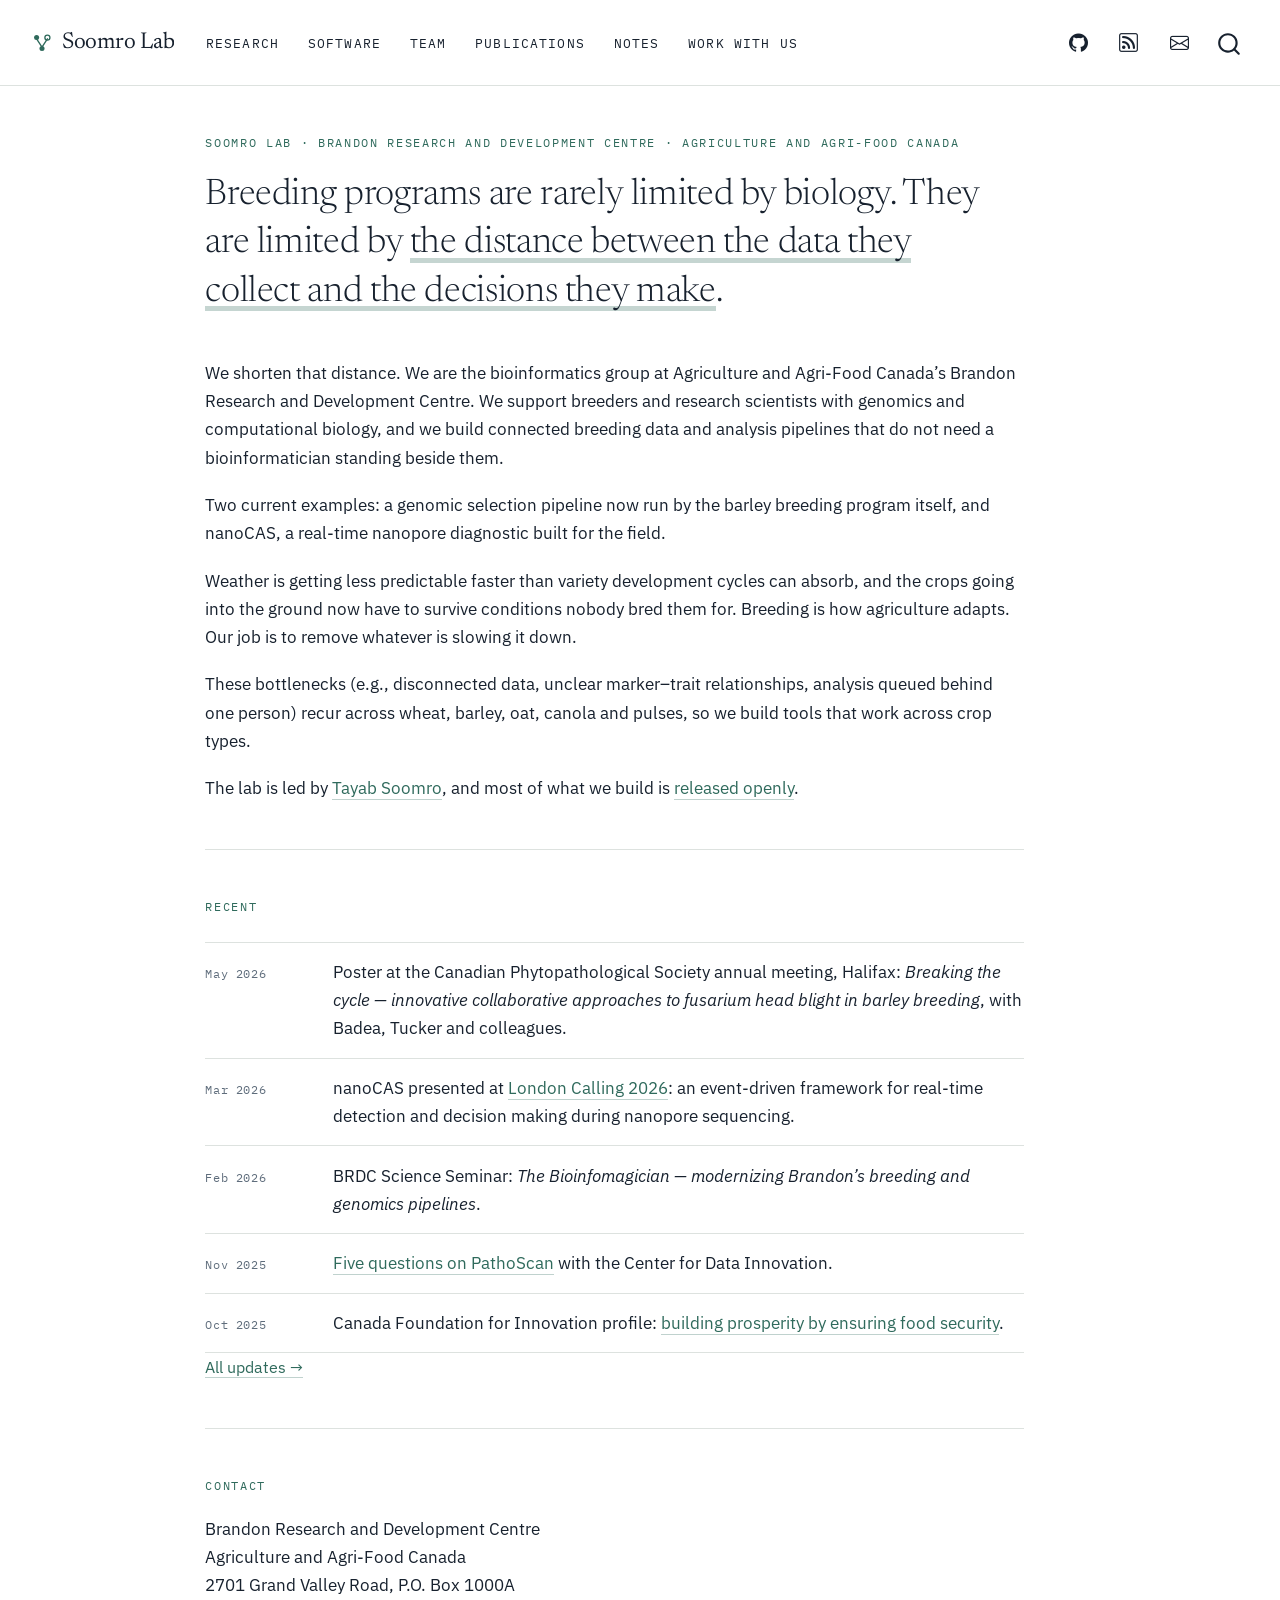
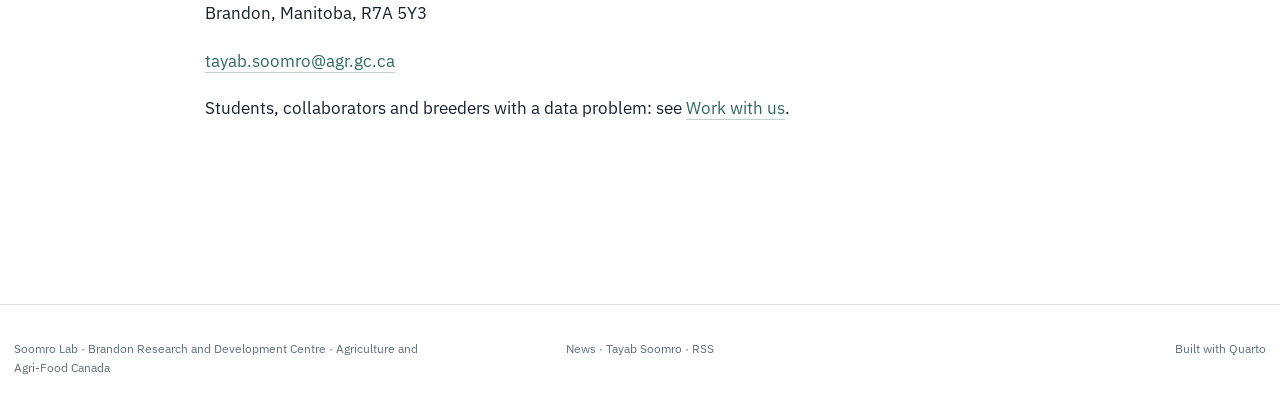
<file: docs/index.html>
<!DOCTYPE html>
<html xmlns="http://www.w3.org/1999/xhtml" lang="en" xml:lang="en"><head>

<meta charset="utf-8">
<meta name="generator" content="quarto-1.9.38">

<meta name="viewport" content="width=device-width, initial-scale=1.0, user-scalable=yes">


<title>Soomro Lab</title>
<style>
/* Default styles provided by pandoc.
** See https://pandoc.org/MANUAL.html#variables-for-html for config info.
*/
code{white-space: pre-wrap;}
span.smallcaps{font-variant: small-caps;}
div.columns{display: flex; gap: min(4vw, 1.5em);}
div.column{flex: auto; overflow-x: auto;}
div.hanging-indent{margin-left: 1.5em; text-indent: -1.5em;}
ul.task-list{list-style: none;}
ul.task-list li input[type="checkbox"] {
  width: 0.8em;
  margin: 0 0.8em 0.2em -1em; /* quarto-specific, see https://github.com/quarto-dev/quarto-cli/issues/4556 */ 
  vertical-align: middle;
}
</style>


<script src="site_libs/quarto-nav/quarto-nav.js"></script>
<script src="site_libs/quarto-nav/headroom.min.js"></script>
<script src="site_libs/clipboard/clipboard.min.js"></script>
<script src="site_libs/quarto-search/autocomplete.umd.js"></script>
<script src="site_libs/quarto-search/fuse.min.js"></script>
<script src="site_libs/quarto-search/quarto-search.js"></script>
<meta name="quarto:offset" content="./">
<link href="./images/favicon.png" rel="icon" type="image/png">
<script src="site_libs/quarto-html/quarto.js" type="module"></script>
<script src="site_libs/quarto-html/tabsets/tabsets.js" type="module"></script>
<script src="site_libs/quarto-html/popper.min.js"></script>
<script src="site_libs/quarto-html/tippy.umd.min.js"></script>
<link href="site_libs/quarto-html/tippy.css" rel="stylesheet">
<link href="site_libs/quarto-html/quarto-syntax-highlighting-18eeef7e313107c10b6b051a6734352e.css" rel="stylesheet" id="quarto-text-highlighting-styles">
<script src="site_libs/bootstrap/bootstrap.min.js"></script>
<link href="site_libs/bootstrap/bootstrap-icons.css" rel="stylesheet">
<link href="site_libs/bootstrap/bootstrap-54711d67d5996e08263c3e0d81db8ddc.min.css" rel="stylesheet" append-hash="true" id="quarto-bootstrap" data-mode="light">
<script id="quarto-search-options" type="application/json">{
  "location": "navbar",
  "copy-button": false,
  "collapse-after": 3,
  "panel-placement": "end",
  "type": "overlay",
  "limit": 50,
  "keyboard-shortcut": [
    "f",
    "/",
    "s"
  ],
  "show-item-context": false,
  "language": {
    "search-no-results-text": "No results",
    "search-matching-documents-text": "matching documents",
    "search-copy-link-title": "Copy link to search",
    "search-hide-matches-text": "Hide additional matches",
    "search-more-match-text": "more match in this document",
    "search-more-matches-text": "more matches in this document",
    "search-clear-button-title": "Clear",
    "search-text-placeholder": "",
    "search-detached-cancel-button-title": "Cancel",
    "search-submit-button-title": "Submit",
    "search-label": "Search"
  }
}</script>
<style>html{ scroll-behavior: smooth; }</style>
<!-- Google tag (gtag.js) -->
<script async="" src="https://www.googletagmanager.com/gtag/js?id=G-F11EKVTXD4"></script>
<script>
  window.dataLayer = window.dataLayer || [];
  function gtag(){dataLayer.push(arguments);}
  gtag('js', new Date());

  gtag('config', 'G-F11EKVTXD4');
</script>


<meta property="og:title" content="Soomro Lab">
<meta property="og:description" content="Bioinformatics for plant breeding at Agriculture and Agri-Food Canada’s Brandon Research and Development Centre.">
<meta property="og:image" content="https://soomrolab.com/images/og-image.png">
<meta property="og:site_name" content="Soomro Lab">
<meta property="og:locale" content="en_CA">
<meta property="og:image:height" content="630">
<meta property="og:image:width" content="1200">
<meta name="twitter:title" content="Soomro Lab">
<meta name="twitter:description" content="Bioinformatics for plant breeding at Agriculture and Agri-Food Canada’s Brandon Research and Development Centre.">
<meta name="twitter:image" content="https://soomrolab.com/images/og-image.png">
<meta name="twitter:card" content="summary_large_image">
<meta name="twitter:image-height" content="630">
<meta name="twitter:image-width" content="1200">
</head>

<body class="nav-fixed fullcontent quarto-light">

<div id="quarto-search-results"></div>
  <header id="quarto-header" class="headroom fixed-top">
    <nav class="navbar navbar-expand-lg " data-bs-theme="dark">
      <div class="navbar-container container-fluid">
      <div class="navbar-brand-container mx-auto">
    <a href="./index.html" class="navbar-brand navbar-brand-logo">
    <img src="./images/logo.svg" alt="Soomro Lab" class="navbar-logo light-content">
    <img src="./images/logo.svg" alt="Soomro Lab" class="navbar-logo dark-content">
    </a>
    <a class="navbar-brand" href="./index.html">
    <span class="navbar-title">Soomro Lab</span>
    </a>
  </div>
            <div id="quarto-search" class="" title="Search"></div>
          <button class="navbar-toggler" type="button" data-bs-toggle="collapse" data-bs-target="#navbarCollapse" aria-controls="navbarCollapse" role="menu" aria-expanded="false" aria-label="Toggle navigation" onclick="if (window.quartoToggleHeadroom) { window.quartoToggleHeadroom(); }">
  <span class="navbar-toggler-icon"></span>
</button>
          <div class="collapse navbar-collapse" id="navbarCollapse">
            <ul class="navbar-nav navbar-nav-scroll me-auto">
  <li class="nav-item">
    <a class="nav-link" href="./research.html"> 
<span class="menu-text">Research</span></a>
  </li>  
  <li class="nav-item">
    <a class="nav-link" href="./software.html"> 
<span class="menu-text">Software</span></a>
  </li>  
  <li class="nav-item">
    <a class="nav-link" href="./people.html"> 
<span class="menu-text">Team</span></a>
  </li>  
  <li class="nav-item">
    <a class="nav-link" href="./publications.html"> 
<span class="menu-text">Publications</span></a>
  </li>  
  <li class="nav-item">
    <a class="nav-link" href="./blog/index.html"> 
<span class="menu-text">Notes</span></a>
  </li>  
  <li class="nav-item">
    <a class="nav-link" href="./join.html"> 
<span class="menu-text">Work with us</span></a>
  </li>  
</ul>
            <ul class="navbar-nav navbar-nav-scroll ms-auto">
  <li class="nav-item compact">
    <a class="nav-link" href="https://github.com/tayabsoomro"> <i class="bi bi-github" role="img" aria-label="GitHub">
</i> 
<span class="menu-text"></span></a>
  </li>  
  <li class="nav-item compact">
    <a class="nav-link" href="./blog/index.xml"> <i class="bi bi-rss" role="img" aria-label="RSS">
</i> 
<span class="menu-text"></span></a>
  </li>  
  <li class="nav-item compact">
    <a class="nav-link" href="mailto:tayab.soomro@agr.gc.ca"> <i class="bi bi-envelope" role="img" aria-label="Email">
</i> 
<span class="menu-text"></span></a>
  </li>  
</ul>
          </div> <!-- /navcollapse -->
            <div class="quarto-navbar-tools">
</div>
      </div> <!-- /container-fluid -->
    </nav>
</header>
<!-- content -->
<div id="quarto-content" class="quarto-container page-columns page-rows-contents page-layout-article page-navbar">
<!-- sidebar -->
<!-- margin-sidebar -->
    
<!-- main -->
<main class="content" id="quarto-document-content"><header id="title-block-header" class="quarto-title-block"></header>




<!-- Machinery. Edit _content/home.yml instead of this file. -->
<p><span class="eyebrow">Soomro Lab · Brandon Research and Development Centre · Agriculture and Agri-Food Canada</span></p>
<div class="lede">
<p>Breeding programs are rarely limited by biology. They are limited by <span class="accent">the distance between the data they collect and the decisions they make</span>.</p>
</div>
<p>We shorten that distance. We are the bioinformatics group at Agriculture and Agri-Food Canada’s Brandon Research and Development Centre. We support breeders and research scientists with genomics and computational biology, and we build connected breeding data and analysis pipelines that do not need a bioinformatician standing beside them.</p>
<p>Two current examples: a genomic selection pipeline now run by the barley breeding program itself, and nanoCAS, a real-time nanopore diagnostic built for the field.</p>
<p>Weather is getting less predictable faster than variety development cycles can absorb, and the crops going into the ground now have to survive conditions nobody bred them for. Breeding is how agriculture adapts. Our job is to remove whatever is slowing it down.</p>
<p>These bottlenecks (e.g., disconnected data, unclear marker–trait relationships, analysis queued behind one person) recur across wheat, barley, oat, canola and pulses, so we build tools that work across crop types.</p>
<p>The lab is led by <a href="./about.html">Tayab Soomro</a>, and most of what we build is <a href="./software.html">released openly</a>.</p>
<hr>
<p><span class="eyebrow">Recent</span></p>
<div class="news">
<div class="item">
<p><span class="date">May 2026</span></p>
<p>Poster at the Canadian Phytopathological Society annual meeting, Halifax: <em>Breaking the cycle — innovative collaborative approaches to fusarium head blight in barley breeding</em>, with Badea, Tucker and colleagues.</p>
</div>
<div class="item">
<p><span class="date">Mar 2026</span></p>
<p>nanoCAS presented at <a href="https://nanoporetech.com/about/events/conferences/london-calling-2026">London Calling 2026</a>: an event-driven framework for real-time detection and decision making during nanopore sequencing.</p>
</div>
<div class="item">
<p><span class="date">Feb 2026</span></p>
<p>BRDC Science Seminar: <em>The Bioinfomagician — modernizing Brandon’s breeding and genomics pipelines</em>.</p>
</div>
<div class="item">
<p><span class="date">Nov 2025</span></p>
<p><a href="https://datainnovation.org/2025/11/5-qs-with-tayab-soomro-co-founder-of-pathoscan/">Five questions on PathoScan</a> with the Center for Data Innovation.</p>
</div>
<div class="item">
<p><span class="date">Oct 2025</span></p>
<p>Canada Foundation for Innovation profile: <a href="https://www.innovation.ca/projects-results/research-stories/tayab-soomro-ensuring-food-security">building prosperity by ensuring food security</a>.</p>
</div>
</div>
<p><span class="subtle"><a href="./news.html">All updates →</a></span></p>
<hr>
<p><span class="eyebrow">Contact</span></p>
<p>Brandon Research and Development Centre<br>
Agriculture and Agri-Food Canada<br>
2701 Grand Valley Road, P.O. Box 1000A<br>
Brandon, Manitoba, R7A 5Y3</p>
<p><a href="mailto:tayab.soomro@agr.gc.ca" class="email">tayab.soomro@agr.gc.ca</a></p>
<p>Students, collaborators and breeders with a data problem: see <a href="./join.html">Work with us</a>.</p>



</main> <!-- /main -->
<script id="quarto-html-after-body" type="application/javascript">
  window.document.addEventListener("DOMContentLoaded", function (event) {
    const isCodeAnnotation = (el) => {
      for (const clz of el.classList) {
        if (clz.startsWith('code-annotation-')) {                     
          return true;
        }
      }
      return false;
    }
    const onCopySuccess = function(e) {
      // button target
      const button = e.trigger;
      // don't keep focus
      button.blur();
      // flash "checked"
      button.classList.add('code-copy-button-checked');
      var currentTitle = button.getAttribute("title");
      button.setAttribute("title", "Copied!");
      let tooltip;
      if (window.bootstrap) {
        button.setAttribute("data-bs-toggle", "tooltip");
        button.setAttribute("data-bs-placement", "left");
        button.setAttribute("data-bs-title", "Copied!");
        tooltip = new bootstrap.Tooltip(button, 
          { trigger: "manual", 
            customClass: "code-copy-button-tooltip",
            offset: [0, -8]});
        tooltip.show();    
      }
      setTimeout(function() {
        if (tooltip) {
          tooltip.hide();
          button.removeAttribute("data-bs-title");
          button.removeAttribute("data-bs-toggle");
          button.removeAttribute("data-bs-placement");
        }
        button.setAttribute("title", currentTitle);
        button.classList.remove('code-copy-button-checked');
      }, 1000);
      // clear code selection
      e.clearSelection();
    }
    const getTextToCopy = function(trigger) {
      const outerScaffold = trigger.parentElement.cloneNode(true);
      const codeEl = outerScaffold.querySelector('code');
      for (const childEl of codeEl.children) {
        if (isCodeAnnotation(childEl)) {
          childEl.remove();
        }
      }
      return codeEl.innerText;
    }
    const clipboard = new window.ClipboardJS('.code-copy-button:not([data-in-quarto-modal])', {
      text: getTextToCopy
    });
    clipboard.on('success', onCopySuccess);
    if (window.document.getElementById('quarto-embedded-source-code-modal')) {
      const clipboardModal = new window.ClipboardJS('.code-copy-button[data-in-quarto-modal]', {
        text: getTextToCopy,
        container: window.document.getElementById('quarto-embedded-source-code-modal')
      });
      clipboardModal.on('success', onCopySuccess);
    }
      var localhostRegex = new RegExp(/^(?:http|https):\/\/localhost\:?[0-9]*\//);
      var mailtoRegex = new RegExp(/^mailto:/);
        var filterRegex = new RegExp("https:\/\/soomrolab\.com");
      var isInternal = (href) => {
          return filterRegex.test(href) || localhostRegex.test(href) || mailtoRegex.test(href);
      }
      // Inspect non-navigation links and adorn them if external
     var links = window.document.querySelectorAll('a[href]:not(.nav-link):not(.navbar-brand):not(.toc-action):not(.sidebar-link):not(.sidebar-item-toggle):not(.pagination-link):not(.no-external):not([aria-hidden]):not(.dropdown-item):not(.quarto-navigation-tool):not(.about-link)');
      for (var i=0; i<links.length; i++) {
        const link = links[i];
        if (!isInternal(link.href)) {
          // undo the damage that might have been done by quarto-nav.js in the case of
          // links that we want to consider external
          if (link.dataset.originalHref !== undefined) {
            link.href = link.dataset.originalHref;
          }
            // target, if specified
            link.setAttribute("target", "_blank");
            if (link.getAttribute("rel") === null) {
              link.setAttribute("rel", "noopener");
            }
        }
      }
    function tippyHover(el, contentFn, onTriggerFn, onUntriggerFn) {
      const config = {
        allowHTML: true,
        maxWidth: 500,
        delay: 100,
        arrow: false,
        appendTo: function(el) {
            return el.parentElement;
        },
        interactive: true,
        interactiveBorder: 10,
        theme: 'quarto',
        placement: 'bottom-start',
      };
      if (contentFn) {
        config.content = contentFn;
      }
      if (onTriggerFn) {
        config.onTrigger = onTriggerFn;
      }
      if (onUntriggerFn) {
        config.onUntrigger = onUntriggerFn;
      }
      window.tippy(el, config); 
    }
    const noterefs = window.document.querySelectorAll('a[role="doc-noteref"]');
    for (var i=0; i<noterefs.length; i++) {
      const ref = noterefs[i];
      tippyHover(ref, function() {
        // use id or data attribute instead here
        let href = ref.getAttribute('data-footnote-href') || ref.getAttribute('href');
        try { href = new URL(href).hash; } catch {}
        const id = href.replace(/^#\/?/, "");
        const note = window.document.getElementById(id);
        if (note) {
          return note.innerHTML;
        } else {
          return "";
        }
      });
    }
    const xrefs = window.document.querySelectorAll('a.quarto-xref');
    const processXRef = (id, note) => {
      // Strip column container classes
      const stripColumnClz = (el) => {
        el.classList.remove("page-full", "page-columns");
        if (el.children) {
          for (const child of el.children) {
            stripColumnClz(child);
          }
        }
      }
      stripColumnClz(note)
      if (id === null || id.startsWith('sec-')) {
        // Special case sections, only their first couple elements
        const container = document.createElement("div");
        if (note.children && note.children.length > 2) {
          container.appendChild(note.children[0].cloneNode(true));
          for (let i = 1; i < note.children.length; i++) {
            const child = note.children[i];
            if (child.tagName === "P" && child.innerText === "") {
              continue;
            } else {
              container.appendChild(child.cloneNode(true));
              break;
            }
          }
          if (window.Quarto?.typesetMath) {
            window.Quarto.typesetMath(container);
          }
          return container.innerHTML
        } else {
          if (window.Quarto?.typesetMath) {
            window.Quarto.typesetMath(note);
          }
          return note.innerHTML;
        }
      } else {
        // Remove any anchor links if they are present
        const anchorLink = note.querySelector('a.anchorjs-link');
        if (anchorLink) {
          anchorLink.remove();
        }
        if (window.Quarto?.typesetMath) {
          window.Quarto.typesetMath(note);
        }
        if (note.classList.contains("callout")) {
          return note.outerHTML;
        } else {
          return note.innerHTML;
        }
      }
    }
    for (var i=0; i<xrefs.length; i++) {
      const xref = xrefs[i];
      tippyHover(xref, undefined, function(instance) {
        instance.disable();
        let url = xref.getAttribute('href');
        let hash = undefined; 
        if (url.startsWith('#')) {
          hash = url;
        } else {
          try { hash = new URL(url).hash; } catch {}
        }
        if (hash) {
          const id = hash.replace(/^#\/?/, "");
          const note = window.document.getElementById(id);
          if (note !== null) {
            try {
              const html = processXRef(id, note.cloneNode(true));
              instance.setContent(html);
            } finally {
              instance.enable();
              instance.show();
            }
          } else {
            // See if we can fetch this
            fetch(url.split('#')[0])
            .then(res => res.text())
            .then(html => {
              const parser = new DOMParser();
              const htmlDoc = parser.parseFromString(html, "text/html");
              const note = htmlDoc.getElementById(id);
              if (note !== null) {
                const html = processXRef(id, note);
                instance.setContent(html);
              } 
            }).finally(() => {
              instance.enable();
              instance.show();
            });
          }
        } else {
          // See if we can fetch a full url (with no hash to target)
          // This is a special case and we should probably do some content thinning / targeting
          fetch(url)
          .then(res => res.text())
          .then(html => {
            const parser = new DOMParser();
            const htmlDoc = parser.parseFromString(html, "text/html");
            const note = htmlDoc.querySelector('main.content');
            if (note !== null) {
              // This should only happen for chapter cross references
              // (since there is no id in the URL)
              // remove the first header
              if (note.children.length > 0 && note.children[0].tagName === "HEADER") {
                note.children[0].remove();
              }
              const html = processXRef(null, note);
              instance.setContent(html);
            } 
          }).finally(() => {
            instance.enable();
            instance.show();
          });
        }
      }, function(instance) {
      });
    }
        let selectedAnnoteEl;
        const selectorForAnnotation = ( cell, annotation) => {
          let cellAttr = 'data-code-cell="' + cell + '"';
          let lineAttr = 'data-code-annotation="' +  annotation + '"';
          const selector = 'span[' + cellAttr + '][' + lineAttr + ']';
          return selector;
        }
        const selectCodeLines = (annoteEl) => {
          const doc = window.document;
          const targetCell = annoteEl.getAttribute("data-target-cell");
          const targetAnnotation = annoteEl.getAttribute("data-target-annotation");
          const annoteSpan = window.document.querySelector(selectorForAnnotation(targetCell, targetAnnotation));
          const lines = annoteSpan.getAttribute("data-code-lines").split(",");
          const lineIds = lines.map((line) => {
            return targetCell + "-" + line;
          })
          let top = null;
          let height = null;
          let parent = null;
          if (lineIds.length > 0) {
              //compute the position of the single el (top and bottom and make a div)
              const el = window.document.getElementById(lineIds[0]);
              top = el.offsetTop;
              height = el.offsetHeight;
              parent = el.parentElement.parentElement;
            if (lineIds.length > 1) {
              const lastEl = window.document.getElementById(lineIds[lineIds.length - 1]);
              const bottom = lastEl.offsetTop + lastEl.offsetHeight;
              height = bottom - top;
            }
            if (top !== null && height !== null && parent !== null) {
              // cook up a div (if necessary) and position it 
              let div = window.document.getElementById("code-annotation-line-highlight");
              if (div === null) {
                div = window.document.createElement("div");
                div.setAttribute("id", "code-annotation-line-highlight");
                div.style.position = 'absolute';
                parent.appendChild(div);
              }
              div.style.top = top - 2 + "px";
              div.style.height = height + 4 + "px";
              div.style.left = 0;
              let gutterDiv = window.document.getElementById("code-annotation-line-highlight-gutter");
              if (gutterDiv === null) {
                gutterDiv = window.document.createElement("div");
                gutterDiv.setAttribute("id", "code-annotation-line-highlight-gutter");
                gutterDiv.style.position = 'absolute';
                const codeCell = window.document.getElementById(targetCell);
                const gutter = codeCell.querySelector('.code-annotation-gutter');
                gutter.appendChild(gutterDiv);
              }
              gutterDiv.style.top = top - 2 + "px";
              gutterDiv.style.height = height + 4 + "px";
            }
            selectedAnnoteEl = annoteEl;
          }
        };
        const unselectCodeLines = () => {
          const elementsIds = ["code-annotation-line-highlight", "code-annotation-line-highlight-gutter"];
          elementsIds.forEach((elId) => {
            const div = window.document.getElementById(elId);
            if (div) {
              div.remove();
            }
          });
          selectedAnnoteEl = undefined;
        };
          // Handle positioning of the toggle
      window.addEventListener(
        "resize",
        throttle(() => {
          elRect = undefined;
          if (selectedAnnoteEl) {
            selectCodeLines(selectedAnnoteEl);
          }
        }, 10)
      );
      function throttle(fn, ms) {
      let throttle = false;
      let timer;
        return (...args) => {
          if(!throttle) { // first call gets through
              fn.apply(this, args);
              throttle = true;
          } else { // all the others get throttled
              if(timer) clearTimeout(timer); // cancel #2
              timer = setTimeout(() => {
                fn.apply(this, args);
                timer = throttle = false;
              }, ms);
          }
        };
      }
        // Attach click handler to the DT
        const annoteDls = window.document.querySelectorAll('dt[data-target-cell]');
        for (const annoteDlNode of annoteDls) {
          annoteDlNode.addEventListener('click', (event) => {
            const clickedEl = event.target;
            if (clickedEl !== selectedAnnoteEl) {
              unselectCodeLines();
              const activeEl = window.document.querySelector('dt[data-target-cell].code-annotation-active');
              if (activeEl) {
                activeEl.classList.remove('code-annotation-active');
              }
              selectCodeLines(clickedEl);
              clickedEl.classList.add('code-annotation-active');
            } else {
              // Unselect the line
              unselectCodeLines();
              clickedEl.classList.remove('code-annotation-active');
            }
          });
        }
    const findCites = (el) => {
      const parentEl = el.parentElement;
      if (parentEl) {
        const cites = parentEl.dataset.cites;
        if (cites) {
          return {
            el,
            cites: cites.split(' ')
          };
        } else {
          return findCites(el.parentElement)
        }
      } else {
        return undefined;
      }
    };
    var bibliorefs = window.document.querySelectorAll('a[role="doc-biblioref"]');
    for (var i=0; i<bibliorefs.length; i++) {
      const ref = bibliorefs[i];
      const citeInfo = findCites(ref);
      if (citeInfo) {
        tippyHover(citeInfo.el, function() {
          var popup = window.document.createElement('div');
          citeInfo.cites.forEach(function(cite) {
            var citeDiv = window.document.createElement('div');
            citeDiv.classList.add('hanging-indent');
            citeDiv.classList.add('csl-entry');
            var biblioDiv = window.document.getElementById('ref-' + cite);
            if (biblioDiv) {
              citeDiv.innerHTML = biblioDiv.innerHTML;
            }
            popup.appendChild(citeDiv);
          });
          return popup.innerHTML;
        });
      }
    }
  });
  </script>
</div> <!-- /content -->
<footer class="footer">
  <div class="nav-footer">
    <div class="nav-footer-left">
<p>Soomro Lab · <a href="https://agriculture.canada.ca/en/science/agriculture-and-agri-food-research-centres/brandon-research-and-development-centre">Brandon Research and Development Centre</a> · Agriculture and Agri-Food Canada</p>
</div>   
    <div class="nav-footer-center">
<p><a href="./news.html">News</a> · <a href="./about.html">Tayab Soomro</a> · <a href="./blog/index.xml">RSS</a></p>
</div>
    <div class="nav-footer-right">
<p>Built with <a href="https://quarto.org">Quarto</a></p>
</div>
  </div>
</footer>




<script src="site_libs/quarto-html/zenscroll-min.js"></script>
</body></html>
</file>
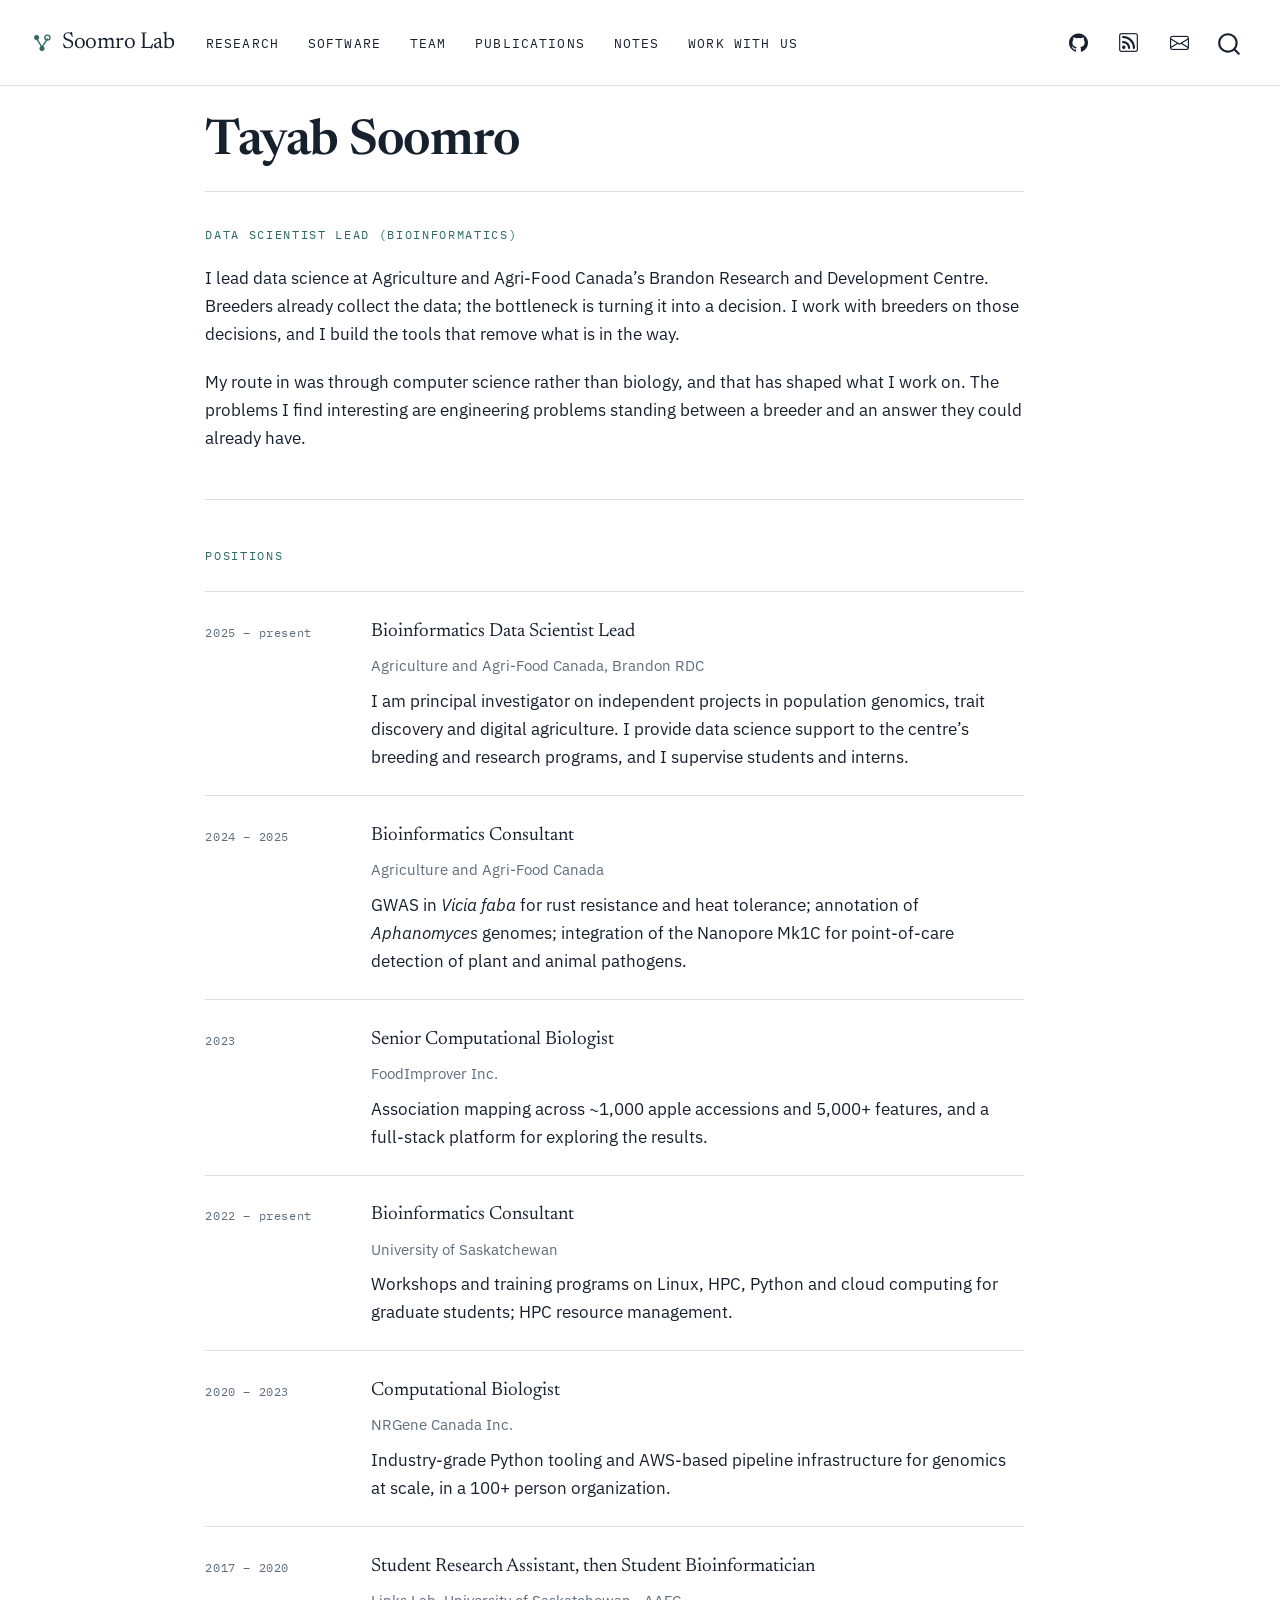
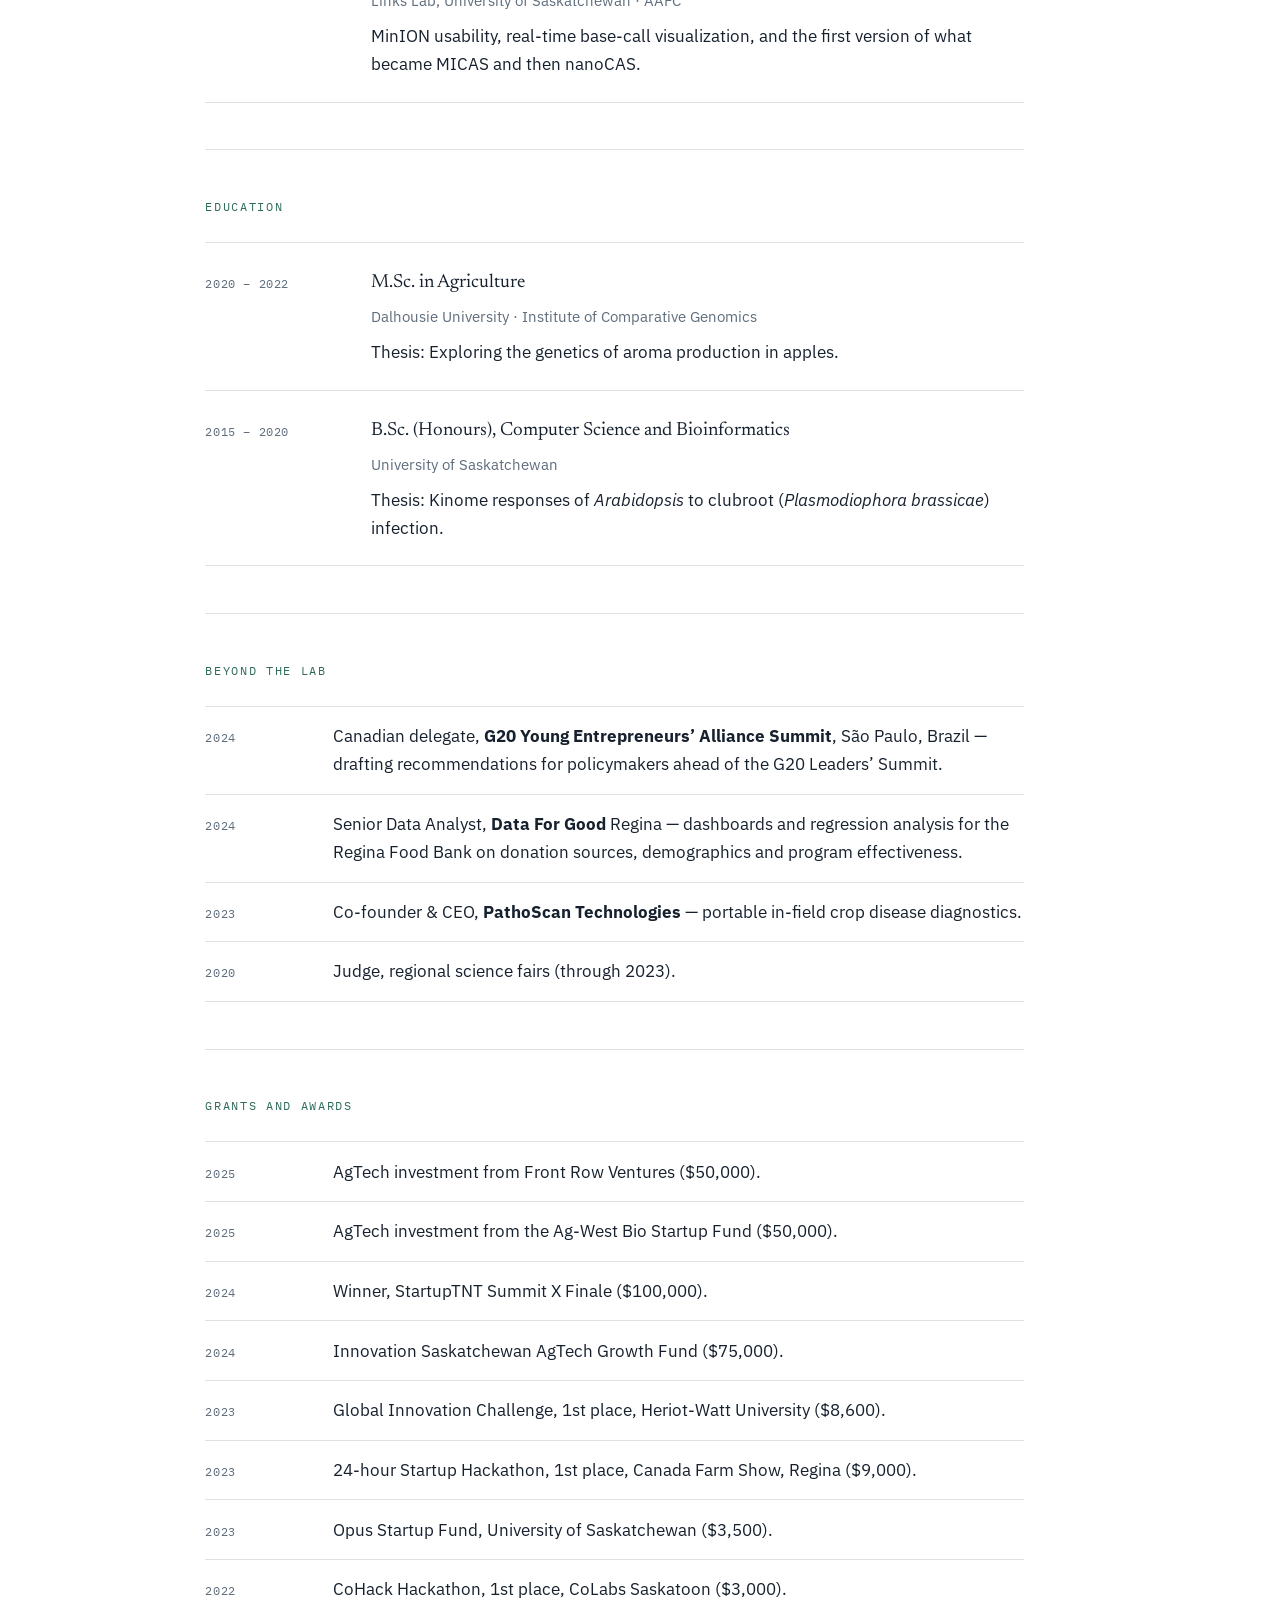
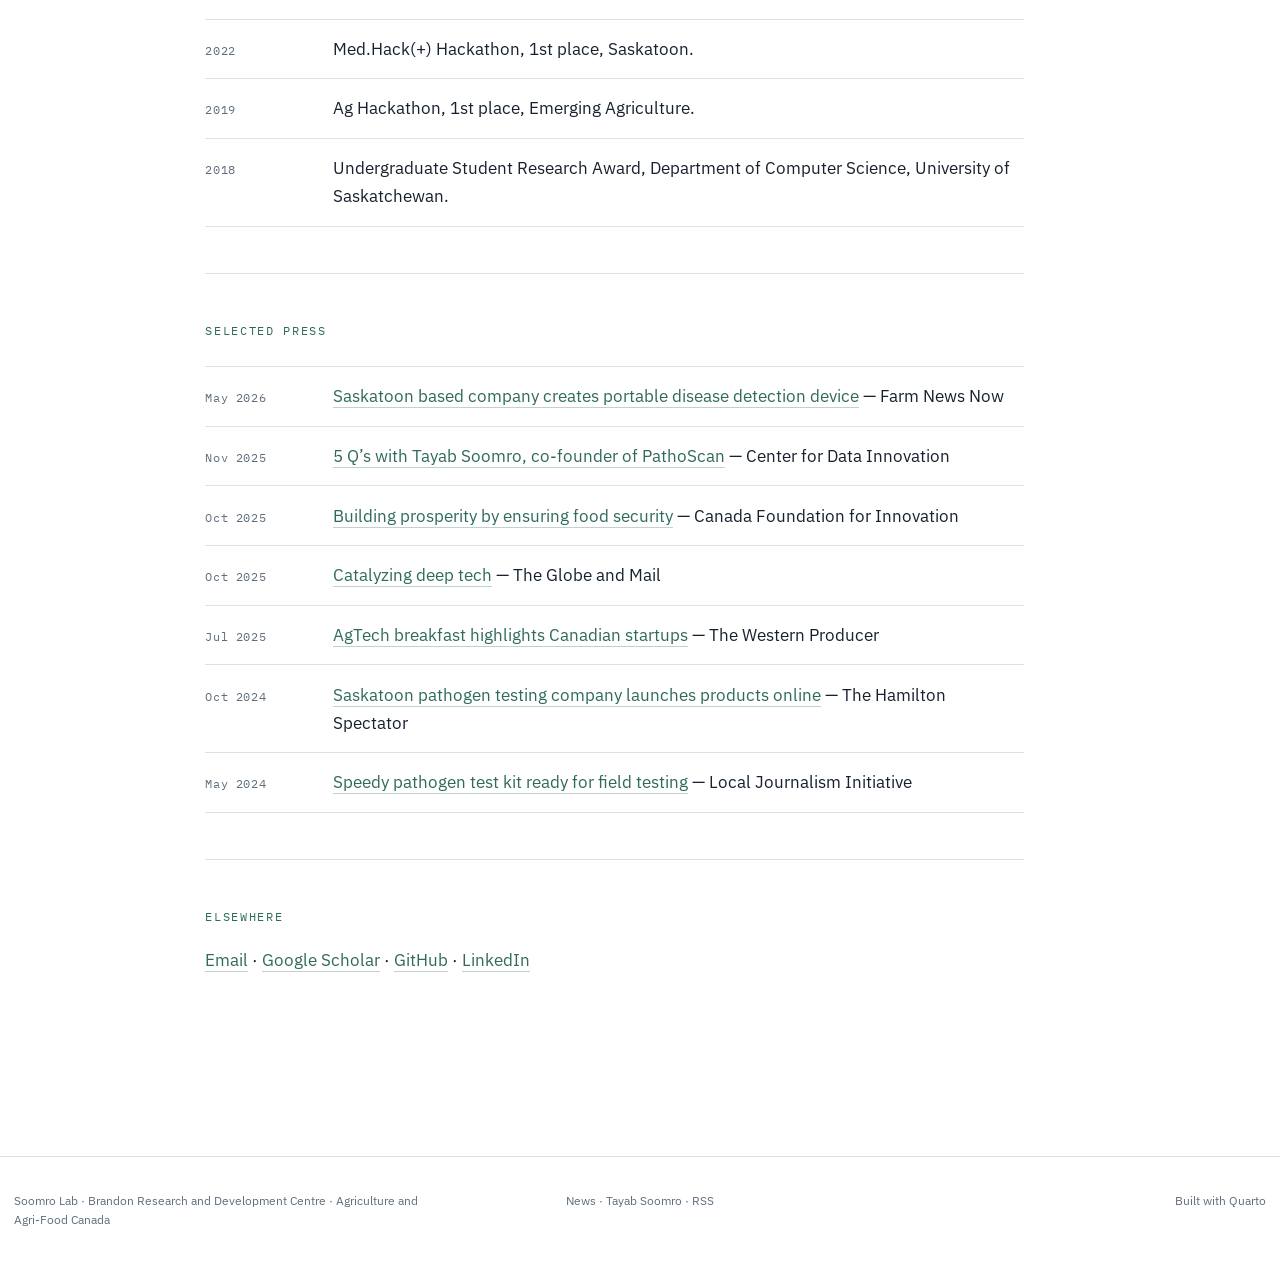
<file: docs/about.html>
<!DOCTYPE html>
<html xmlns="http://www.w3.org/1999/xhtml" lang="en" xml:lang="en"><head>

<meta charset="utf-8">
<meta name="generator" content="quarto-1.9.38">

<meta name="viewport" content="width=device-width, initial-scale=1.0, user-scalable=yes">


<title>Tayab Soomro – Soomro Lab</title>
<style>
/* Default styles provided by pandoc.
** See https://pandoc.org/MANUAL.html#variables-for-html for config info.
*/
code{white-space: pre-wrap;}
span.smallcaps{font-variant: small-caps;}
div.columns{display: flex; gap: min(4vw, 1.5em);}
div.column{flex: auto; overflow-x: auto;}
div.hanging-indent{margin-left: 1.5em; text-indent: -1.5em;}
ul.task-list{list-style: none;}
ul.task-list li input[type="checkbox"] {
  width: 0.8em;
  margin: 0 0.8em 0.2em -1em; /* quarto-specific, see https://github.com/quarto-dev/quarto-cli/issues/4556 */ 
  vertical-align: middle;
}
</style>


<script src="site_libs/quarto-nav/quarto-nav.js"></script>
<script src="site_libs/quarto-nav/headroom.min.js"></script>
<script src="site_libs/clipboard/clipboard.min.js"></script>
<script src="site_libs/quarto-search/autocomplete.umd.js"></script>
<script src="site_libs/quarto-search/fuse.min.js"></script>
<script src="site_libs/quarto-search/quarto-search.js"></script>
<meta name="quarto:offset" content="./">
<link href="./images/favicon.png" rel="icon" type="image/png">
<script src="site_libs/quarto-html/quarto.js" type="module"></script>
<script src="site_libs/quarto-html/tabsets/tabsets.js" type="module"></script>
<script src="site_libs/quarto-html/popper.min.js"></script>
<script src="site_libs/quarto-html/tippy.umd.min.js"></script>
<link href="site_libs/quarto-html/tippy.css" rel="stylesheet">
<link href="site_libs/quarto-html/quarto-syntax-highlighting-18eeef7e313107c10b6b051a6734352e.css" rel="stylesheet" id="quarto-text-highlighting-styles">
<script src="site_libs/bootstrap/bootstrap.min.js"></script>
<link href="site_libs/bootstrap/bootstrap-icons.css" rel="stylesheet">
<link href="site_libs/bootstrap/bootstrap-54711d67d5996e08263c3e0d81db8ddc.min.css" rel="stylesheet" append-hash="true" id="quarto-bootstrap" data-mode="light">
<script id="quarto-search-options" type="application/json">{
  "location": "navbar",
  "copy-button": false,
  "collapse-after": 3,
  "panel-placement": "end",
  "type": "overlay",
  "limit": 50,
  "keyboard-shortcut": [
    "f",
    "/",
    "s"
  ],
  "show-item-context": false,
  "language": {
    "search-no-results-text": "No results",
    "search-matching-documents-text": "matching documents",
    "search-copy-link-title": "Copy link to search",
    "search-hide-matches-text": "Hide additional matches",
    "search-more-match-text": "more match in this document",
    "search-more-matches-text": "more matches in this document",
    "search-clear-button-title": "Clear",
    "search-text-placeholder": "",
    "search-detached-cancel-button-title": "Cancel",
    "search-submit-button-title": "Submit",
    "search-label": "Search"
  }
}</script>
<style>html{ scroll-behavior: smooth; }</style>
<!-- Google tag (gtag.js) -->
<script async="" src="https://www.googletagmanager.com/gtag/js?id=G-F11EKVTXD4"></script>
<script>
  window.dataLayer = window.dataLayer || [];
  function gtag(){dataLayer.push(arguments);}
  gtag('js', new Date());

  gtag('config', 'G-F11EKVTXD4');
</script>


<meta property="og:title" content="Tayab Soomro – Soomro Lab">
<meta property="og:description" content="Bioinformatics for plant breeding at Agriculture and Agri-Food Canada’s Brandon Research and Development Centre.">
<meta property="og:image" content="https://soomrolab.com/images/og-image.png">
<meta property="og:site_name" content="Soomro Lab">
<meta property="og:locale" content="en_CA">
<meta property="og:image:height" content="630">
<meta property="og:image:width" content="1200">
<meta name="twitter:title" content="Tayab Soomro – Soomro Lab">
<meta name="twitter:description" content="Bioinformatics for plant breeding at Agriculture and Agri-Food Canada’s Brandon Research and Development Centre.">
<meta name="twitter:image" content="https://soomrolab.com/images/og-image.png">
<meta name="twitter:card" content="summary_large_image">
<meta name="twitter:image-height" content="630">
<meta name="twitter:image-width" content="1200">
</head>

<body class="nav-fixed fullcontent quarto-light">

<div id="quarto-search-results"></div>
  <header id="quarto-header" class="headroom fixed-top">
    <nav class="navbar navbar-expand-lg " data-bs-theme="dark">
      <div class="navbar-container container-fluid">
      <div class="navbar-brand-container mx-auto">
    <a href="./index.html" class="navbar-brand navbar-brand-logo">
    <img src="./images/logo.svg" alt="Soomro Lab" class="navbar-logo light-content">
    <img src="./images/logo.svg" alt="Soomro Lab" class="navbar-logo dark-content">
    </a>
    <a class="navbar-brand" href="./index.html">
    <span class="navbar-title">Soomro Lab</span>
    </a>
  </div>
            <div id="quarto-search" class="" title="Search"></div>
          <button class="navbar-toggler" type="button" data-bs-toggle="collapse" data-bs-target="#navbarCollapse" aria-controls="navbarCollapse" role="menu" aria-expanded="false" aria-label="Toggle navigation" onclick="if (window.quartoToggleHeadroom) { window.quartoToggleHeadroom(); }">
  <span class="navbar-toggler-icon"></span>
</button>
          <div class="collapse navbar-collapse" id="navbarCollapse">
            <ul class="navbar-nav navbar-nav-scroll me-auto">
  <li class="nav-item">
    <a class="nav-link" href="./research.html"> 
<span class="menu-text">Research</span></a>
  </li>  
  <li class="nav-item">
    <a class="nav-link" href="./software.html"> 
<span class="menu-text">Software</span></a>
  </li>  
  <li class="nav-item">
    <a class="nav-link" href="./people.html"> 
<span class="menu-text">Team</span></a>
  </li>  
  <li class="nav-item">
    <a class="nav-link" href="./publications.html"> 
<span class="menu-text">Publications</span></a>
  </li>  
  <li class="nav-item">
    <a class="nav-link" href="./blog/index.html"> 
<span class="menu-text">Notes</span></a>
  </li>  
  <li class="nav-item">
    <a class="nav-link" href="./join.html"> 
<span class="menu-text">Work with us</span></a>
  </li>  
</ul>
            <ul class="navbar-nav navbar-nav-scroll ms-auto">
  <li class="nav-item compact">
    <a class="nav-link" href="https://github.com/tayabsoomro"> <i class="bi bi-github" role="img" aria-label="GitHub">
</i> 
<span class="menu-text"></span></a>
  </li>  
  <li class="nav-item compact">
    <a class="nav-link" href="./blog/index.xml"> <i class="bi bi-rss" role="img" aria-label="RSS">
</i> 
<span class="menu-text"></span></a>
  </li>  
  <li class="nav-item compact">
    <a class="nav-link" href="mailto:tayab.soomro@agr.gc.ca"> <i class="bi bi-envelope" role="img" aria-label="Email">
</i> 
<span class="menu-text"></span></a>
  </li>  
</ul>
          </div> <!-- /navcollapse -->
            <div class="quarto-navbar-tools">
</div>
      </div> <!-- /container-fluid -->
    </nav>
</header>
<!-- content -->
<div id="quarto-content" class="quarto-container page-columns page-rows-contents page-layout-article page-navbar">
<!-- sidebar -->
<!-- margin-sidebar -->
    
<!-- main -->
<main class="content" id="quarto-document-content">

<header id="title-block-header" class="quarto-title-block default">
<div class="quarto-title">
<h1 class="title">Tayab Soomro</h1>
</div>



<div class="quarto-title-meta">

    
  
    
  </div>
  


</header>


<!-- Machinery. Edit _content/about.yml instead of this file. -->
<p><span class="eyebrow">Data Scientist Lead (Bioinformatics)</span></p>
<p>I lead data science at Agriculture and Agri-Food Canada’s Brandon Research and Development Centre. Breeders already collect the data; the bottleneck is turning it into a decision. I work with breeders on those decisions, and I build the tools that remove what is in the way.</p>
<p>My route in was through computer science rather than biology, and that has shaped what I work on. The problems I find interesting are engineering problems standing between a breeder and an answer they could already have.</p>
<hr>
<p><span class="eyebrow">Positions</span></p>
<div class="timeline">
<div class="entry">
<p><span class="period">2025 – present</span></p>
<div class="detail">
<p><span class="role-name">Bioinformatics Data Scientist Lead</span></p>
<p><span class="org">Agriculture and Agri-Food Canada, Brandon RDC</span></p>
<p>I am principal investigator on independent projects in population genomics, trait discovery and digital agriculture. I provide data science support to the centre’s breeding and research programs, and I supervise students and interns.</p>
</div>
</div>
<div class="entry">
<p><span class="period">2024 – 2025</span></p>
<div class="detail">
<p><span class="role-name">Bioinformatics Consultant</span></p>
<p><span class="org">Agriculture and Agri-Food Canada</span></p>
<p>GWAS in <em>Vicia faba</em> for rust resistance and heat tolerance; annotation of <em>Aphanomyces</em> genomes; integration of the Nanopore Mk1C for point-of-care detection of plant and animal pathogens.</p>
</div>
</div>
<div class="entry">
<p><span class="period">2023</span></p>
<div class="detail">
<p><span class="role-name">Senior Computational Biologist</span></p>
<p><span class="org">FoodImprover Inc.</span></p>
<p>Association mapping across ~1,000 apple accessions and 5,000+ features, and a full-stack platform for exploring the results.</p>
</div>
</div>
<div class="entry">
<p><span class="period">2022 – present</span></p>
<div class="detail">
<p><span class="role-name">Bioinformatics Consultant</span></p>
<p><span class="org">University of Saskatchewan</span></p>
<p>Workshops and training programs on Linux, HPC, Python and cloud computing for graduate students; HPC resource management.</p>
</div>
</div>
<div class="entry">
<p><span class="period">2020 – 2023</span></p>
<div class="detail">
<p><span class="role-name">Computational Biologist</span></p>
<p><span class="org">NRGene Canada Inc.</span></p>
<p>Industry-grade Python tooling and AWS-based pipeline infrastructure for genomics at scale, in a 100+ person organization.</p>
</div>
</div>
<div class="entry">
<p><span class="period">2017 – 2020</span></p>
<div class="detail">
<p><span class="role-name">Student Research Assistant, then Student Bioinformatician</span></p>
<p><span class="org">Links Lab, University of Saskatchewan · AAFC</span></p>
<p>MinION usability, real-time base-call visualization, and the first version of what became MICAS and then nanoCAS.</p>
</div>
</div>
</div>
<hr>
<p><span class="eyebrow">Education</span></p>
<div class="timeline">
<div class="entry">
<p><span class="period">2020 – 2022</span></p>
<div class="detail">
<p><span class="role-name">M.Sc. in Agriculture</span></p>
<p><span class="org">Dalhousie University · Institute of Comparative Genomics</span></p>
<p>Thesis: Exploring the genetics of aroma production in apples.</p>
</div>
</div>
<div class="entry">
<p><span class="period">2015 – 2020</span></p>
<div class="detail">
<p><span class="role-name">B.Sc. (Honours), Computer Science and Bioinformatics</span></p>
<p><span class="org">University of Saskatchewan</span></p>
<p>Thesis: Kinome responses of <em>Arabidopsis</em> to clubroot (<em>Plasmodiophora brassicae</em>) infection.</p>
</div>
</div>
</div>
<hr>
<p><span class="eyebrow">Beyond the lab</span></p>
<div class="news">
<div class="item">
<p><span class="date">2024</span></p>
<p>Canadian delegate, <strong>G20 Young Entrepreneurs’ Alliance Summit</strong>, São Paulo, Brazil — drafting recommendations for policymakers ahead of the G20 Leaders’ Summit.</p>
</div>
<div class="item">
<p><span class="date">2024</span></p>
<p>Senior Data Analyst, <strong>Data For Good</strong> Regina — dashboards and regression analysis for the Regina Food Bank on donation sources, demographics and program effectiveness.</p>
</div>
<div class="item">
<p><span class="date">2023</span></p>
<p>Co-founder &amp; CEO, <strong>PathoScan Technologies</strong> — portable in-field crop disease diagnostics.</p>
</div>
<div class="item">
<p><span class="date">2020</span></p>
<p>Judge, regional science fairs (through 2023).</p>
</div>
</div>
<hr>
<p><span class="eyebrow">Grants and awards</span></p>
<div class="news">
<div class="item">
<p><span class="date">2025</span></p>
<p>AgTech investment from Front Row Ventures ($50,000).</p>
</div>
<div class="item">
<p><span class="date">2025</span></p>
<p>AgTech investment from the Ag-West Bio Startup Fund ($50,000).</p>
</div>
<div class="item">
<p><span class="date">2024</span></p>
<p>Winner, StartupTNT Summit X Finale ($100,000).</p>
</div>
<div class="item">
<p><span class="date">2024</span></p>
<p>Innovation Saskatchewan AgTech Growth Fund ($75,000).</p>
</div>
<div class="item">
<p><span class="date">2023</span></p>
<p>Global Innovation Challenge, 1st place, Heriot-Watt University ($8,600).</p>
</div>
<div class="item">
<p><span class="date">2023</span></p>
<p>24-hour Startup Hackathon, 1st place, Canada Farm Show, Regina ($9,000).</p>
</div>
<div class="item">
<p><span class="date">2023</span></p>
<p>Opus Startup Fund, University of Saskatchewan ($3,500).</p>
</div>
<div class="item">
<p><span class="date">2022</span></p>
<p>CoHack Hackathon, 1st place, CoLabs Saskatoon ($3,000).</p>
</div>
<div class="item">
<p><span class="date">2022</span></p>
<p>Med.Hack(+) Hackathon, 1st place, Saskatoon.</p>
</div>
<div class="item">
<p><span class="date">2019</span></p>
<p>Ag Hackathon, 1st place, Emerging Agriculture.</p>
</div>
<div class="item">
<p><span class="date">2018</span></p>
<p>Undergraduate Student Research Award, Department of Computer Science, University of Saskatchewan.</p>
</div>
</div>
<hr>
<p><span class="eyebrow">Selected press</span></p>
<div class="news">
<div class="item">
<p><span class="date">May 2026</span></p>
<p><a href="https://farmnewsnow.com/2026/05/29/saskatoon-based-company-creates-portable-disease-detection-device/">Saskatoon based company creates portable disease detection device</a> — Farm News Now</p>
</div>
<div class="item">
<p><span class="date">Nov 2025</span></p>
<p><a href="https://datainnovation.org/2025/11/5-qs-with-tayab-soomro-co-founder-of-pathoscan/">5 Q’s with Tayab Soomro, co-founder of PathoScan</a> — Center for Data Innovation</p>
</div>
<div class="item">
<p><span class="date">Oct 2025</span></p>
<p><a href="https://www.innovation.ca/projects-results/research-stories/tayab-soomro-ensuring-food-security">Building prosperity by ensuring food security</a> — Canada Foundation for Innovation</p>
</div>
<div class="item">
<p><span class="date">Oct 2025</span></p>
<p><a href="https://www.theglobeandmail.com/business/adv/article-catalyzing-deep-tech/">Catalyzing deep tech</a> — The Globe and Mail</p>
</div>
<div class="item">
<p><span class="date">Jul 2025</span></p>
<p><a href="https://www.producer.com/wp-research/technology/agtech-breakfast-highlights-canadian-startups/">AgTech breakfast highlights Canadian startups</a> — The Western Producer</p>
</div>
<div class="item">
<p><span class="date">Oct 2024</span></p>
<p><a href="https://www.thespec.com/news/canada/saskatoon-pathogen-testing-company-launches-products-online/article_fcf399c8-bd94-5506-8362-0a4fcb9a5cc0.html">Saskatoon pathogen testing company launches products online</a> — The Hamilton Spectator</p>
</div>
<div class="item">
<p><span class="date">May 2024</span></p>
<p><a href="https://ca.news.yahoo.com/speedy-pathogen-test-kit-ready-015444914.html">Speedy pathogen test kit ready for field testing</a> — Local Journalism Initiative</p>
</div>
</div>
<hr>
<p><span class="eyebrow">Elsewhere</span></p>
<p><a href="mailto:tayab.soomro@agr.gc.ca">Email</a> · <a href="https://scholar.google.com/citations?user=ivHdtcwAAAAJ&amp;hl=en">Google Scholar</a> · <a href="https://github.com/tayabsoomro">GitHub</a> · <a href="https://ca.linkedin.com/in/tayabsoomro">LinkedIn</a></p>



</main> <!-- /main -->
<script id="quarto-html-after-body" type="application/javascript">
  window.document.addEventListener("DOMContentLoaded", function (event) {
    const isCodeAnnotation = (el) => {
      for (const clz of el.classList) {
        if (clz.startsWith('code-annotation-')) {                     
          return true;
        }
      }
      return false;
    }
    const onCopySuccess = function(e) {
      // button target
      const button = e.trigger;
      // don't keep focus
      button.blur();
      // flash "checked"
      button.classList.add('code-copy-button-checked');
      var currentTitle = button.getAttribute("title");
      button.setAttribute("title", "Copied!");
      let tooltip;
      if (window.bootstrap) {
        button.setAttribute("data-bs-toggle", "tooltip");
        button.setAttribute("data-bs-placement", "left");
        button.setAttribute("data-bs-title", "Copied!");
        tooltip = new bootstrap.Tooltip(button, 
          { trigger: "manual", 
            customClass: "code-copy-button-tooltip",
            offset: [0, -8]});
        tooltip.show();    
      }
      setTimeout(function() {
        if (tooltip) {
          tooltip.hide();
          button.removeAttribute("data-bs-title");
          button.removeAttribute("data-bs-toggle");
          button.removeAttribute("data-bs-placement");
        }
        button.setAttribute("title", currentTitle);
        button.classList.remove('code-copy-button-checked');
      }, 1000);
      // clear code selection
      e.clearSelection();
    }
    const getTextToCopy = function(trigger) {
      const outerScaffold = trigger.parentElement.cloneNode(true);
      const codeEl = outerScaffold.querySelector('code');
      for (const childEl of codeEl.children) {
        if (isCodeAnnotation(childEl)) {
          childEl.remove();
        }
      }
      return codeEl.innerText;
    }
    const clipboard = new window.ClipboardJS('.code-copy-button:not([data-in-quarto-modal])', {
      text: getTextToCopy
    });
    clipboard.on('success', onCopySuccess);
    if (window.document.getElementById('quarto-embedded-source-code-modal')) {
      const clipboardModal = new window.ClipboardJS('.code-copy-button[data-in-quarto-modal]', {
        text: getTextToCopy,
        container: window.document.getElementById('quarto-embedded-source-code-modal')
      });
      clipboardModal.on('success', onCopySuccess);
    }
      var localhostRegex = new RegExp(/^(?:http|https):\/\/localhost\:?[0-9]*\//);
      var mailtoRegex = new RegExp(/^mailto:/);
        var filterRegex = new RegExp("https:\/\/soomrolab\.com");
      var isInternal = (href) => {
          return filterRegex.test(href) || localhostRegex.test(href) || mailtoRegex.test(href);
      }
      // Inspect non-navigation links and adorn them if external
     var links = window.document.querySelectorAll('a[href]:not(.nav-link):not(.navbar-brand):not(.toc-action):not(.sidebar-link):not(.sidebar-item-toggle):not(.pagination-link):not(.no-external):not([aria-hidden]):not(.dropdown-item):not(.quarto-navigation-tool):not(.about-link)');
      for (var i=0; i<links.length; i++) {
        const link = links[i];
        if (!isInternal(link.href)) {
          // undo the damage that might have been done by quarto-nav.js in the case of
          // links that we want to consider external
          if (link.dataset.originalHref !== undefined) {
            link.href = link.dataset.originalHref;
          }
            // target, if specified
            link.setAttribute("target", "_blank");
            if (link.getAttribute("rel") === null) {
              link.setAttribute("rel", "noopener");
            }
        }
      }
    function tippyHover(el, contentFn, onTriggerFn, onUntriggerFn) {
      const config = {
        allowHTML: true,
        maxWidth: 500,
        delay: 100,
        arrow: false,
        appendTo: function(el) {
            return el.parentElement;
        },
        interactive: true,
        interactiveBorder: 10,
        theme: 'quarto',
        placement: 'bottom-start',
      };
      if (contentFn) {
        config.content = contentFn;
      }
      if (onTriggerFn) {
        config.onTrigger = onTriggerFn;
      }
      if (onUntriggerFn) {
        config.onUntrigger = onUntriggerFn;
      }
      window.tippy(el, config); 
    }
    const noterefs = window.document.querySelectorAll('a[role="doc-noteref"]');
    for (var i=0; i<noterefs.length; i++) {
      const ref = noterefs[i];
      tippyHover(ref, function() {
        // use id or data attribute instead here
        let href = ref.getAttribute('data-footnote-href') || ref.getAttribute('href');
        try { href = new URL(href).hash; } catch {}
        const id = href.replace(/^#\/?/, "");
        const note = window.document.getElementById(id);
        if (note) {
          return note.innerHTML;
        } else {
          return "";
        }
      });
    }
    const xrefs = window.document.querySelectorAll('a.quarto-xref');
    const processXRef = (id, note) => {
      // Strip column container classes
      const stripColumnClz = (el) => {
        el.classList.remove("page-full", "page-columns");
        if (el.children) {
          for (const child of el.children) {
            stripColumnClz(child);
          }
        }
      }
      stripColumnClz(note)
      if (id === null || id.startsWith('sec-')) {
        // Special case sections, only their first couple elements
        const container = document.createElement("div");
        if (note.children && note.children.length > 2) {
          container.appendChild(note.children[0].cloneNode(true));
          for (let i = 1; i < note.children.length; i++) {
            const child = note.children[i];
            if (child.tagName === "P" && child.innerText === "") {
              continue;
            } else {
              container.appendChild(child.cloneNode(true));
              break;
            }
          }
          if (window.Quarto?.typesetMath) {
            window.Quarto.typesetMath(container);
          }
          return container.innerHTML
        } else {
          if (window.Quarto?.typesetMath) {
            window.Quarto.typesetMath(note);
          }
          return note.innerHTML;
        }
      } else {
        // Remove any anchor links if they are present
        const anchorLink = note.querySelector('a.anchorjs-link');
        if (anchorLink) {
          anchorLink.remove();
        }
        if (window.Quarto?.typesetMath) {
          window.Quarto.typesetMath(note);
        }
        if (note.classList.contains("callout")) {
          return note.outerHTML;
        } else {
          return note.innerHTML;
        }
      }
    }
    for (var i=0; i<xrefs.length; i++) {
      const xref = xrefs[i];
      tippyHover(xref, undefined, function(instance) {
        instance.disable();
        let url = xref.getAttribute('href');
        let hash = undefined; 
        if (url.startsWith('#')) {
          hash = url;
        } else {
          try { hash = new URL(url).hash; } catch {}
        }
        if (hash) {
          const id = hash.replace(/^#\/?/, "");
          const note = window.document.getElementById(id);
          if (note !== null) {
            try {
              const html = processXRef(id, note.cloneNode(true));
              instance.setContent(html);
            } finally {
              instance.enable();
              instance.show();
            }
          } else {
            // See if we can fetch this
            fetch(url.split('#')[0])
            .then(res => res.text())
            .then(html => {
              const parser = new DOMParser();
              const htmlDoc = parser.parseFromString(html, "text/html");
              const note = htmlDoc.getElementById(id);
              if (note !== null) {
                const html = processXRef(id, note);
                instance.setContent(html);
              } 
            }).finally(() => {
              instance.enable();
              instance.show();
            });
          }
        } else {
          // See if we can fetch a full url (with no hash to target)
          // This is a special case and we should probably do some content thinning / targeting
          fetch(url)
          .then(res => res.text())
          .then(html => {
            const parser = new DOMParser();
            const htmlDoc = parser.parseFromString(html, "text/html");
            const note = htmlDoc.querySelector('main.content');
            if (note !== null) {
              // This should only happen for chapter cross references
              // (since there is no id in the URL)
              // remove the first header
              if (note.children.length > 0 && note.children[0].tagName === "HEADER") {
                note.children[0].remove();
              }
              const html = processXRef(null, note);
              instance.setContent(html);
            } 
          }).finally(() => {
            instance.enable();
            instance.show();
          });
        }
      }, function(instance) {
      });
    }
        let selectedAnnoteEl;
        const selectorForAnnotation = ( cell, annotation) => {
          let cellAttr = 'data-code-cell="' + cell + '"';
          let lineAttr = 'data-code-annotation="' +  annotation + '"';
          const selector = 'span[' + cellAttr + '][' + lineAttr + ']';
          return selector;
        }
        const selectCodeLines = (annoteEl) => {
          const doc = window.document;
          const targetCell = annoteEl.getAttribute("data-target-cell");
          const targetAnnotation = annoteEl.getAttribute("data-target-annotation");
          const annoteSpan = window.document.querySelector(selectorForAnnotation(targetCell, targetAnnotation));
          const lines = annoteSpan.getAttribute("data-code-lines").split(",");
          const lineIds = lines.map((line) => {
            return targetCell + "-" + line;
          })
          let top = null;
          let height = null;
          let parent = null;
          if (lineIds.length > 0) {
              //compute the position of the single el (top and bottom and make a div)
              const el = window.document.getElementById(lineIds[0]);
              top = el.offsetTop;
              height = el.offsetHeight;
              parent = el.parentElement.parentElement;
            if (lineIds.length > 1) {
              const lastEl = window.document.getElementById(lineIds[lineIds.length - 1]);
              const bottom = lastEl.offsetTop + lastEl.offsetHeight;
              height = bottom - top;
            }
            if (top !== null && height !== null && parent !== null) {
              // cook up a div (if necessary) and position it 
              let div = window.document.getElementById("code-annotation-line-highlight");
              if (div === null) {
                div = window.document.createElement("div");
                div.setAttribute("id", "code-annotation-line-highlight");
                div.style.position = 'absolute';
                parent.appendChild(div);
              }
              div.style.top = top - 2 + "px";
              div.style.height = height + 4 + "px";
              div.style.left = 0;
              let gutterDiv = window.document.getElementById("code-annotation-line-highlight-gutter");
              if (gutterDiv === null) {
                gutterDiv = window.document.createElement("div");
                gutterDiv.setAttribute("id", "code-annotation-line-highlight-gutter");
                gutterDiv.style.position = 'absolute';
                const codeCell = window.document.getElementById(targetCell);
                const gutter = codeCell.querySelector('.code-annotation-gutter');
                gutter.appendChild(gutterDiv);
              }
              gutterDiv.style.top = top - 2 + "px";
              gutterDiv.style.height = height + 4 + "px";
            }
            selectedAnnoteEl = annoteEl;
          }
        };
        const unselectCodeLines = () => {
          const elementsIds = ["code-annotation-line-highlight", "code-annotation-line-highlight-gutter"];
          elementsIds.forEach((elId) => {
            const div = window.document.getElementById(elId);
            if (div) {
              div.remove();
            }
          });
          selectedAnnoteEl = undefined;
        };
          // Handle positioning of the toggle
      window.addEventListener(
        "resize",
        throttle(() => {
          elRect = undefined;
          if (selectedAnnoteEl) {
            selectCodeLines(selectedAnnoteEl);
          }
        }, 10)
      );
      function throttle(fn, ms) {
      let throttle = false;
      let timer;
        return (...args) => {
          if(!throttle) { // first call gets through
              fn.apply(this, args);
              throttle = true;
          } else { // all the others get throttled
              if(timer) clearTimeout(timer); // cancel #2
              timer = setTimeout(() => {
                fn.apply(this, args);
                timer = throttle = false;
              }, ms);
          }
        };
      }
        // Attach click handler to the DT
        const annoteDls = window.document.querySelectorAll('dt[data-target-cell]');
        for (const annoteDlNode of annoteDls) {
          annoteDlNode.addEventListener('click', (event) => {
            const clickedEl = event.target;
            if (clickedEl !== selectedAnnoteEl) {
              unselectCodeLines();
              const activeEl = window.document.querySelector('dt[data-target-cell].code-annotation-active');
              if (activeEl) {
                activeEl.classList.remove('code-annotation-active');
              }
              selectCodeLines(clickedEl);
              clickedEl.classList.add('code-annotation-active');
            } else {
              // Unselect the line
              unselectCodeLines();
              clickedEl.classList.remove('code-annotation-active');
            }
          });
        }
    const findCites = (el) => {
      const parentEl = el.parentElement;
      if (parentEl) {
        const cites = parentEl.dataset.cites;
        if (cites) {
          return {
            el,
            cites: cites.split(' ')
          };
        } else {
          return findCites(el.parentElement)
        }
      } else {
        return undefined;
      }
    };
    var bibliorefs = window.document.querySelectorAll('a[role="doc-biblioref"]');
    for (var i=0; i<bibliorefs.length; i++) {
      const ref = bibliorefs[i];
      const citeInfo = findCites(ref);
      if (citeInfo) {
        tippyHover(citeInfo.el, function() {
          var popup = window.document.createElement('div');
          citeInfo.cites.forEach(function(cite) {
            var citeDiv = window.document.createElement('div');
            citeDiv.classList.add('hanging-indent');
            citeDiv.classList.add('csl-entry');
            var biblioDiv = window.document.getElementById('ref-' + cite);
            if (biblioDiv) {
              citeDiv.innerHTML = biblioDiv.innerHTML;
            }
            popup.appendChild(citeDiv);
          });
          return popup.innerHTML;
        });
      }
    }
  });
  </script>
</div> <!-- /content -->
<footer class="footer">
  <div class="nav-footer">
    <div class="nav-footer-left">
<p>Soomro Lab · <a href="https://agriculture.canada.ca/en/science/agriculture-and-agri-food-research-centres/brandon-research-and-development-centre">Brandon Research and Development Centre</a> · Agriculture and Agri-Food Canada</p>
</div>   
    <div class="nav-footer-center">
<p><a href="./news.html">News</a> · <a href="./about.html">Tayab Soomro</a> · <a href="./blog/index.xml">RSS</a></p>
</div>
    <div class="nav-footer-right">
<p>Built with <a href="https://quarto.org">Quarto</a></p>
</div>
  </div>
</footer>




<script src="site_libs/quarto-html/zenscroll-min.js"></script>
</body></html>
</file>
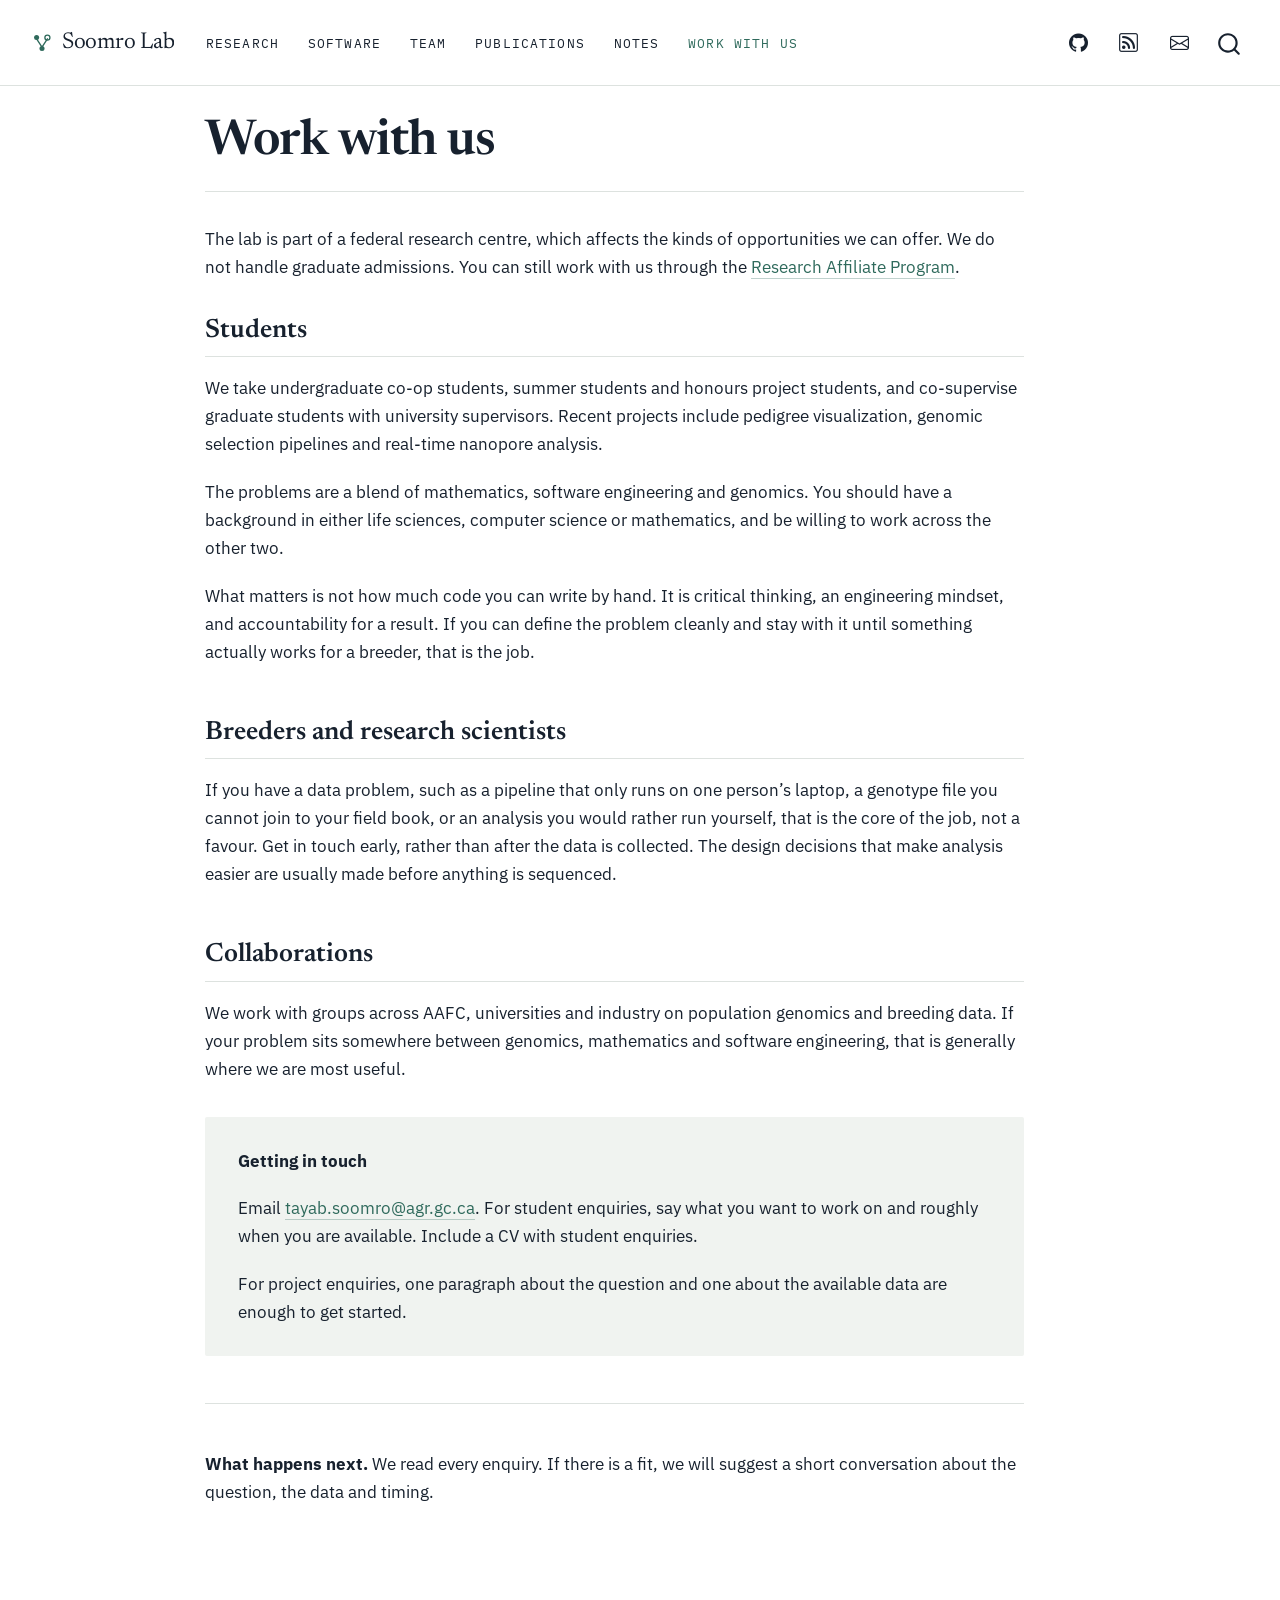
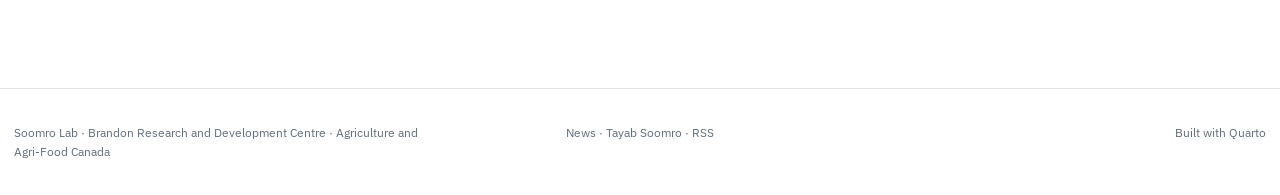
<file: docs/join.html>
<!DOCTYPE html>
<html xmlns="http://www.w3.org/1999/xhtml" lang="en" xml:lang="en"><head>

<meta charset="utf-8">
<meta name="generator" content="quarto-1.9.38">

<meta name="viewport" content="width=device-width, initial-scale=1.0, user-scalable=yes">


<title>Work with us – Soomro Lab</title>
<style>
/* Default styles provided by pandoc.
** See https://pandoc.org/MANUAL.html#variables-for-html for config info.
*/
code{white-space: pre-wrap;}
span.smallcaps{font-variant: small-caps;}
div.columns{display: flex; gap: min(4vw, 1.5em);}
div.column{flex: auto; overflow-x: auto;}
div.hanging-indent{margin-left: 1.5em; text-indent: -1.5em;}
ul.task-list{list-style: none;}
ul.task-list li input[type="checkbox"] {
  width: 0.8em;
  margin: 0 0.8em 0.2em -1em; /* quarto-specific, see https://github.com/quarto-dev/quarto-cli/issues/4556 */ 
  vertical-align: middle;
}
</style>


<script src="site_libs/quarto-nav/quarto-nav.js"></script>
<script src="site_libs/quarto-nav/headroom.min.js"></script>
<script src="site_libs/clipboard/clipboard.min.js"></script>
<script src="site_libs/quarto-search/autocomplete.umd.js"></script>
<script src="site_libs/quarto-search/fuse.min.js"></script>
<script src="site_libs/quarto-search/quarto-search.js"></script>
<meta name="quarto:offset" content="./">
<link href="./images/favicon.png" rel="icon" type="image/png">
<script src="site_libs/quarto-html/quarto.js" type="module"></script>
<script src="site_libs/quarto-html/tabsets/tabsets.js" type="module"></script>
<script src="site_libs/quarto-html/popper.min.js"></script>
<script src="site_libs/quarto-html/tippy.umd.min.js"></script>
<link href="site_libs/quarto-html/tippy.css" rel="stylesheet">
<link href="site_libs/quarto-html/quarto-syntax-highlighting-18eeef7e313107c10b6b051a6734352e.css" rel="stylesheet" id="quarto-text-highlighting-styles">
<script src="site_libs/bootstrap/bootstrap.min.js"></script>
<link href="site_libs/bootstrap/bootstrap-icons.css" rel="stylesheet">
<link href="site_libs/bootstrap/bootstrap-54711d67d5996e08263c3e0d81db8ddc.min.css" rel="stylesheet" append-hash="true" id="quarto-bootstrap" data-mode="light">
<script id="quarto-search-options" type="application/json">{
  "location": "navbar",
  "copy-button": false,
  "collapse-after": 3,
  "panel-placement": "end",
  "type": "overlay",
  "limit": 50,
  "keyboard-shortcut": [
    "f",
    "/",
    "s"
  ],
  "show-item-context": false,
  "language": {
    "search-no-results-text": "No results",
    "search-matching-documents-text": "matching documents",
    "search-copy-link-title": "Copy link to search",
    "search-hide-matches-text": "Hide additional matches",
    "search-more-match-text": "more match in this document",
    "search-more-matches-text": "more matches in this document",
    "search-clear-button-title": "Clear",
    "search-text-placeholder": "",
    "search-detached-cancel-button-title": "Cancel",
    "search-submit-button-title": "Submit",
    "search-label": "Search"
  }
}</script>
<style>html{ scroll-behavior: smooth; }</style>
<!-- Google tag (gtag.js) -->
<script async="" src="https://www.googletagmanager.com/gtag/js?id=G-F11EKVTXD4"></script>
<script>
  window.dataLayer = window.dataLayer || [];
  function gtag(){dataLayer.push(arguments);}
  gtag('js', new Date());

  gtag('config', 'G-F11EKVTXD4');
</script>


<meta property="og:title" content="Work with us – Soomro Lab">
<meta property="og:description" content="Bioinformatics for plant breeding at Agriculture and Agri-Food Canada’s Brandon Research and Development Centre.">
<meta property="og:image" content="https://soomrolab.com/images/og-image.png">
<meta property="og:site_name" content="Soomro Lab">
<meta property="og:locale" content="en_CA">
<meta property="og:image:height" content="630">
<meta property="og:image:width" content="1200">
<meta name="twitter:title" content="Work with us – Soomro Lab">
<meta name="twitter:description" content="Bioinformatics for plant breeding at Agriculture and Agri-Food Canada’s Brandon Research and Development Centre.">
<meta name="twitter:image" content="https://soomrolab.com/images/og-image.png">
<meta name="twitter:card" content="summary_large_image">
<meta name="twitter:image-height" content="630">
<meta name="twitter:image-width" content="1200">
</head>

<body class="nav-fixed fullcontent quarto-light">

<div id="quarto-search-results"></div>
  <header id="quarto-header" class="headroom fixed-top">
    <nav class="navbar navbar-expand-lg " data-bs-theme="dark">
      <div class="navbar-container container-fluid">
      <div class="navbar-brand-container mx-auto">
    <a href="./index.html" class="navbar-brand navbar-brand-logo">
    <img src="./images/logo.svg" alt="Soomro Lab" class="navbar-logo light-content">
    <img src="./images/logo.svg" alt="Soomro Lab" class="navbar-logo dark-content">
    </a>
    <a class="navbar-brand" href="./index.html">
    <span class="navbar-title">Soomro Lab</span>
    </a>
  </div>
            <div id="quarto-search" class="" title="Search"></div>
          <button class="navbar-toggler" type="button" data-bs-toggle="collapse" data-bs-target="#navbarCollapse" aria-controls="navbarCollapse" role="menu" aria-expanded="false" aria-label="Toggle navigation" onclick="if (window.quartoToggleHeadroom) { window.quartoToggleHeadroom(); }">
  <span class="navbar-toggler-icon"></span>
</button>
          <div class="collapse navbar-collapse" id="navbarCollapse">
            <ul class="navbar-nav navbar-nav-scroll me-auto">
  <li class="nav-item">
    <a class="nav-link" href="./research.html"> 
<span class="menu-text">Research</span></a>
  </li>  
  <li class="nav-item">
    <a class="nav-link" href="./software.html"> 
<span class="menu-text">Software</span></a>
  </li>  
  <li class="nav-item">
    <a class="nav-link" href="./people.html"> 
<span class="menu-text">Team</span></a>
  </li>  
  <li class="nav-item">
    <a class="nav-link" href="./publications.html"> 
<span class="menu-text">Publications</span></a>
  </li>  
  <li class="nav-item">
    <a class="nav-link" href="./blog/index.html"> 
<span class="menu-text">Notes</span></a>
  </li>  
  <li class="nav-item">
    <a class="nav-link active" href="./join.html" aria-current="page"> 
<span class="menu-text">Work with us</span></a>
  </li>  
</ul>
            <ul class="navbar-nav navbar-nav-scroll ms-auto">
  <li class="nav-item compact">
    <a class="nav-link" href="https://github.com/tayabsoomro"> <i class="bi bi-github" role="img" aria-label="GitHub">
</i> 
<span class="menu-text"></span></a>
  </li>  
  <li class="nav-item compact">
    <a class="nav-link" href="./blog/index.xml"> <i class="bi bi-rss" role="img" aria-label="RSS">
</i> 
<span class="menu-text"></span></a>
  </li>  
  <li class="nav-item compact">
    <a class="nav-link" href="mailto:tayab.soomro@agr.gc.ca"> <i class="bi bi-envelope" role="img" aria-label="Email">
</i> 
<span class="menu-text"></span></a>
  </li>  
</ul>
          </div> <!-- /navcollapse -->
            <div class="quarto-navbar-tools">
</div>
      </div> <!-- /container-fluid -->
    </nav>
</header>
<!-- content -->
<div id="quarto-content" class="quarto-container page-columns page-rows-contents page-layout-article page-navbar">
<!-- sidebar -->
<!-- margin-sidebar -->
    
<!-- main -->
<main class="content" id="quarto-document-content">

<header id="title-block-header" class="quarto-title-block default">
<div class="quarto-title">
<h1 class="title">Work with us</h1>
</div>



<div class="quarto-title-meta">

    
  
    
  </div>
  


</header>


<!-- Machinery. Edit _content/join.yml instead of this file. -->
<p>The lab is part of a federal research centre, which affects the kinds of opportunities we can offer. We do not handle graduate admissions. You can still work with us through the <a href="https://www.canada.ca/en/public-service-commission/jobs/services/recruitment/students/research-affiliate-program.html">Research Affiliate Program</a>.</p>
<section id="students" class="level2">
<h2 data-anchor-id="students">Students</h2>
<p>We take undergraduate co-op students, summer students and honours project students, and co-supervise graduate students with university supervisors. Recent projects include pedigree visualization, genomic selection pipelines and real-time nanopore analysis.</p>
<p>The problems are a blend of mathematics, software engineering and genomics. You should have a background in either life sciences, computer science or mathematics, and be willing to work across the other two.</p>
<p>What matters is not how much code you can write by hand. It is critical thinking, an engineering mindset, and accountability for a result. If you can define the problem cleanly and stay with it until something actually works for a breeder, that is the job.</p>
</section>
<section id="breeders-and-research-scientists" class="level2">
<h2 data-anchor-id="breeders-and-research-scientists">Breeders and research scientists</h2>
<p>If you have a data problem, such as a pipeline that only runs on one person’s laptop, a genotype file you cannot join to your field book, or an analysis you would rather run yourself, that is the core of the job, not a favour. Get in touch early, rather than after the data is collected. The design decisions that make analysis easier are usually made before anything is sequenced.</p>
</section>
<section id="collaborations" class="level2">
<h2 data-anchor-id="collaborations">Collaborations</h2>
<p>We work with groups across AAFC, universities and industry on population genomics and breeding data. If your problem sits somewhere between genomics, mathematics and software engineering, that is generally where we are most useful.</p>
<div class="panel">
<p><strong>Getting in touch</strong></p>
<p>Email <a href="mailto:tayab.soomro@agr.gc.ca">tayab.soomro@agr.gc.ca</a>. For student enquiries, say what you want to work on and roughly when you are available. Include a CV with student enquiries.</p>
<p>For project enquiries, one paragraph about the question and one about the available data are enough to get started.</p>
</div>
<hr>
<p><strong>What happens next.</strong> We read every enquiry. If there is a fit, we will suggest a short conversation about the question, the data and timing.</p>


</section>

</main> <!-- /main -->
<script id="quarto-html-after-body" type="application/javascript">
  window.document.addEventListener("DOMContentLoaded", function (event) {
    const isCodeAnnotation = (el) => {
      for (const clz of el.classList) {
        if (clz.startsWith('code-annotation-')) {                     
          return true;
        }
      }
      return false;
    }
    const onCopySuccess = function(e) {
      // button target
      const button = e.trigger;
      // don't keep focus
      button.blur();
      // flash "checked"
      button.classList.add('code-copy-button-checked');
      var currentTitle = button.getAttribute("title");
      button.setAttribute("title", "Copied!");
      let tooltip;
      if (window.bootstrap) {
        button.setAttribute("data-bs-toggle", "tooltip");
        button.setAttribute("data-bs-placement", "left");
        button.setAttribute("data-bs-title", "Copied!");
        tooltip = new bootstrap.Tooltip(button, 
          { trigger: "manual", 
            customClass: "code-copy-button-tooltip",
            offset: [0, -8]});
        tooltip.show();    
      }
      setTimeout(function() {
        if (tooltip) {
          tooltip.hide();
          button.removeAttribute("data-bs-title");
          button.removeAttribute("data-bs-toggle");
          button.removeAttribute("data-bs-placement");
        }
        button.setAttribute("title", currentTitle);
        button.classList.remove('code-copy-button-checked');
      }, 1000);
      // clear code selection
      e.clearSelection();
    }
    const getTextToCopy = function(trigger) {
      const outerScaffold = trigger.parentElement.cloneNode(true);
      const codeEl = outerScaffold.querySelector('code');
      for (const childEl of codeEl.children) {
        if (isCodeAnnotation(childEl)) {
          childEl.remove();
        }
      }
      return codeEl.innerText;
    }
    const clipboard = new window.ClipboardJS('.code-copy-button:not([data-in-quarto-modal])', {
      text: getTextToCopy
    });
    clipboard.on('success', onCopySuccess);
    if (window.document.getElementById('quarto-embedded-source-code-modal')) {
      const clipboardModal = new window.ClipboardJS('.code-copy-button[data-in-quarto-modal]', {
        text: getTextToCopy,
        container: window.document.getElementById('quarto-embedded-source-code-modal')
      });
      clipboardModal.on('success', onCopySuccess);
    }
      var localhostRegex = new RegExp(/^(?:http|https):\/\/localhost\:?[0-9]*\//);
      var mailtoRegex = new RegExp(/^mailto:/);
        var filterRegex = new RegExp("https:\/\/soomrolab\.com");
      var isInternal = (href) => {
          return filterRegex.test(href) || localhostRegex.test(href) || mailtoRegex.test(href);
      }
      // Inspect non-navigation links and adorn them if external
     var links = window.document.querySelectorAll('a[href]:not(.nav-link):not(.navbar-brand):not(.toc-action):not(.sidebar-link):not(.sidebar-item-toggle):not(.pagination-link):not(.no-external):not([aria-hidden]):not(.dropdown-item):not(.quarto-navigation-tool):not(.about-link)');
      for (var i=0; i<links.length; i++) {
        const link = links[i];
        if (!isInternal(link.href)) {
          // undo the damage that might have been done by quarto-nav.js in the case of
          // links that we want to consider external
          if (link.dataset.originalHref !== undefined) {
            link.href = link.dataset.originalHref;
          }
            // target, if specified
            link.setAttribute("target", "_blank");
            if (link.getAttribute("rel") === null) {
              link.setAttribute("rel", "noopener");
            }
        }
      }
    function tippyHover(el, contentFn, onTriggerFn, onUntriggerFn) {
      const config = {
        allowHTML: true,
        maxWidth: 500,
        delay: 100,
        arrow: false,
        appendTo: function(el) {
            return el.parentElement;
        },
        interactive: true,
        interactiveBorder: 10,
        theme: 'quarto',
        placement: 'bottom-start',
      };
      if (contentFn) {
        config.content = contentFn;
      }
      if (onTriggerFn) {
        config.onTrigger = onTriggerFn;
      }
      if (onUntriggerFn) {
        config.onUntrigger = onUntriggerFn;
      }
      window.tippy(el, config); 
    }
    const noterefs = window.document.querySelectorAll('a[role="doc-noteref"]');
    for (var i=0; i<noterefs.length; i++) {
      const ref = noterefs[i];
      tippyHover(ref, function() {
        // use id or data attribute instead here
        let href = ref.getAttribute('data-footnote-href') || ref.getAttribute('href');
        try { href = new URL(href).hash; } catch {}
        const id = href.replace(/^#\/?/, "");
        const note = window.document.getElementById(id);
        if (note) {
          return note.innerHTML;
        } else {
          return "";
        }
      });
    }
    const xrefs = window.document.querySelectorAll('a.quarto-xref');
    const processXRef = (id, note) => {
      // Strip column container classes
      const stripColumnClz = (el) => {
        el.classList.remove("page-full", "page-columns");
        if (el.children) {
          for (const child of el.children) {
            stripColumnClz(child);
          }
        }
      }
      stripColumnClz(note)
      if (id === null || id.startsWith('sec-')) {
        // Special case sections, only their first couple elements
        const container = document.createElement("div");
        if (note.children && note.children.length > 2) {
          container.appendChild(note.children[0].cloneNode(true));
          for (let i = 1; i < note.children.length; i++) {
            const child = note.children[i];
            if (child.tagName === "P" && child.innerText === "") {
              continue;
            } else {
              container.appendChild(child.cloneNode(true));
              break;
            }
          }
          if (window.Quarto?.typesetMath) {
            window.Quarto.typesetMath(container);
          }
          return container.innerHTML
        } else {
          if (window.Quarto?.typesetMath) {
            window.Quarto.typesetMath(note);
          }
          return note.innerHTML;
        }
      } else {
        // Remove any anchor links if they are present
        const anchorLink = note.querySelector('a.anchorjs-link');
        if (anchorLink) {
          anchorLink.remove();
        }
        if (window.Quarto?.typesetMath) {
          window.Quarto.typesetMath(note);
        }
        if (note.classList.contains("callout")) {
          return note.outerHTML;
        } else {
          return note.innerHTML;
        }
      }
    }
    for (var i=0; i<xrefs.length; i++) {
      const xref = xrefs[i];
      tippyHover(xref, undefined, function(instance) {
        instance.disable();
        let url = xref.getAttribute('href');
        let hash = undefined; 
        if (url.startsWith('#')) {
          hash = url;
        } else {
          try { hash = new URL(url).hash; } catch {}
        }
        if (hash) {
          const id = hash.replace(/^#\/?/, "");
          const note = window.document.getElementById(id);
          if (note !== null) {
            try {
              const html = processXRef(id, note.cloneNode(true));
              instance.setContent(html);
            } finally {
              instance.enable();
              instance.show();
            }
          } else {
            // See if we can fetch this
            fetch(url.split('#')[0])
            .then(res => res.text())
            .then(html => {
              const parser = new DOMParser();
              const htmlDoc = parser.parseFromString(html, "text/html");
              const note = htmlDoc.getElementById(id);
              if (note !== null) {
                const html = processXRef(id, note);
                instance.setContent(html);
              } 
            }).finally(() => {
              instance.enable();
              instance.show();
            });
          }
        } else {
          // See if we can fetch a full url (with no hash to target)
          // This is a special case and we should probably do some content thinning / targeting
          fetch(url)
          .then(res => res.text())
          .then(html => {
            const parser = new DOMParser();
            const htmlDoc = parser.parseFromString(html, "text/html");
            const note = htmlDoc.querySelector('main.content');
            if (note !== null) {
              // This should only happen for chapter cross references
              // (since there is no id in the URL)
              // remove the first header
              if (note.children.length > 0 && note.children[0].tagName === "HEADER") {
                note.children[0].remove();
              }
              const html = processXRef(null, note);
              instance.setContent(html);
            } 
          }).finally(() => {
            instance.enable();
            instance.show();
          });
        }
      }, function(instance) {
      });
    }
        let selectedAnnoteEl;
        const selectorForAnnotation = ( cell, annotation) => {
          let cellAttr = 'data-code-cell="' + cell + '"';
          let lineAttr = 'data-code-annotation="' +  annotation + '"';
          const selector = 'span[' + cellAttr + '][' + lineAttr + ']';
          return selector;
        }
        const selectCodeLines = (annoteEl) => {
          const doc = window.document;
          const targetCell = annoteEl.getAttribute("data-target-cell");
          const targetAnnotation = annoteEl.getAttribute("data-target-annotation");
          const annoteSpan = window.document.querySelector(selectorForAnnotation(targetCell, targetAnnotation));
          const lines = annoteSpan.getAttribute("data-code-lines").split(",");
          const lineIds = lines.map((line) => {
            return targetCell + "-" + line;
          })
          let top = null;
          let height = null;
          let parent = null;
          if (lineIds.length > 0) {
              //compute the position of the single el (top and bottom and make a div)
              const el = window.document.getElementById(lineIds[0]);
              top = el.offsetTop;
              height = el.offsetHeight;
              parent = el.parentElement.parentElement;
            if (lineIds.length > 1) {
              const lastEl = window.document.getElementById(lineIds[lineIds.length - 1]);
              const bottom = lastEl.offsetTop + lastEl.offsetHeight;
              height = bottom - top;
            }
            if (top !== null && height !== null && parent !== null) {
              // cook up a div (if necessary) and position it 
              let div = window.document.getElementById("code-annotation-line-highlight");
              if (div === null) {
                div = window.document.createElement("div");
                div.setAttribute("id", "code-annotation-line-highlight");
                div.style.position = 'absolute';
                parent.appendChild(div);
              }
              div.style.top = top - 2 + "px";
              div.style.height = height + 4 + "px";
              div.style.left = 0;
              let gutterDiv = window.document.getElementById("code-annotation-line-highlight-gutter");
              if (gutterDiv === null) {
                gutterDiv = window.document.createElement("div");
                gutterDiv.setAttribute("id", "code-annotation-line-highlight-gutter");
                gutterDiv.style.position = 'absolute';
                const codeCell = window.document.getElementById(targetCell);
                const gutter = codeCell.querySelector('.code-annotation-gutter');
                gutter.appendChild(gutterDiv);
              }
              gutterDiv.style.top = top - 2 + "px";
              gutterDiv.style.height = height + 4 + "px";
            }
            selectedAnnoteEl = annoteEl;
          }
        };
        const unselectCodeLines = () => {
          const elementsIds = ["code-annotation-line-highlight", "code-annotation-line-highlight-gutter"];
          elementsIds.forEach((elId) => {
            const div = window.document.getElementById(elId);
            if (div) {
              div.remove();
            }
          });
          selectedAnnoteEl = undefined;
        };
          // Handle positioning of the toggle
      window.addEventListener(
        "resize",
        throttle(() => {
          elRect = undefined;
          if (selectedAnnoteEl) {
            selectCodeLines(selectedAnnoteEl);
          }
        }, 10)
      );
      function throttle(fn, ms) {
      let throttle = false;
      let timer;
        return (...args) => {
          if(!throttle) { // first call gets through
              fn.apply(this, args);
              throttle = true;
          } else { // all the others get throttled
              if(timer) clearTimeout(timer); // cancel #2
              timer = setTimeout(() => {
                fn.apply(this, args);
                timer = throttle = false;
              }, ms);
          }
        };
      }
        // Attach click handler to the DT
        const annoteDls = window.document.querySelectorAll('dt[data-target-cell]');
        for (const annoteDlNode of annoteDls) {
          annoteDlNode.addEventListener('click', (event) => {
            const clickedEl = event.target;
            if (clickedEl !== selectedAnnoteEl) {
              unselectCodeLines();
              const activeEl = window.document.querySelector('dt[data-target-cell].code-annotation-active');
              if (activeEl) {
                activeEl.classList.remove('code-annotation-active');
              }
              selectCodeLines(clickedEl);
              clickedEl.classList.add('code-annotation-active');
            } else {
              // Unselect the line
              unselectCodeLines();
              clickedEl.classList.remove('code-annotation-active');
            }
          });
        }
    const findCites = (el) => {
      const parentEl = el.parentElement;
      if (parentEl) {
        const cites = parentEl.dataset.cites;
        if (cites) {
          return {
            el,
            cites: cites.split(' ')
          };
        } else {
          return findCites(el.parentElement)
        }
      } else {
        return undefined;
      }
    };
    var bibliorefs = window.document.querySelectorAll('a[role="doc-biblioref"]');
    for (var i=0; i<bibliorefs.length; i++) {
      const ref = bibliorefs[i];
      const citeInfo = findCites(ref);
      if (citeInfo) {
        tippyHover(citeInfo.el, function() {
          var popup = window.document.createElement('div');
          citeInfo.cites.forEach(function(cite) {
            var citeDiv = window.document.createElement('div');
            citeDiv.classList.add('hanging-indent');
            citeDiv.classList.add('csl-entry');
            var biblioDiv = window.document.getElementById('ref-' + cite);
            if (biblioDiv) {
              citeDiv.innerHTML = biblioDiv.innerHTML;
            }
            popup.appendChild(citeDiv);
          });
          return popup.innerHTML;
        });
      }
    }
  });
  </script>
</div> <!-- /content -->
<footer class="footer">
  <div class="nav-footer">
    <div class="nav-footer-left">
<p>Soomro Lab · <a href="https://agriculture.canada.ca/en/science/agriculture-and-agri-food-research-centres/brandon-research-and-development-centre">Brandon Research and Development Centre</a> · Agriculture and Agri-Food Canada</p>
</div>   
    <div class="nav-footer-center">
<p><a href="./news.html">News</a> · <a href="./about.html">Tayab Soomro</a> · <a href="./blog/index.xml">RSS</a></p>
</div>
    <div class="nav-footer-right">
<p>Built with <a href="https://quarto.org">Quarto</a></p>
</div>
  </div>
</footer>




<script src="site_libs/quarto-html/zenscroll-min.js"></script>
</body></html>
</file>
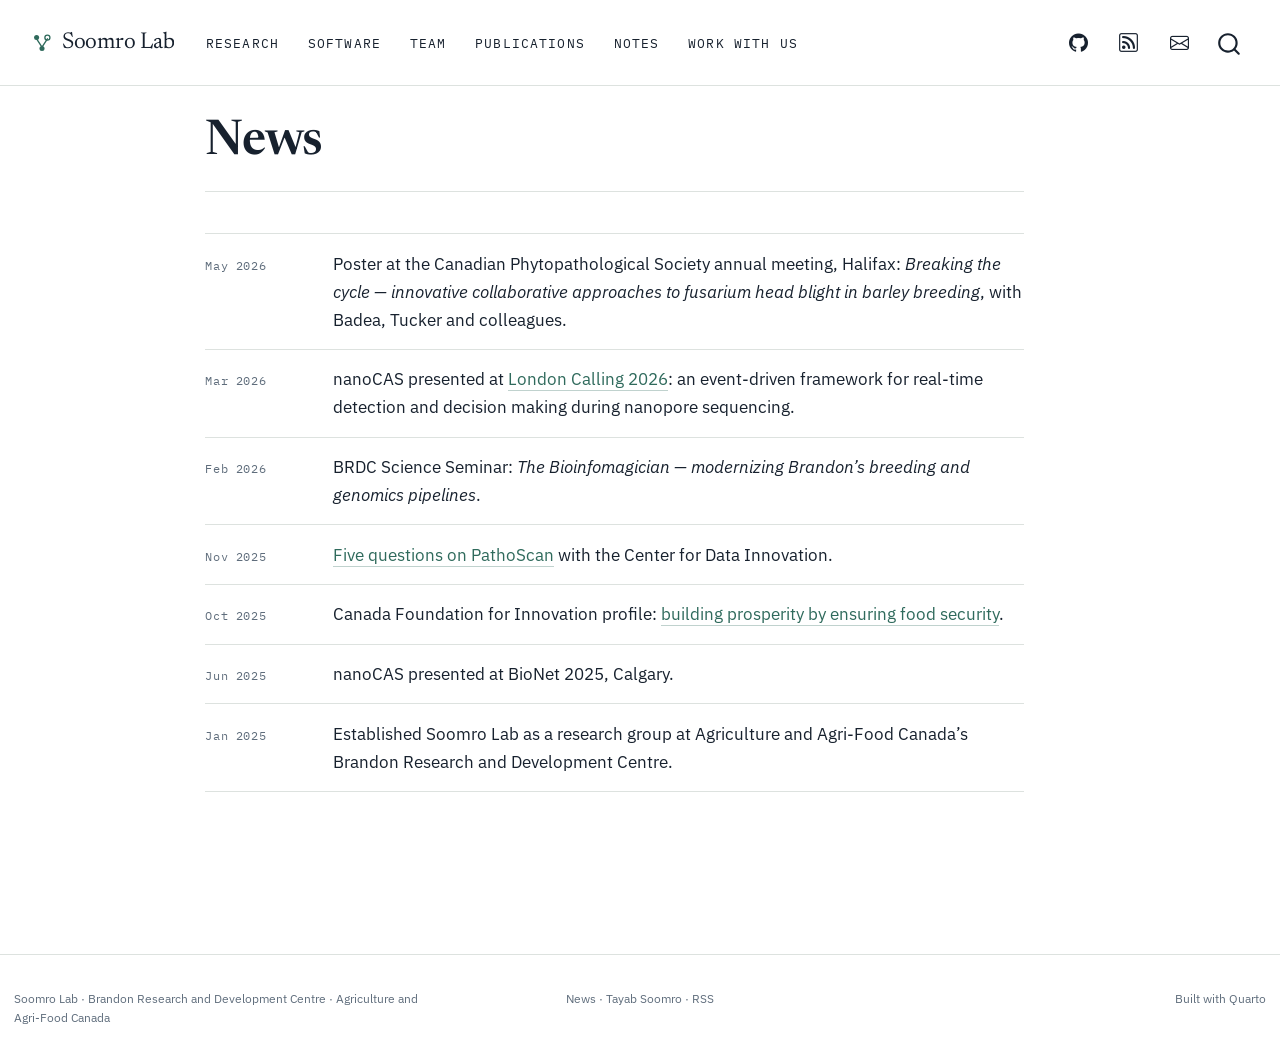
<file: docs/news.html>
<!DOCTYPE html>
<html xmlns="http://www.w3.org/1999/xhtml" lang="en" xml:lang="en"><head>

<meta charset="utf-8">
<meta name="generator" content="quarto-1.9.38">

<meta name="viewport" content="width=device-width, initial-scale=1.0, user-scalable=yes">


<title>News – Soomro Lab</title>
<style>
/* Default styles provided by pandoc.
** See https://pandoc.org/MANUAL.html#variables-for-html for config info.
*/
code{white-space: pre-wrap;}
span.smallcaps{font-variant: small-caps;}
div.columns{display: flex; gap: min(4vw, 1.5em);}
div.column{flex: auto; overflow-x: auto;}
div.hanging-indent{margin-left: 1.5em; text-indent: -1.5em;}
ul.task-list{list-style: none;}
ul.task-list li input[type="checkbox"] {
  width: 0.8em;
  margin: 0 0.8em 0.2em -1em; /* quarto-specific, see https://github.com/quarto-dev/quarto-cli/issues/4556 */ 
  vertical-align: middle;
}
</style>


<script src="site_libs/quarto-nav/quarto-nav.js"></script>
<script src="site_libs/quarto-nav/headroom.min.js"></script>
<script src="site_libs/clipboard/clipboard.min.js"></script>
<script src="site_libs/quarto-search/autocomplete.umd.js"></script>
<script src="site_libs/quarto-search/fuse.min.js"></script>
<script src="site_libs/quarto-search/quarto-search.js"></script>
<meta name="quarto:offset" content="./">
<link href="./images/favicon.png" rel="icon" type="image/png">
<script src="site_libs/quarto-html/quarto.js" type="module"></script>
<script src="site_libs/quarto-html/tabsets/tabsets.js" type="module"></script>
<script src="site_libs/quarto-html/popper.min.js"></script>
<script src="site_libs/quarto-html/tippy.umd.min.js"></script>
<link href="site_libs/quarto-html/tippy.css" rel="stylesheet">
<link href="site_libs/quarto-html/quarto-syntax-highlighting-18eeef7e313107c10b6b051a6734352e.css" rel="stylesheet" id="quarto-text-highlighting-styles">
<script src="site_libs/bootstrap/bootstrap.min.js"></script>
<link href="site_libs/bootstrap/bootstrap-icons.css" rel="stylesheet">
<link href="site_libs/bootstrap/bootstrap-54711d67d5996e08263c3e0d81db8ddc.min.css" rel="stylesheet" append-hash="true" id="quarto-bootstrap" data-mode="light">
<script id="quarto-search-options" type="application/json">{
  "location": "navbar",
  "copy-button": false,
  "collapse-after": 3,
  "panel-placement": "end",
  "type": "overlay",
  "limit": 50,
  "keyboard-shortcut": [
    "f",
    "/",
    "s"
  ],
  "show-item-context": false,
  "language": {
    "search-no-results-text": "No results",
    "search-matching-documents-text": "matching documents",
    "search-copy-link-title": "Copy link to search",
    "search-hide-matches-text": "Hide additional matches",
    "search-more-match-text": "more match in this document",
    "search-more-matches-text": "more matches in this document",
    "search-clear-button-title": "Clear",
    "search-text-placeholder": "",
    "search-detached-cancel-button-title": "Cancel",
    "search-submit-button-title": "Submit",
    "search-label": "Search"
  }
}</script>
<style>html{ scroll-behavior: smooth; }</style>
<!-- Google tag (gtag.js) -->
<script async="" src="https://www.googletagmanager.com/gtag/js?id=G-F11EKVTXD4"></script>
<script>
  window.dataLayer = window.dataLayer || [];
  function gtag(){dataLayer.push(arguments);}
  gtag('js', new Date());

  gtag('config', 'G-F11EKVTXD4');
</script>


<meta property="og:title" content="News – Soomro Lab">
<meta property="og:image" content="https://soomrolab.com/images/og-image.png">
<meta property="og:site_name" content="Soomro Lab">
<meta property="og:locale" content="en_CA">
<meta property="og:image:height" content="630">
<meta property="og:image:width" content="1200">
<meta name="twitter:title" content="News – Soomro Lab">
<meta name="twitter:image" content="https://soomrolab.com/images/og-image.png">
<meta name="twitter:card" content="summary_large_image">
<meta name="twitter:image-height" content="630">
<meta name="twitter:image-width" content="1200">
</head>

<body class="nav-fixed fullcontent quarto-light">

<div id="quarto-search-results"></div>
  <header id="quarto-header" class="headroom fixed-top">
    <nav class="navbar navbar-expand-lg " data-bs-theme="dark">
      <div class="navbar-container container-fluid">
      <div class="navbar-brand-container mx-auto">
    <a href="./index.html" class="navbar-brand navbar-brand-logo">
    <img src="./images/logo.svg" alt="Soomro Lab" class="navbar-logo light-content">
    <img src="./images/logo.svg" alt="Soomro Lab" class="navbar-logo dark-content">
    </a>
    <a class="navbar-brand" href="./index.html">
    <span class="navbar-title">Soomro Lab</span>
    </a>
  </div>
            <div id="quarto-search" class="" title="Search"></div>
          <button class="navbar-toggler" type="button" data-bs-toggle="collapse" data-bs-target="#navbarCollapse" aria-controls="navbarCollapse" role="menu" aria-expanded="false" aria-label="Toggle navigation" onclick="if (window.quartoToggleHeadroom) { window.quartoToggleHeadroom(); }">
  <span class="navbar-toggler-icon"></span>
</button>
          <div class="collapse navbar-collapse" id="navbarCollapse">
            <ul class="navbar-nav navbar-nav-scroll me-auto">
  <li class="nav-item">
    <a class="nav-link" href="./research.html"> 
<span class="menu-text">Research</span></a>
  </li>  
  <li class="nav-item">
    <a class="nav-link" href="./software.html"> 
<span class="menu-text">Software</span></a>
  </li>  
  <li class="nav-item">
    <a class="nav-link" href="./people.html"> 
<span class="menu-text">Team</span></a>
  </li>  
  <li class="nav-item">
    <a class="nav-link" href="./publications.html"> 
<span class="menu-text">Publications</span></a>
  </li>  
  <li class="nav-item">
    <a class="nav-link" href="./blog/index.html"> 
<span class="menu-text">Notes</span></a>
  </li>  
  <li class="nav-item">
    <a class="nav-link" href="./join.html"> 
<span class="menu-text">Work with us</span></a>
  </li>  
</ul>
            <ul class="navbar-nav navbar-nav-scroll ms-auto">
  <li class="nav-item compact">
    <a class="nav-link" href="https://github.com/tayabsoomro"> <i class="bi bi-github" role="img" aria-label="GitHub">
</i> 
<span class="menu-text"></span></a>
  </li>  
  <li class="nav-item compact">
    <a class="nav-link" href="./blog/index.xml"> <i class="bi bi-rss" role="img" aria-label="RSS">
</i> 
<span class="menu-text"></span></a>
  </li>  
  <li class="nav-item compact">
    <a class="nav-link" href="mailto:tayab.soomro@agr.gc.ca"> <i class="bi bi-envelope" role="img" aria-label="Email">
</i> 
<span class="menu-text"></span></a>
  </li>  
</ul>
          </div> <!-- /navcollapse -->
            <div class="quarto-navbar-tools">
</div>
      </div> <!-- /container-fluid -->
    </nav>
</header>
<!-- content -->
<div id="quarto-content" class="quarto-container page-columns page-rows-contents page-layout-article page-navbar">
<!-- sidebar -->
<!-- margin-sidebar -->
    
<!-- main -->
<main class="content" id="quarto-document-content">

<header id="title-block-header" class="quarto-title-block default">
<div class="quarto-title">
<h1 class="title">News</h1>
</div>



<div class="quarto-title-meta">

    
  
    
  </div>
  


</header>


<!-- Machinery. Edit _content/news.yml instead of this file. -->
<div class="news">
<div class="item">
<p><span class="date">May 2026</span></p>
<p>Poster at the Canadian Phytopathological Society annual meeting, Halifax: <em>Breaking the cycle — innovative collaborative approaches to fusarium head blight in barley breeding</em>, with Badea, Tucker and colleagues.</p>
</div>
<div class="item">
<p><span class="date">Mar 2026</span></p>
<p>nanoCAS presented at <a href="https://nanoporetech.com/about/events/conferences/london-calling-2026">London Calling 2026</a>: an event-driven framework for real-time detection and decision making during nanopore sequencing.</p>
</div>
<div class="item">
<p><span class="date">Feb 2026</span></p>
<p>BRDC Science Seminar: <em>The Bioinfomagician — modernizing Brandon’s breeding and genomics pipelines</em>.</p>
</div>
<div class="item">
<p><span class="date">Nov 2025</span></p>
<p><a href="https://datainnovation.org/2025/11/5-qs-with-tayab-soomro-co-founder-of-pathoscan/">Five questions on PathoScan</a> with the Center for Data Innovation.</p>
</div>
<div class="item">
<p><span class="date">Oct 2025</span></p>
<p>Canada Foundation for Innovation profile: <a href="https://www.innovation.ca/projects-results/research-stories/tayab-soomro-ensuring-food-security">building prosperity by ensuring food security</a>.</p>
</div>
<div class="item">
<p><span class="date">Jun 2025</span></p>
<p>nanoCAS presented at BioNet 2025, Calgary.</p>
</div>
<div class="item">
<p><span class="date">Jan 2025</span></p>
<p>Established Soomro Lab as a research group at Agriculture and Agri-Food Canada’s Brandon Research and Development Centre.</p>
</div>
</div>



</main> <!-- /main -->
<script id="quarto-html-after-body" type="application/javascript">
  window.document.addEventListener("DOMContentLoaded", function (event) {
    const isCodeAnnotation = (el) => {
      for (const clz of el.classList) {
        if (clz.startsWith('code-annotation-')) {                     
          return true;
        }
      }
      return false;
    }
    const onCopySuccess = function(e) {
      // button target
      const button = e.trigger;
      // don't keep focus
      button.blur();
      // flash "checked"
      button.classList.add('code-copy-button-checked');
      var currentTitle = button.getAttribute("title");
      button.setAttribute("title", "Copied!");
      let tooltip;
      if (window.bootstrap) {
        button.setAttribute("data-bs-toggle", "tooltip");
        button.setAttribute("data-bs-placement", "left");
        button.setAttribute("data-bs-title", "Copied!");
        tooltip = new bootstrap.Tooltip(button, 
          { trigger: "manual", 
            customClass: "code-copy-button-tooltip",
            offset: [0, -8]});
        tooltip.show();    
      }
      setTimeout(function() {
        if (tooltip) {
          tooltip.hide();
          button.removeAttribute("data-bs-title");
          button.removeAttribute("data-bs-toggle");
          button.removeAttribute("data-bs-placement");
        }
        button.setAttribute("title", currentTitle);
        button.classList.remove('code-copy-button-checked');
      }, 1000);
      // clear code selection
      e.clearSelection();
    }
    const getTextToCopy = function(trigger) {
      const outerScaffold = trigger.parentElement.cloneNode(true);
      const codeEl = outerScaffold.querySelector('code');
      for (const childEl of codeEl.children) {
        if (isCodeAnnotation(childEl)) {
          childEl.remove();
        }
      }
      return codeEl.innerText;
    }
    const clipboard = new window.ClipboardJS('.code-copy-button:not([data-in-quarto-modal])', {
      text: getTextToCopy
    });
    clipboard.on('success', onCopySuccess);
    if (window.document.getElementById('quarto-embedded-source-code-modal')) {
      const clipboardModal = new window.ClipboardJS('.code-copy-button[data-in-quarto-modal]', {
        text: getTextToCopy,
        container: window.document.getElementById('quarto-embedded-source-code-modal')
      });
      clipboardModal.on('success', onCopySuccess);
    }
      var localhostRegex = new RegExp(/^(?:http|https):\/\/localhost\:?[0-9]*\//);
      var mailtoRegex = new RegExp(/^mailto:/);
        var filterRegex = new RegExp("https:\/\/soomrolab\.com");
      var isInternal = (href) => {
          return filterRegex.test(href) || localhostRegex.test(href) || mailtoRegex.test(href);
      }
      // Inspect non-navigation links and adorn them if external
     var links = window.document.querySelectorAll('a[href]:not(.nav-link):not(.navbar-brand):not(.toc-action):not(.sidebar-link):not(.sidebar-item-toggle):not(.pagination-link):not(.no-external):not([aria-hidden]):not(.dropdown-item):not(.quarto-navigation-tool):not(.about-link)');
      for (var i=0; i<links.length; i++) {
        const link = links[i];
        if (!isInternal(link.href)) {
          // undo the damage that might have been done by quarto-nav.js in the case of
          // links that we want to consider external
          if (link.dataset.originalHref !== undefined) {
            link.href = link.dataset.originalHref;
          }
            // target, if specified
            link.setAttribute("target", "_blank");
            if (link.getAttribute("rel") === null) {
              link.setAttribute("rel", "noopener");
            }
        }
      }
    function tippyHover(el, contentFn, onTriggerFn, onUntriggerFn) {
      const config = {
        allowHTML: true,
        maxWidth: 500,
        delay: 100,
        arrow: false,
        appendTo: function(el) {
            return el.parentElement;
        },
        interactive: true,
        interactiveBorder: 10,
        theme: 'quarto',
        placement: 'bottom-start',
      };
      if (contentFn) {
        config.content = contentFn;
      }
      if (onTriggerFn) {
        config.onTrigger = onTriggerFn;
      }
      if (onUntriggerFn) {
        config.onUntrigger = onUntriggerFn;
      }
      window.tippy(el, config); 
    }
    const noterefs = window.document.querySelectorAll('a[role="doc-noteref"]');
    for (var i=0; i<noterefs.length; i++) {
      const ref = noterefs[i];
      tippyHover(ref, function() {
        // use id or data attribute instead here
        let href = ref.getAttribute('data-footnote-href') || ref.getAttribute('href');
        try { href = new URL(href).hash; } catch {}
        const id = href.replace(/^#\/?/, "");
        const note = window.document.getElementById(id);
        if (note) {
          return note.innerHTML;
        } else {
          return "";
        }
      });
    }
    const xrefs = window.document.querySelectorAll('a.quarto-xref');
    const processXRef = (id, note) => {
      // Strip column container classes
      const stripColumnClz = (el) => {
        el.classList.remove("page-full", "page-columns");
        if (el.children) {
          for (const child of el.children) {
            stripColumnClz(child);
          }
        }
      }
      stripColumnClz(note)
      if (id === null || id.startsWith('sec-')) {
        // Special case sections, only their first couple elements
        const container = document.createElement("div");
        if (note.children && note.children.length > 2) {
          container.appendChild(note.children[0].cloneNode(true));
          for (let i = 1; i < note.children.length; i++) {
            const child = note.children[i];
            if (child.tagName === "P" && child.innerText === "") {
              continue;
            } else {
              container.appendChild(child.cloneNode(true));
              break;
            }
          }
          if (window.Quarto?.typesetMath) {
            window.Quarto.typesetMath(container);
          }
          return container.innerHTML
        } else {
          if (window.Quarto?.typesetMath) {
            window.Quarto.typesetMath(note);
          }
          return note.innerHTML;
        }
      } else {
        // Remove any anchor links if they are present
        const anchorLink = note.querySelector('a.anchorjs-link');
        if (anchorLink) {
          anchorLink.remove();
        }
        if (window.Quarto?.typesetMath) {
          window.Quarto.typesetMath(note);
        }
        if (note.classList.contains("callout")) {
          return note.outerHTML;
        } else {
          return note.innerHTML;
        }
      }
    }
    for (var i=0; i<xrefs.length; i++) {
      const xref = xrefs[i];
      tippyHover(xref, undefined, function(instance) {
        instance.disable();
        let url = xref.getAttribute('href');
        let hash = undefined; 
        if (url.startsWith('#')) {
          hash = url;
        } else {
          try { hash = new URL(url).hash; } catch {}
        }
        if (hash) {
          const id = hash.replace(/^#\/?/, "");
          const note = window.document.getElementById(id);
          if (note !== null) {
            try {
              const html = processXRef(id, note.cloneNode(true));
              instance.setContent(html);
            } finally {
              instance.enable();
              instance.show();
            }
          } else {
            // See if we can fetch this
            fetch(url.split('#')[0])
            .then(res => res.text())
            .then(html => {
              const parser = new DOMParser();
              const htmlDoc = parser.parseFromString(html, "text/html");
              const note = htmlDoc.getElementById(id);
              if (note !== null) {
                const html = processXRef(id, note);
                instance.setContent(html);
              } 
            }).finally(() => {
              instance.enable();
              instance.show();
            });
          }
        } else {
          // See if we can fetch a full url (with no hash to target)
          // This is a special case and we should probably do some content thinning / targeting
          fetch(url)
          .then(res => res.text())
          .then(html => {
            const parser = new DOMParser();
            const htmlDoc = parser.parseFromString(html, "text/html");
            const note = htmlDoc.querySelector('main.content');
            if (note !== null) {
              // This should only happen for chapter cross references
              // (since there is no id in the URL)
              // remove the first header
              if (note.children.length > 0 && note.children[0].tagName === "HEADER") {
                note.children[0].remove();
              }
              const html = processXRef(null, note);
              instance.setContent(html);
            } 
          }).finally(() => {
            instance.enable();
            instance.show();
          });
        }
      }, function(instance) {
      });
    }
        let selectedAnnoteEl;
        const selectorForAnnotation = ( cell, annotation) => {
          let cellAttr = 'data-code-cell="' + cell + '"';
          let lineAttr = 'data-code-annotation="' +  annotation + '"';
          const selector = 'span[' + cellAttr + '][' + lineAttr + ']';
          return selector;
        }
        const selectCodeLines = (annoteEl) => {
          const doc = window.document;
          const targetCell = annoteEl.getAttribute("data-target-cell");
          const targetAnnotation = annoteEl.getAttribute("data-target-annotation");
          const annoteSpan = window.document.querySelector(selectorForAnnotation(targetCell, targetAnnotation));
          const lines = annoteSpan.getAttribute("data-code-lines").split(",");
          const lineIds = lines.map((line) => {
            return targetCell + "-" + line;
          })
          let top = null;
          let height = null;
          let parent = null;
          if (lineIds.length > 0) {
              //compute the position of the single el (top and bottom and make a div)
              const el = window.document.getElementById(lineIds[0]);
              top = el.offsetTop;
              height = el.offsetHeight;
              parent = el.parentElement.parentElement;
            if (lineIds.length > 1) {
              const lastEl = window.document.getElementById(lineIds[lineIds.length - 1]);
              const bottom = lastEl.offsetTop + lastEl.offsetHeight;
              height = bottom - top;
            }
            if (top !== null && height !== null && parent !== null) {
              // cook up a div (if necessary) and position it 
              let div = window.document.getElementById("code-annotation-line-highlight");
              if (div === null) {
                div = window.document.createElement("div");
                div.setAttribute("id", "code-annotation-line-highlight");
                div.style.position = 'absolute';
                parent.appendChild(div);
              }
              div.style.top = top - 2 + "px";
              div.style.height = height + 4 + "px";
              div.style.left = 0;
              let gutterDiv = window.document.getElementById("code-annotation-line-highlight-gutter");
              if (gutterDiv === null) {
                gutterDiv = window.document.createElement("div");
                gutterDiv.setAttribute("id", "code-annotation-line-highlight-gutter");
                gutterDiv.style.position = 'absolute';
                const codeCell = window.document.getElementById(targetCell);
                const gutter = codeCell.querySelector('.code-annotation-gutter');
                gutter.appendChild(gutterDiv);
              }
              gutterDiv.style.top = top - 2 + "px";
              gutterDiv.style.height = height + 4 + "px";
            }
            selectedAnnoteEl = annoteEl;
          }
        };
        const unselectCodeLines = () => {
          const elementsIds = ["code-annotation-line-highlight", "code-annotation-line-highlight-gutter"];
          elementsIds.forEach((elId) => {
            const div = window.document.getElementById(elId);
            if (div) {
              div.remove();
            }
          });
          selectedAnnoteEl = undefined;
        };
          // Handle positioning of the toggle
      window.addEventListener(
        "resize",
        throttle(() => {
          elRect = undefined;
          if (selectedAnnoteEl) {
            selectCodeLines(selectedAnnoteEl);
          }
        }, 10)
      );
      function throttle(fn, ms) {
      let throttle = false;
      let timer;
        return (...args) => {
          if(!throttle) { // first call gets through
              fn.apply(this, args);
              throttle = true;
          } else { // all the others get throttled
              if(timer) clearTimeout(timer); // cancel #2
              timer = setTimeout(() => {
                fn.apply(this, args);
                timer = throttle = false;
              }, ms);
          }
        };
      }
        // Attach click handler to the DT
        const annoteDls = window.document.querySelectorAll('dt[data-target-cell]');
        for (const annoteDlNode of annoteDls) {
          annoteDlNode.addEventListener('click', (event) => {
            const clickedEl = event.target;
            if (clickedEl !== selectedAnnoteEl) {
              unselectCodeLines();
              const activeEl = window.document.querySelector('dt[data-target-cell].code-annotation-active');
              if (activeEl) {
                activeEl.classList.remove('code-annotation-active');
              }
              selectCodeLines(clickedEl);
              clickedEl.classList.add('code-annotation-active');
            } else {
              // Unselect the line
              unselectCodeLines();
              clickedEl.classList.remove('code-annotation-active');
            }
          });
        }
    const findCites = (el) => {
      const parentEl = el.parentElement;
      if (parentEl) {
        const cites = parentEl.dataset.cites;
        if (cites) {
          return {
            el,
            cites: cites.split(' ')
          };
        } else {
          return findCites(el.parentElement)
        }
      } else {
        return undefined;
      }
    };
    var bibliorefs = window.document.querySelectorAll('a[role="doc-biblioref"]');
    for (var i=0; i<bibliorefs.length; i++) {
      const ref = bibliorefs[i];
      const citeInfo = findCites(ref);
      if (citeInfo) {
        tippyHover(citeInfo.el, function() {
          var popup = window.document.createElement('div');
          citeInfo.cites.forEach(function(cite) {
            var citeDiv = window.document.createElement('div');
            citeDiv.classList.add('hanging-indent');
            citeDiv.classList.add('csl-entry');
            var biblioDiv = window.document.getElementById('ref-' + cite);
            if (biblioDiv) {
              citeDiv.innerHTML = biblioDiv.innerHTML;
            }
            popup.appendChild(citeDiv);
          });
          return popup.innerHTML;
        });
      }
    }
  });
  </script>
</div> <!-- /content -->
<footer class="footer">
  <div class="nav-footer">
    <div class="nav-footer-left">
<p>Soomro Lab · <a href="https://agriculture.canada.ca/en/science/agriculture-and-agri-food-research-centres/brandon-research-and-development-centre">Brandon Research and Development Centre</a> · Agriculture and Agri-Food Canada</p>
</div>   
    <div class="nav-footer-center">
<p><a href="./news.html">News</a> · <a href="./about.html">Tayab Soomro</a> · <a href="./blog/index.xml">RSS</a></p>
</div>
    <div class="nav-footer-right">
<p>Built with <a href="https://quarto.org">Quarto</a></p>
</div>
  </div>
</footer>




<script src="site_libs/quarto-html/zenscroll-min.js"></script>
</body></html>
</file>
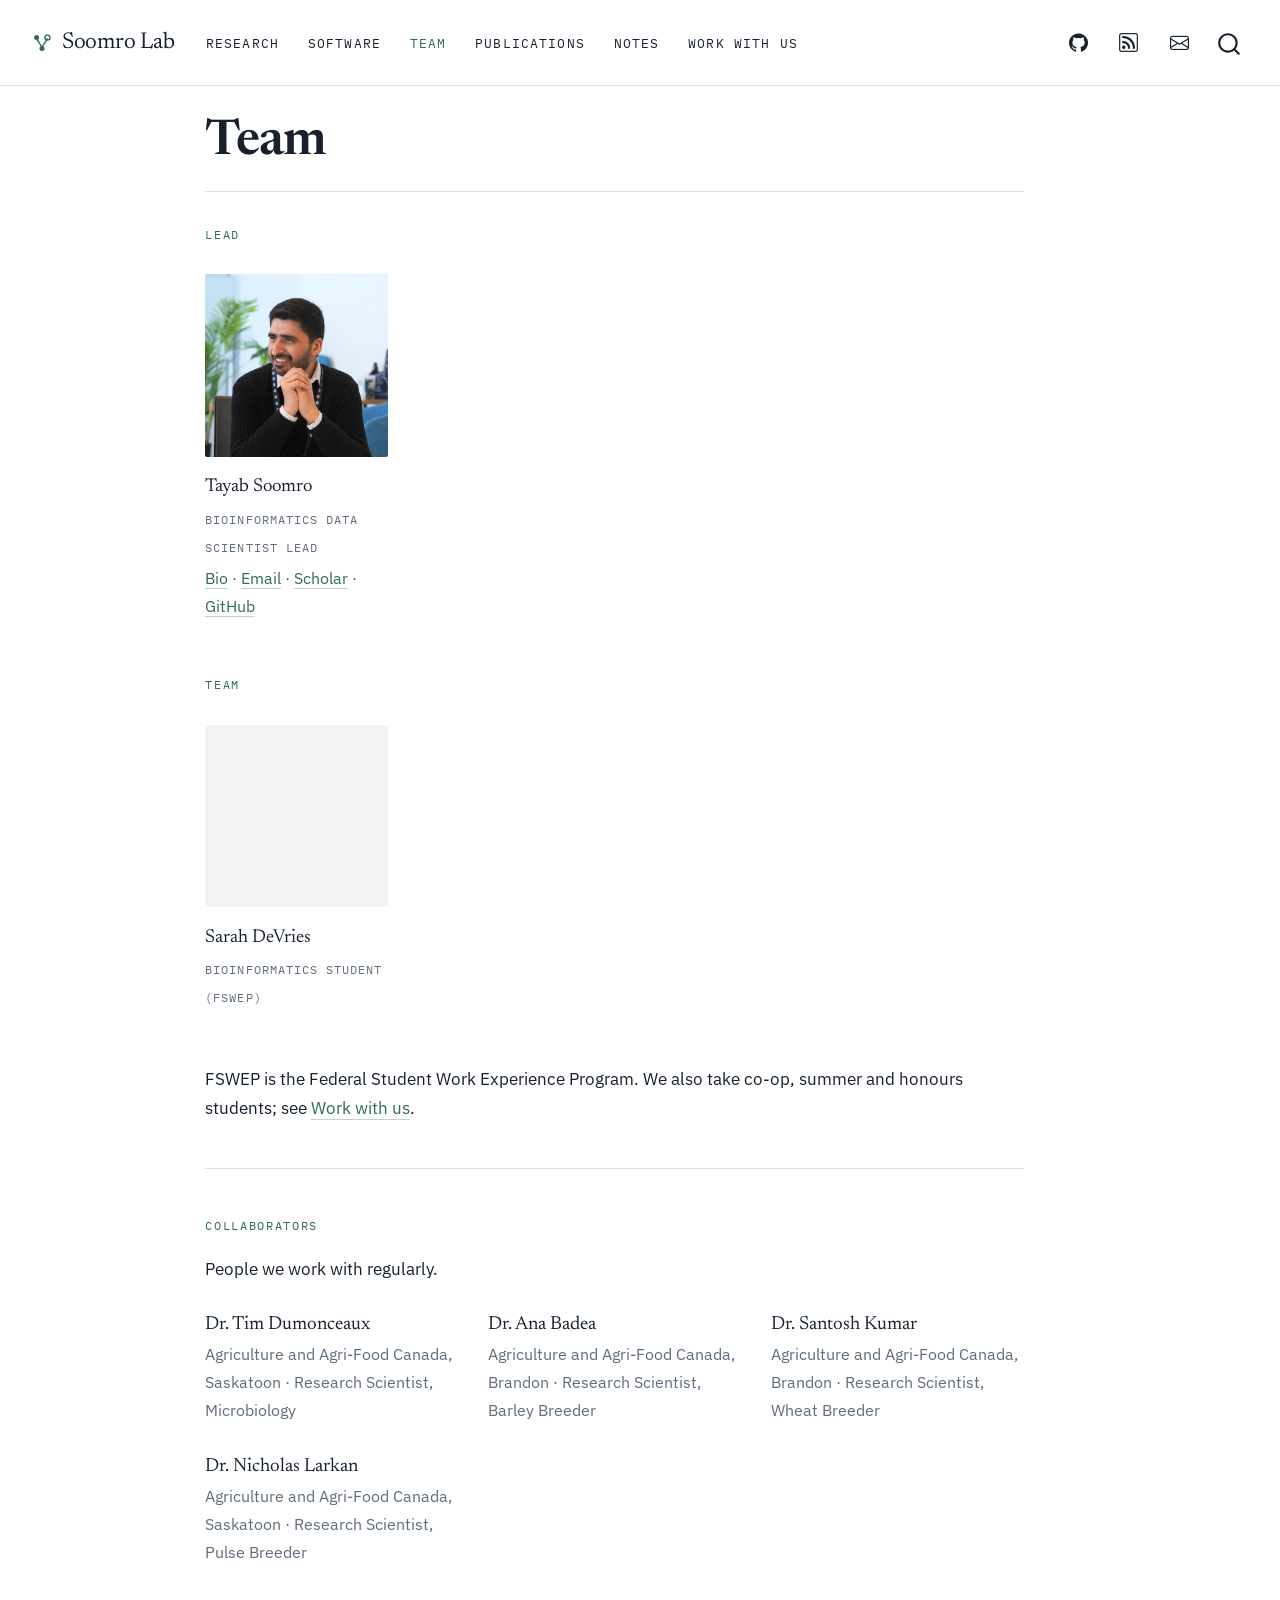
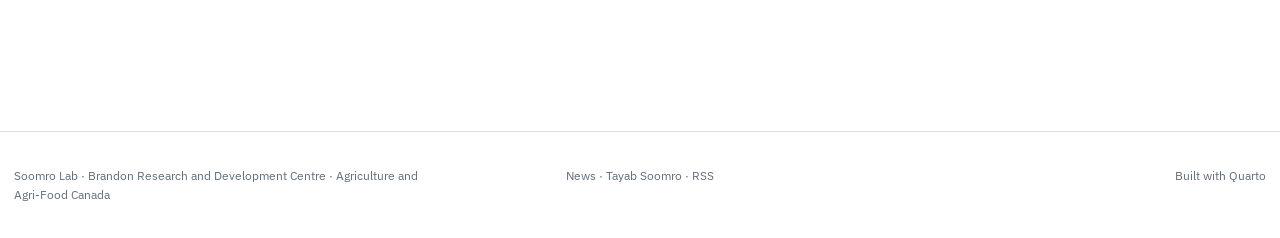
<file: docs/people.html>
<!DOCTYPE html>
<html xmlns="http://www.w3.org/1999/xhtml" lang="en" xml:lang="en"><head>

<meta charset="utf-8">
<meta name="generator" content="quarto-1.9.38">

<meta name="viewport" content="width=device-width, initial-scale=1.0, user-scalable=yes">


<title>Team – Soomro Lab</title>
<style>
/* Default styles provided by pandoc.
** See https://pandoc.org/MANUAL.html#variables-for-html for config info.
*/
code{white-space: pre-wrap;}
span.smallcaps{font-variant: small-caps;}
div.columns{display: flex; gap: min(4vw, 1.5em);}
div.column{flex: auto; overflow-x: auto;}
div.hanging-indent{margin-left: 1.5em; text-indent: -1.5em;}
ul.task-list{list-style: none;}
ul.task-list li input[type="checkbox"] {
  width: 0.8em;
  margin: 0 0.8em 0.2em -1em; /* quarto-specific, see https://github.com/quarto-dev/quarto-cli/issues/4556 */ 
  vertical-align: middle;
}
</style>


<script src="site_libs/quarto-nav/quarto-nav.js"></script>
<script src="site_libs/quarto-nav/headroom.min.js"></script>
<script src="site_libs/clipboard/clipboard.min.js"></script>
<script src="site_libs/quarto-search/autocomplete.umd.js"></script>
<script src="site_libs/quarto-search/fuse.min.js"></script>
<script src="site_libs/quarto-search/quarto-search.js"></script>
<meta name="quarto:offset" content="./">
<link href="./images/favicon.png" rel="icon" type="image/png">
<script src="site_libs/quarto-html/quarto.js" type="module"></script>
<script src="site_libs/quarto-html/tabsets/tabsets.js" type="module"></script>
<script src="site_libs/quarto-html/popper.min.js"></script>
<script src="site_libs/quarto-html/tippy.umd.min.js"></script>
<link href="site_libs/quarto-html/tippy.css" rel="stylesheet">
<link href="site_libs/quarto-html/quarto-syntax-highlighting-18eeef7e313107c10b6b051a6734352e.css" rel="stylesheet" id="quarto-text-highlighting-styles">
<script src="site_libs/bootstrap/bootstrap.min.js"></script>
<link href="site_libs/bootstrap/bootstrap-icons.css" rel="stylesheet">
<link href="site_libs/bootstrap/bootstrap-54711d67d5996e08263c3e0d81db8ddc.min.css" rel="stylesheet" append-hash="true" id="quarto-bootstrap" data-mode="light">
<script id="quarto-search-options" type="application/json">{
  "location": "navbar",
  "copy-button": false,
  "collapse-after": 3,
  "panel-placement": "end",
  "type": "overlay",
  "limit": 50,
  "keyboard-shortcut": [
    "f",
    "/",
    "s"
  ],
  "show-item-context": false,
  "language": {
    "search-no-results-text": "No results",
    "search-matching-documents-text": "matching documents",
    "search-copy-link-title": "Copy link to search",
    "search-hide-matches-text": "Hide additional matches",
    "search-more-match-text": "more match in this document",
    "search-more-matches-text": "more matches in this document",
    "search-clear-button-title": "Clear",
    "search-text-placeholder": "",
    "search-detached-cancel-button-title": "Cancel",
    "search-submit-button-title": "Submit",
    "search-label": "Search"
  }
}</script>
<style>html{ scroll-behavior: smooth; }</style>
<!-- Google tag (gtag.js) -->
<script async="" src="https://www.googletagmanager.com/gtag/js?id=G-F11EKVTXD4"></script>
<script>
  window.dataLayer = window.dataLayer || [];
  function gtag(){dataLayer.push(arguments);}
  gtag('js', new Date());

  gtag('config', 'G-F11EKVTXD4');
</script>


<meta property="og:title" content="Team – Soomro Lab">
<meta property="og:description" content="Bioinformatics for plant breeding at Agriculture and Agri-Food Canada’s Brandon Research and Development Centre.">
<meta property="og:image" content="https://soomrolab.com/images/og-image.png">
<meta property="og:site_name" content="Soomro Lab">
<meta property="og:locale" content="en_CA">
<meta property="og:image:height" content="630">
<meta property="og:image:width" content="1200">
<meta name="twitter:title" content="Team – Soomro Lab">
<meta name="twitter:description" content="Bioinformatics for plant breeding at Agriculture and Agri-Food Canada’s Brandon Research and Development Centre.">
<meta name="twitter:image" content="https://soomrolab.com/images/og-image.png">
<meta name="twitter:card" content="summary_large_image">
<meta name="twitter:image-height" content="630">
<meta name="twitter:image-width" content="1200">
</head>

<body class="nav-fixed fullcontent quarto-light">

<div id="quarto-search-results"></div>
  <header id="quarto-header" class="headroom fixed-top">
    <nav class="navbar navbar-expand-lg " data-bs-theme="dark">
      <div class="navbar-container container-fluid">
      <div class="navbar-brand-container mx-auto">
    <a href="./index.html" class="navbar-brand navbar-brand-logo">
    <img src="./images/logo.svg" alt="Soomro Lab" class="navbar-logo light-content">
    <img src="./images/logo.svg" alt="Soomro Lab" class="navbar-logo dark-content">
    </a>
    <a class="navbar-brand" href="./index.html">
    <span class="navbar-title">Soomro Lab</span>
    </a>
  </div>
            <div id="quarto-search" class="" title="Search"></div>
          <button class="navbar-toggler" type="button" data-bs-toggle="collapse" data-bs-target="#navbarCollapse" aria-controls="navbarCollapse" role="menu" aria-expanded="false" aria-label="Toggle navigation" onclick="if (window.quartoToggleHeadroom) { window.quartoToggleHeadroom(); }">
  <span class="navbar-toggler-icon"></span>
</button>
          <div class="collapse navbar-collapse" id="navbarCollapse">
            <ul class="navbar-nav navbar-nav-scroll me-auto">
  <li class="nav-item">
    <a class="nav-link" href="./research.html"> 
<span class="menu-text">Research</span></a>
  </li>  
  <li class="nav-item">
    <a class="nav-link" href="./software.html"> 
<span class="menu-text">Software</span></a>
  </li>  
  <li class="nav-item">
    <a class="nav-link active" href="./people.html" aria-current="page"> 
<span class="menu-text">Team</span></a>
  </li>  
  <li class="nav-item">
    <a class="nav-link" href="./publications.html"> 
<span class="menu-text">Publications</span></a>
  </li>  
  <li class="nav-item">
    <a class="nav-link" href="./blog/index.html"> 
<span class="menu-text">Notes</span></a>
  </li>  
  <li class="nav-item">
    <a class="nav-link" href="./join.html"> 
<span class="menu-text">Work with us</span></a>
  </li>  
</ul>
            <ul class="navbar-nav navbar-nav-scroll ms-auto">
  <li class="nav-item compact">
    <a class="nav-link" href="https://github.com/tayabsoomro"> <i class="bi bi-github" role="img" aria-label="GitHub">
</i> 
<span class="menu-text"></span></a>
  </li>  
  <li class="nav-item compact">
    <a class="nav-link" href="./blog/index.xml"> <i class="bi bi-rss" role="img" aria-label="RSS">
</i> 
<span class="menu-text"></span></a>
  </li>  
  <li class="nav-item compact">
    <a class="nav-link" href="mailto:tayab.soomro@agr.gc.ca"> <i class="bi bi-envelope" role="img" aria-label="Email">
</i> 
<span class="menu-text"></span></a>
  </li>  
</ul>
          </div> <!-- /navcollapse -->
            <div class="quarto-navbar-tools">
</div>
      </div> <!-- /container-fluid -->
    </nav>
</header>
<!-- content -->
<div id="quarto-content" class="quarto-container page-columns page-rows-contents page-layout-article page-navbar">
<!-- sidebar -->
<!-- margin-sidebar -->
    
<!-- main -->
<main class="content" id="quarto-document-content">

<header id="title-block-header" class="quarto-title-block default">
<div class="quarto-title">
<h1 class="title">Team</h1>
</div>



<div class="quarto-title-meta">

    
  
    
  </div>
  


</header>


<!-- Machinery. Edit _content/people.yml instead of this file. -->
<p><span class="eyebrow">Lead</span></p>
<div class="people">
<div class="person">
<p><img src="images/people/soomro.jpg" alt="" class="headshot"></p>
<p><span class="name">Tayab Soomro</span></p>
<p><span class="role">Bioinformatics Data Scientist Lead</span></p>
<p><span class="subtle"><a href="./about.html">Bio</a> · <a href="mailto:tayab.soomro@agr.gc.ca">Email</a> · <a href="https://scholar.google.com/citations?user=ivHdtcwAAAAJ&amp;hl=en">Scholar</a> · <a href="https://github.com/tayabsoomro">GitHub</a></span></p>
</div>
</div>
<p><span class="eyebrow">Team</span></p>
<div class="people">
<div class="person">
<div class="headshot">

</div>
<p><span class="name">Sarah DeVries</span></p>
<p><span class="role">Bioinformatics Student (FSWEP)</span></p>
</div>
</div>
<p>FSWEP is the Federal Student Work Experience Program. We also take co-op, summer and honours students; see <a href="./join.html">Work with us</a>.</p>
<hr>
<p><span class="eyebrow">Collaborators</span></p>
<p>People we work with regularly.</p>
<div class="roster">
<div class="entry">
<p><span class="role-name">Dr.&nbsp;Tim Dumonceaux</span></p>
<p><span class="subtle">Agriculture and Agri-Food Canada, Saskatoon · Research Scientist, Microbiology</span></p>
</div>
<div class="entry">
<p><span class="role-name">Dr.&nbsp;Ana Badea</span></p>
<p><span class="subtle">Agriculture and Agri-Food Canada, Brandon · Research Scientist, Barley Breeder</span></p>
</div>
<div class="entry">
<p><span class="role-name">Dr.&nbsp;Santosh Kumar</span></p>
<p><span class="subtle">Agriculture and Agri-Food Canada, Brandon · Research Scientist, Wheat Breeder</span></p>
</div>
<div class="entry">
<p><span class="role-name">Dr.&nbsp;Nicholas Larkan</span></p>
<p><span class="subtle">Agriculture and Agri-Food Canada, Saskatoon · Research Scientist, Pulse Breeder</span></p>
</div>
</div>



</main> <!-- /main -->
<script id="quarto-html-after-body" type="application/javascript">
  window.document.addEventListener("DOMContentLoaded", function (event) {
    const isCodeAnnotation = (el) => {
      for (const clz of el.classList) {
        if (clz.startsWith('code-annotation-')) {                     
          return true;
        }
      }
      return false;
    }
    const onCopySuccess = function(e) {
      // button target
      const button = e.trigger;
      // don't keep focus
      button.blur();
      // flash "checked"
      button.classList.add('code-copy-button-checked');
      var currentTitle = button.getAttribute("title");
      button.setAttribute("title", "Copied!");
      let tooltip;
      if (window.bootstrap) {
        button.setAttribute("data-bs-toggle", "tooltip");
        button.setAttribute("data-bs-placement", "left");
        button.setAttribute("data-bs-title", "Copied!");
        tooltip = new bootstrap.Tooltip(button, 
          { trigger: "manual", 
            customClass: "code-copy-button-tooltip",
            offset: [0, -8]});
        tooltip.show();    
      }
      setTimeout(function() {
        if (tooltip) {
          tooltip.hide();
          button.removeAttribute("data-bs-title");
          button.removeAttribute("data-bs-toggle");
          button.removeAttribute("data-bs-placement");
        }
        button.setAttribute("title", currentTitle);
        button.classList.remove('code-copy-button-checked');
      }, 1000);
      // clear code selection
      e.clearSelection();
    }
    const getTextToCopy = function(trigger) {
      const outerScaffold = trigger.parentElement.cloneNode(true);
      const codeEl = outerScaffold.querySelector('code');
      for (const childEl of codeEl.children) {
        if (isCodeAnnotation(childEl)) {
          childEl.remove();
        }
      }
      return codeEl.innerText;
    }
    const clipboard = new window.ClipboardJS('.code-copy-button:not([data-in-quarto-modal])', {
      text: getTextToCopy
    });
    clipboard.on('success', onCopySuccess);
    if (window.document.getElementById('quarto-embedded-source-code-modal')) {
      const clipboardModal = new window.ClipboardJS('.code-copy-button[data-in-quarto-modal]', {
        text: getTextToCopy,
        container: window.document.getElementById('quarto-embedded-source-code-modal')
      });
      clipboardModal.on('success', onCopySuccess);
    }
      var localhostRegex = new RegExp(/^(?:http|https):\/\/localhost\:?[0-9]*\//);
      var mailtoRegex = new RegExp(/^mailto:/);
        var filterRegex = new RegExp("https:\/\/soomrolab\.com");
      var isInternal = (href) => {
          return filterRegex.test(href) || localhostRegex.test(href) || mailtoRegex.test(href);
      }
      // Inspect non-navigation links and adorn them if external
     var links = window.document.querySelectorAll('a[href]:not(.nav-link):not(.navbar-brand):not(.toc-action):not(.sidebar-link):not(.sidebar-item-toggle):not(.pagination-link):not(.no-external):not([aria-hidden]):not(.dropdown-item):not(.quarto-navigation-tool):not(.about-link)');
      for (var i=0; i<links.length; i++) {
        const link = links[i];
        if (!isInternal(link.href)) {
          // undo the damage that might have been done by quarto-nav.js in the case of
          // links that we want to consider external
          if (link.dataset.originalHref !== undefined) {
            link.href = link.dataset.originalHref;
          }
            // target, if specified
            link.setAttribute("target", "_blank");
            if (link.getAttribute("rel") === null) {
              link.setAttribute("rel", "noopener");
            }
        }
      }
    function tippyHover(el, contentFn, onTriggerFn, onUntriggerFn) {
      const config = {
        allowHTML: true,
        maxWidth: 500,
        delay: 100,
        arrow: false,
        appendTo: function(el) {
            return el.parentElement;
        },
        interactive: true,
        interactiveBorder: 10,
        theme: 'quarto',
        placement: 'bottom-start',
      };
      if (contentFn) {
        config.content = contentFn;
      }
      if (onTriggerFn) {
        config.onTrigger = onTriggerFn;
      }
      if (onUntriggerFn) {
        config.onUntrigger = onUntriggerFn;
      }
      window.tippy(el, config); 
    }
    const noterefs = window.document.querySelectorAll('a[role="doc-noteref"]');
    for (var i=0; i<noterefs.length; i++) {
      const ref = noterefs[i];
      tippyHover(ref, function() {
        // use id or data attribute instead here
        let href = ref.getAttribute('data-footnote-href') || ref.getAttribute('href');
        try { href = new URL(href).hash; } catch {}
        const id = href.replace(/^#\/?/, "");
        const note = window.document.getElementById(id);
        if (note) {
          return note.innerHTML;
        } else {
          return "";
        }
      });
    }
    const xrefs = window.document.querySelectorAll('a.quarto-xref');
    const processXRef = (id, note) => {
      // Strip column container classes
      const stripColumnClz = (el) => {
        el.classList.remove("page-full", "page-columns");
        if (el.children) {
          for (const child of el.children) {
            stripColumnClz(child);
          }
        }
      }
      stripColumnClz(note)
      if (id === null || id.startsWith('sec-')) {
        // Special case sections, only their first couple elements
        const container = document.createElement("div");
        if (note.children && note.children.length > 2) {
          container.appendChild(note.children[0].cloneNode(true));
          for (let i = 1; i < note.children.length; i++) {
            const child = note.children[i];
            if (child.tagName === "P" && child.innerText === "") {
              continue;
            } else {
              container.appendChild(child.cloneNode(true));
              break;
            }
          }
          if (window.Quarto?.typesetMath) {
            window.Quarto.typesetMath(container);
          }
          return container.innerHTML
        } else {
          if (window.Quarto?.typesetMath) {
            window.Quarto.typesetMath(note);
          }
          return note.innerHTML;
        }
      } else {
        // Remove any anchor links if they are present
        const anchorLink = note.querySelector('a.anchorjs-link');
        if (anchorLink) {
          anchorLink.remove();
        }
        if (window.Quarto?.typesetMath) {
          window.Quarto.typesetMath(note);
        }
        if (note.classList.contains("callout")) {
          return note.outerHTML;
        } else {
          return note.innerHTML;
        }
      }
    }
    for (var i=0; i<xrefs.length; i++) {
      const xref = xrefs[i];
      tippyHover(xref, undefined, function(instance) {
        instance.disable();
        let url = xref.getAttribute('href');
        let hash = undefined; 
        if (url.startsWith('#')) {
          hash = url;
        } else {
          try { hash = new URL(url).hash; } catch {}
        }
        if (hash) {
          const id = hash.replace(/^#\/?/, "");
          const note = window.document.getElementById(id);
          if (note !== null) {
            try {
              const html = processXRef(id, note.cloneNode(true));
              instance.setContent(html);
            } finally {
              instance.enable();
              instance.show();
            }
          } else {
            // See if we can fetch this
            fetch(url.split('#')[0])
            .then(res => res.text())
            .then(html => {
              const parser = new DOMParser();
              const htmlDoc = parser.parseFromString(html, "text/html");
              const note = htmlDoc.getElementById(id);
              if (note !== null) {
                const html = processXRef(id, note);
                instance.setContent(html);
              } 
            }).finally(() => {
              instance.enable();
              instance.show();
            });
          }
        } else {
          // See if we can fetch a full url (with no hash to target)
          // This is a special case and we should probably do some content thinning / targeting
          fetch(url)
          .then(res => res.text())
          .then(html => {
            const parser = new DOMParser();
            const htmlDoc = parser.parseFromString(html, "text/html");
            const note = htmlDoc.querySelector('main.content');
            if (note !== null) {
              // This should only happen for chapter cross references
              // (since there is no id in the URL)
              // remove the first header
              if (note.children.length > 0 && note.children[0].tagName === "HEADER") {
                note.children[0].remove();
              }
              const html = processXRef(null, note);
              instance.setContent(html);
            } 
          }).finally(() => {
            instance.enable();
            instance.show();
          });
        }
      }, function(instance) {
      });
    }
        let selectedAnnoteEl;
        const selectorForAnnotation = ( cell, annotation) => {
          let cellAttr = 'data-code-cell="' + cell + '"';
          let lineAttr = 'data-code-annotation="' +  annotation + '"';
          const selector = 'span[' + cellAttr + '][' + lineAttr + ']';
          return selector;
        }
        const selectCodeLines = (annoteEl) => {
          const doc = window.document;
          const targetCell = annoteEl.getAttribute("data-target-cell");
          const targetAnnotation = annoteEl.getAttribute("data-target-annotation");
          const annoteSpan = window.document.querySelector(selectorForAnnotation(targetCell, targetAnnotation));
          const lines = annoteSpan.getAttribute("data-code-lines").split(",");
          const lineIds = lines.map((line) => {
            return targetCell + "-" + line;
          })
          let top = null;
          let height = null;
          let parent = null;
          if (lineIds.length > 0) {
              //compute the position of the single el (top and bottom and make a div)
              const el = window.document.getElementById(lineIds[0]);
              top = el.offsetTop;
              height = el.offsetHeight;
              parent = el.parentElement.parentElement;
            if (lineIds.length > 1) {
              const lastEl = window.document.getElementById(lineIds[lineIds.length - 1]);
              const bottom = lastEl.offsetTop + lastEl.offsetHeight;
              height = bottom - top;
            }
            if (top !== null && height !== null && parent !== null) {
              // cook up a div (if necessary) and position it 
              let div = window.document.getElementById("code-annotation-line-highlight");
              if (div === null) {
                div = window.document.createElement("div");
                div.setAttribute("id", "code-annotation-line-highlight");
                div.style.position = 'absolute';
                parent.appendChild(div);
              }
              div.style.top = top - 2 + "px";
              div.style.height = height + 4 + "px";
              div.style.left = 0;
              let gutterDiv = window.document.getElementById("code-annotation-line-highlight-gutter");
              if (gutterDiv === null) {
                gutterDiv = window.document.createElement("div");
                gutterDiv.setAttribute("id", "code-annotation-line-highlight-gutter");
                gutterDiv.style.position = 'absolute';
                const codeCell = window.document.getElementById(targetCell);
                const gutter = codeCell.querySelector('.code-annotation-gutter');
                gutter.appendChild(gutterDiv);
              }
              gutterDiv.style.top = top - 2 + "px";
              gutterDiv.style.height = height + 4 + "px";
            }
            selectedAnnoteEl = annoteEl;
          }
        };
        const unselectCodeLines = () => {
          const elementsIds = ["code-annotation-line-highlight", "code-annotation-line-highlight-gutter"];
          elementsIds.forEach((elId) => {
            const div = window.document.getElementById(elId);
            if (div) {
              div.remove();
            }
          });
          selectedAnnoteEl = undefined;
        };
          // Handle positioning of the toggle
      window.addEventListener(
        "resize",
        throttle(() => {
          elRect = undefined;
          if (selectedAnnoteEl) {
            selectCodeLines(selectedAnnoteEl);
          }
        }, 10)
      );
      function throttle(fn, ms) {
      let throttle = false;
      let timer;
        return (...args) => {
          if(!throttle) { // first call gets through
              fn.apply(this, args);
              throttle = true;
          } else { // all the others get throttled
              if(timer) clearTimeout(timer); // cancel #2
              timer = setTimeout(() => {
                fn.apply(this, args);
                timer = throttle = false;
              }, ms);
          }
        };
      }
        // Attach click handler to the DT
        const annoteDls = window.document.querySelectorAll('dt[data-target-cell]');
        for (const annoteDlNode of annoteDls) {
          annoteDlNode.addEventListener('click', (event) => {
            const clickedEl = event.target;
            if (clickedEl !== selectedAnnoteEl) {
              unselectCodeLines();
              const activeEl = window.document.querySelector('dt[data-target-cell].code-annotation-active');
              if (activeEl) {
                activeEl.classList.remove('code-annotation-active');
              }
              selectCodeLines(clickedEl);
              clickedEl.classList.add('code-annotation-active');
            } else {
              // Unselect the line
              unselectCodeLines();
              clickedEl.classList.remove('code-annotation-active');
            }
          });
        }
    const findCites = (el) => {
      const parentEl = el.parentElement;
      if (parentEl) {
        const cites = parentEl.dataset.cites;
        if (cites) {
          return {
            el,
            cites: cites.split(' ')
          };
        } else {
          return findCites(el.parentElement)
        }
      } else {
        return undefined;
      }
    };
    var bibliorefs = window.document.querySelectorAll('a[role="doc-biblioref"]');
    for (var i=0; i<bibliorefs.length; i++) {
      const ref = bibliorefs[i];
      const citeInfo = findCites(ref);
      if (citeInfo) {
        tippyHover(citeInfo.el, function() {
          var popup = window.document.createElement('div');
          citeInfo.cites.forEach(function(cite) {
            var citeDiv = window.document.createElement('div');
            citeDiv.classList.add('hanging-indent');
            citeDiv.classList.add('csl-entry');
            var biblioDiv = window.document.getElementById('ref-' + cite);
            if (biblioDiv) {
              citeDiv.innerHTML = biblioDiv.innerHTML;
            }
            popup.appendChild(citeDiv);
          });
          return popup.innerHTML;
        });
      }
    }
  });
  </script>
</div> <!-- /content -->
<footer class="footer">
  <div class="nav-footer">
    <div class="nav-footer-left">
<p>Soomro Lab · <a href="https://agriculture.canada.ca/en/science/agriculture-and-agri-food-research-centres/brandon-research-and-development-centre">Brandon Research and Development Centre</a> · Agriculture and Agri-Food Canada</p>
</div>   
    <div class="nav-footer-center">
<p><a href="./news.html">News</a> · <a href="./about.html">Tayab Soomro</a> · <a href="./blog/index.xml">RSS</a></p>
</div>
    <div class="nav-footer-right">
<p>Built with <a href="https://quarto.org">Quarto</a></p>
</div>
  </div>
</footer>




<script src="site_libs/quarto-html/zenscroll-min.js"></script>
</body></html>
</file>
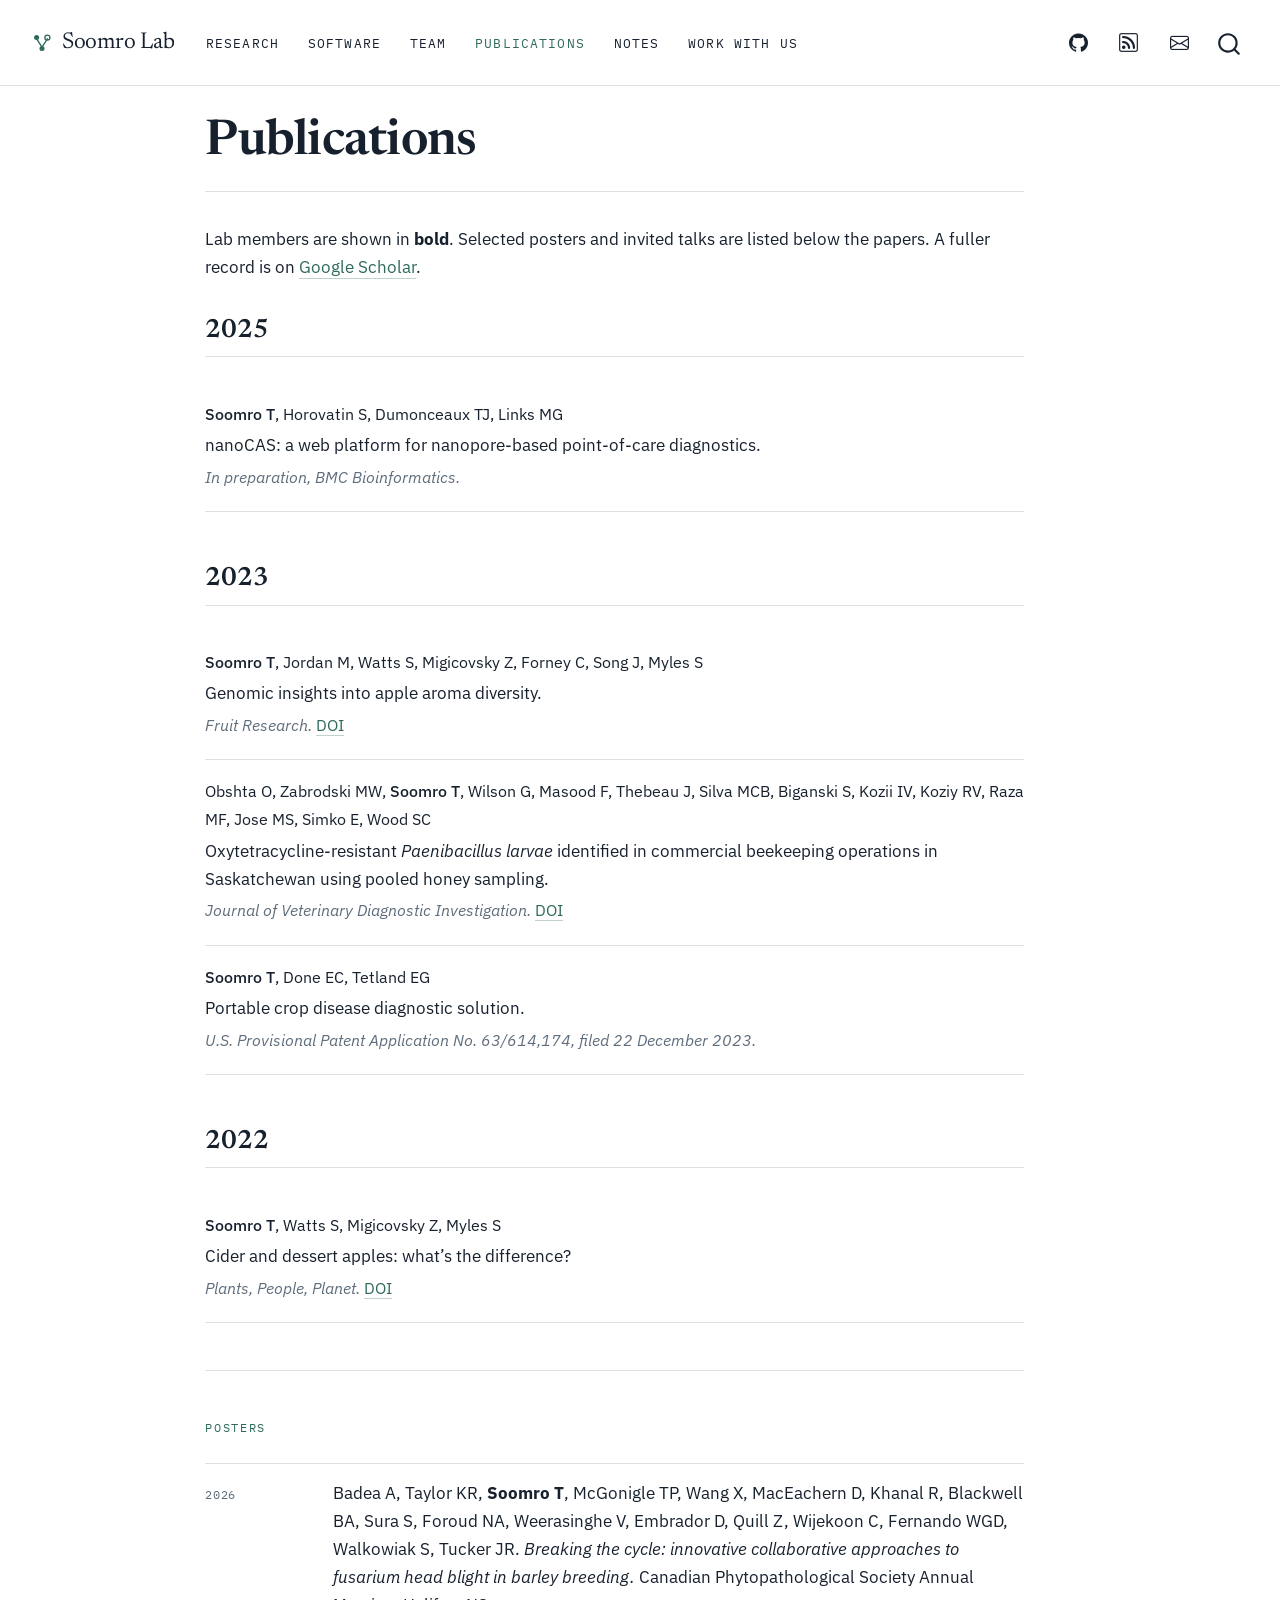
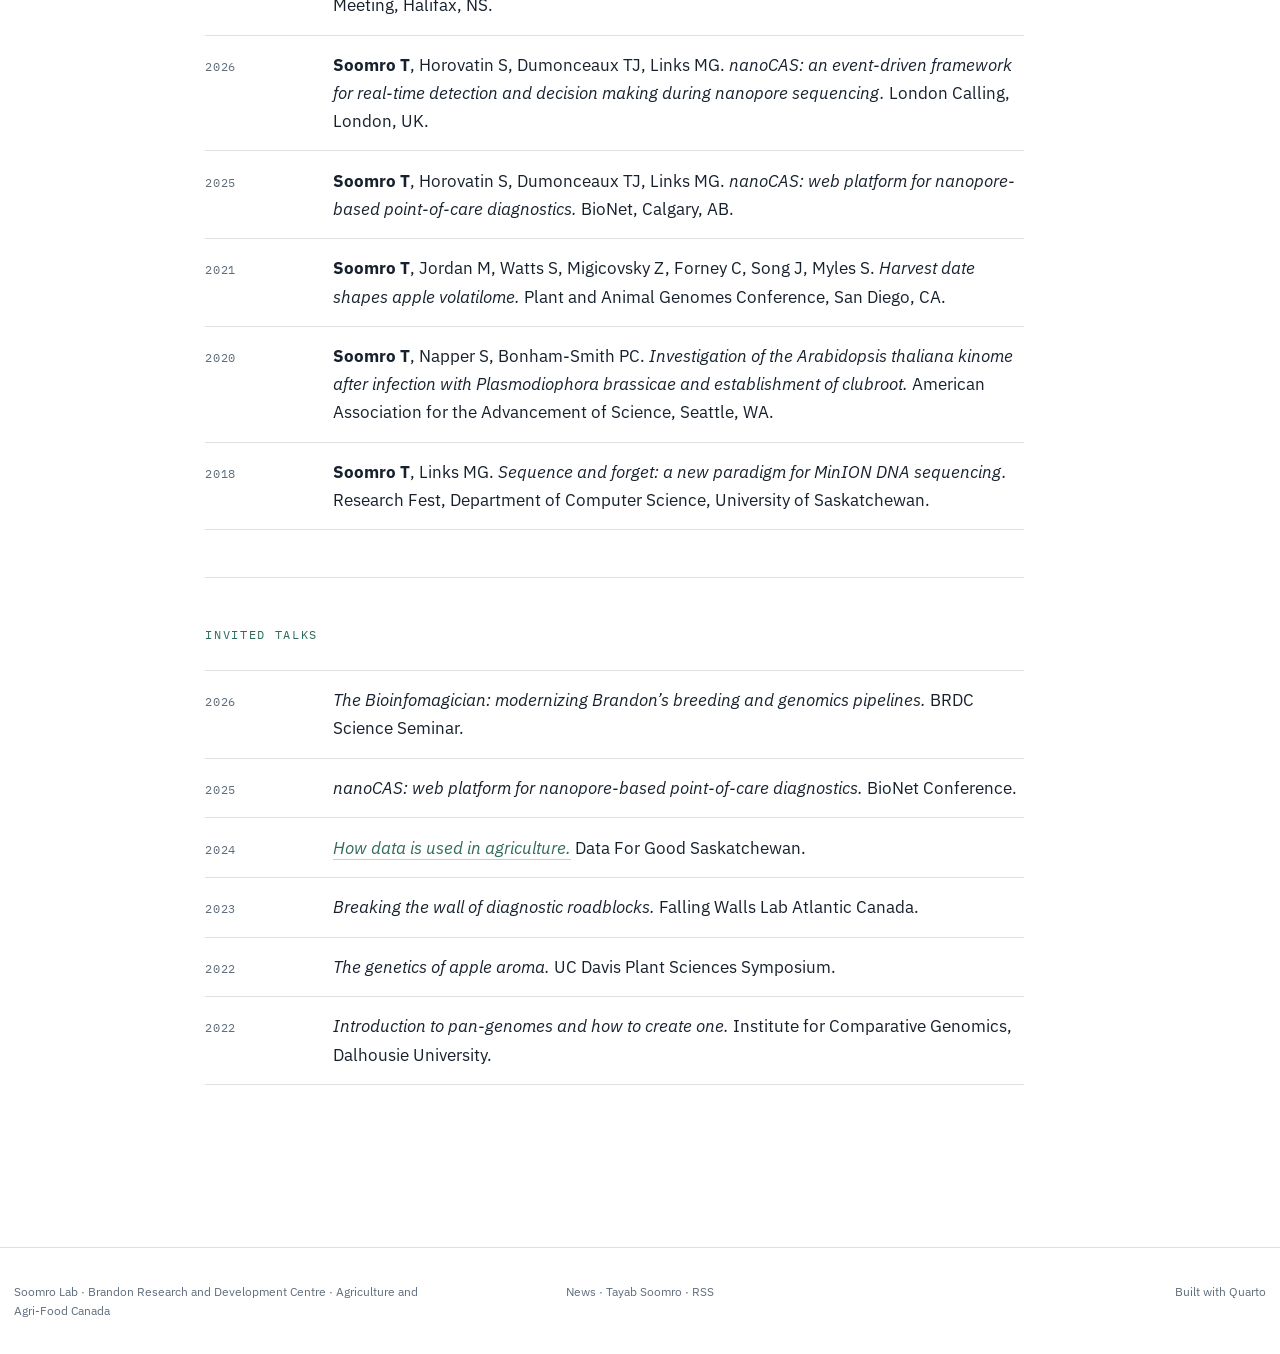
<file: docs/publications.html>
<!DOCTYPE html>
<html xmlns="http://www.w3.org/1999/xhtml" lang="en" xml:lang="en"><head>

<meta charset="utf-8">
<meta name="generator" content="quarto-1.9.38">

<meta name="viewport" content="width=device-width, initial-scale=1.0, user-scalable=yes">


<title>Publications – Soomro Lab</title>
<style>
/* Default styles provided by pandoc.
** See https://pandoc.org/MANUAL.html#variables-for-html for config info.
*/
code{white-space: pre-wrap;}
span.smallcaps{font-variant: small-caps;}
div.columns{display: flex; gap: min(4vw, 1.5em);}
div.column{flex: auto; overflow-x: auto;}
div.hanging-indent{margin-left: 1.5em; text-indent: -1.5em;}
ul.task-list{list-style: none;}
ul.task-list li input[type="checkbox"] {
  width: 0.8em;
  margin: 0 0.8em 0.2em -1em; /* quarto-specific, see https://github.com/quarto-dev/quarto-cli/issues/4556 */ 
  vertical-align: middle;
}
</style>


<script src="site_libs/quarto-nav/quarto-nav.js"></script>
<script src="site_libs/quarto-nav/headroom.min.js"></script>
<script src="site_libs/clipboard/clipboard.min.js"></script>
<script src="site_libs/quarto-search/autocomplete.umd.js"></script>
<script src="site_libs/quarto-search/fuse.min.js"></script>
<script src="site_libs/quarto-search/quarto-search.js"></script>
<meta name="quarto:offset" content="./">
<link href="./images/favicon.png" rel="icon" type="image/png">
<script src="site_libs/quarto-html/quarto.js" type="module"></script>
<script src="site_libs/quarto-html/tabsets/tabsets.js" type="module"></script>
<script src="site_libs/quarto-html/popper.min.js"></script>
<script src="site_libs/quarto-html/tippy.umd.min.js"></script>
<link href="site_libs/quarto-html/tippy.css" rel="stylesheet">
<link href="site_libs/quarto-html/quarto-syntax-highlighting-18eeef7e313107c10b6b051a6734352e.css" rel="stylesheet" id="quarto-text-highlighting-styles">
<script src="site_libs/bootstrap/bootstrap.min.js"></script>
<link href="site_libs/bootstrap/bootstrap-icons.css" rel="stylesheet">
<link href="site_libs/bootstrap/bootstrap-54711d67d5996e08263c3e0d81db8ddc.min.css" rel="stylesheet" append-hash="true" id="quarto-bootstrap" data-mode="light">
<script id="quarto-search-options" type="application/json">{
  "location": "navbar",
  "copy-button": false,
  "collapse-after": 3,
  "panel-placement": "end",
  "type": "overlay",
  "limit": 50,
  "keyboard-shortcut": [
    "f",
    "/",
    "s"
  ],
  "show-item-context": false,
  "language": {
    "search-no-results-text": "No results",
    "search-matching-documents-text": "matching documents",
    "search-copy-link-title": "Copy link to search",
    "search-hide-matches-text": "Hide additional matches",
    "search-more-match-text": "more match in this document",
    "search-more-matches-text": "more matches in this document",
    "search-clear-button-title": "Clear",
    "search-text-placeholder": "",
    "search-detached-cancel-button-title": "Cancel",
    "search-submit-button-title": "Submit",
    "search-label": "Search"
  }
}</script>
<style>html{ scroll-behavior: smooth; }</style>
<!-- Google tag (gtag.js) -->
<script async="" src="https://www.googletagmanager.com/gtag/js?id=G-F11EKVTXD4"></script>
<script>
  window.dataLayer = window.dataLayer || [];
  function gtag(){dataLayer.push(arguments);}
  gtag('js', new Date());

  gtag('config', 'G-F11EKVTXD4');
</script>


<meta property="og:title" content="Publications – Soomro Lab">
<meta property="og:description" content="Bioinformatics for plant breeding at Agriculture and Agri-Food Canada’s Brandon Research and Development Centre.">
<meta property="og:image" content="https://soomrolab.com/images/og-image.png">
<meta property="og:site_name" content="Soomro Lab">
<meta property="og:locale" content="en_CA">
<meta property="og:image:height" content="630">
<meta property="og:image:width" content="1200">
<meta name="twitter:title" content="Publications – Soomro Lab">
<meta name="twitter:description" content="Bioinformatics for plant breeding at Agriculture and Agri-Food Canada’s Brandon Research and Development Centre.">
<meta name="twitter:image" content="https://soomrolab.com/images/og-image.png">
<meta name="twitter:card" content="summary_large_image">
<meta name="twitter:image-height" content="630">
<meta name="twitter:image-width" content="1200">
</head>

<body class="nav-fixed fullcontent quarto-light">

<div id="quarto-search-results"></div>
  <header id="quarto-header" class="headroom fixed-top">
    <nav class="navbar navbar-expand-lg " data-bs-theme="dark">
      <div class="navbar-container container-fluid">
      <div class="navbar-brand-container mx-auto">
    <a href="./index.html" class="navbar-brand navbar-brand-logo">
    <img src="./images/logo.svg" alt="Soomro Lab" class="navbar-logo light-content">
    <img src="./images/logo.svg" alt="Soomro Lab" class="navbar-logo dark-content">
    </a>
    <a class="navbar-brand" href="./index.html">
    <span class="navbar-title">Soomro Lab</span>
    </a>
  </div>
            <div id="quarto-search" class="" title="Search"></div>
          <button class="navbar-toggler" type="button" data-bs-toggle="collapse" data-bs-target="#navbarCollapse" aria-controls="navbarCollapse" role="menu" aria-expanded="false" aria-label="Toggle navigation" onclick="if (window.quartoToggleHeadroom) { window.quartoToggleHeadroom(); }">
  <span class="navbar-toggler-icon"></span>
</button>
          <div class="collapse navbar-collapse" id="navbarCollapse">
            <ul class="navbar-nav navbar-nav-scroll me-auto">
  <li class="nav-item">
    <a class="nav-link" href="./research.html"> 
<span class="menu-text">Research</span></a>
  </li>  
  <li class="nav-item">
    <a class="nav-link" href="./software.html"> 
<span class="menu-text">Software</span></a>
  </li>  
  <li class="nav-item">
    <a class="nav-link" href="./people.html"> 
<span class="menu-text">Team</span></a>
  </li>  
  <li class="nav-item">
    <a class="nav-link active" href="./publications.html" aria-current="page"> 
<span class="menu-text">Publications</span></a>
  </li>  
  <li class="nav-item">
    <a class="nav-link" href="./blog/index.html"> 
<span class="menu-text">Notes</span></a>
  </li>  
  <li class="nav-item">
    <a class="nav-link" href="./join.html"> 
<span class="menu-text">Work with us</span></a>
  </li>  
</ul>
            <ul class="navbar-nav navbar-nav-scroll ms-auto">
  <li class="nav-item compact">
    <a class="nav-link" href="https://github.com/tayabsoomro"> <i class="bi bi-github" role="img" aria-label="GitHub">
</i> 
<span class="menu-text"></span></a>
  </li>  
  <li class="nav-item compact">
    <a class="nav-link" href="./blog/index.xml"> <i class="bi bi-rss" role="img" aria-label="RSS">
</i> 
<span class="menu-text"></span></a>
  </li>  
  <li class="nav-item compact">
    <a class="nav-link" href="mailto:tayab.soomro@agr.gc.ca"> <i class="bi bi-envelope" role="img" aria-label="Email">
</i> 
<span class="menu-text"></span></a>
  </li>  
</ul>
          </div> <!-- /navcollapse -->
            <div class="quarto-navbar-tools">
</div>
      </div> <!-- /container-fluid -->
    </nav>
</header>
<!-- content -->
<div id="quarto-content" class="quarto-container page-columns page-rows-contents page-layout-article page-navbar">
<!-- sidebar -->
<!-- margin-sidebar -->
    
<!-- main -->
<main class="content" id="quarto-document-content">

<header id="title-block-header" class="quarto-title-block default">
<div class="quarto-title">
<h1 class="title">Publications</h1>
</div>



<div class="quarto-title-meta">

    
  
    
  </div>
  


</header>


<!-- Machinery. Edit _content/publications.yml and
     _content/presentations.yml instead of this file. -->
<p>Lab members are shown in <strong>bold</strong>. Selected posters and invited talks are listed below the papers. A fuller record is on <a href="https://scholar.google.com/citations?user=ivHdtcwAAAAJ&amp;hl=en">Google Scholar</a>.</p>
<section id="section" class="level2">
<h2 data-anchor-id="section">2025</h2>
<div class="pubs">
<div class="pub">
<p><span class="authors"><strong>Soomro T</strong>, Horovatin S, Dumonceaux TJ, Links MG</span></p>
<p>nanoCAS: a web platform for nanopore-based point-of-care diagnostics.</p>
<p><span class="venue">In preparation, BMC Bioinformatics.</span></p>
</div>
</div>
</section>
<section id="section-1" class="level2">
<h2 data-anchor-id="section-1">2023</h2>
<div class="pubs">
<div class="pub">
<p><span class="authors"><strong>Soomro T</strong>, Jordan M, Watts S, Migicovsky Z, Forney C, Song J, Myles S</span></p>
<p>Genomic insights into apple aroma diversity.</p>
<p><span class="venue">Fruit Research.</span> <span class="subtle"><a href="https://doi.org/10.48130/FruRes-2023-0027">DOI</a></span></p>
</div>
<div class="pub">
<p><span class="authors">Obshta O, Zabrodski MW, <strong>Soomro T</strong>, Wilson G, Masood F, Thebeau J, Silva MCB, Biganski S, Kozii IV, Koziy RV, Raza MF, Jose MS, Simko E, Wood SC</span></p>
<p>Oxytetracycline-resistant <em>Paenibacillus larvae</em> identified in commercial beekeeping operations in Saskatchewan using pooled honey sampling.</p>
<p><span class="venue">Journal of Veterinary Diagnostic Investigation.</span> <span class="subtle"><a href="https://doi.org/10.1177/10406387231200178">DOI</a></span></p>
</div>
<div class="pub">
<p><span class="authors"><strong>Soomro T</strong>, Done EC, Tetland EG</span></p>
<p>Portable crop disease diagnostic solution.</p>
<p><span class="venue">U.S. Provisional Patent Application No.&nbsp;63/614,174, filed 22 December 2023.</span></p>
</div>
</div>
</section>
<section id="section-2" class="level2">
<h2 data-anchor-id="section-2">2022</h2>
<div class="pubs">
<div class="pub">
<p><span class="authors"><strong>Soomro T</strong>, Watts S, Migicovsky Z, Myles S</span></p>
<p>Cider and dessert apples: what’s the difference?</p>
<p><span class="venue">Plants, People, Planet.</span> <span class="subtle"><a href="https://doi.org/10.1002/ppp3.10284">DOI</a></span></p>
</div>
</div>
<hr>
<p><span class="eyebrow">Posters</span></p>
<div class="news">
<div class="item">
<p><span class="date">2026</span></p>
<p>Badea A, Taylor KR, <strong>Soomro T</strong>, McGonigle TP, Wang X, MacEachern D, Khanal R, Blackwell BA, Sura S, Foroud NA, Weerasinghe V, Embrador D, Quill Z, Wijekoon C, Fernando WGD, Walkowiak S, Tucker JR. <em>Breaking the cycle: innovative collaborative approaches to fusarium head blight in barley breeding.</em> Canadian Phytopathological Society Annual Meeting, Halifax, NS.</p>
</div>
<div class="item">
<p><span class="date">2026</span></p>
<p><strong>Soomro T</strong>, Horovatin S, Dumonceaux TJ, Links MG. <em>nanoCAS: an event-driven framework for real-time detection and decision making during nanopore sequencing.</em> London Calling, London, UK.</p>
</div>
<div class="item">
<p><span class="date">2025</span></p>
<p><strong>Soomro T</strong>, Horovatin S, Dumonceaux TJ, Links MG. <em>nanoCAS: web platform for nanopore-based point-of-care diagnostics.</em> BioNet, Calgary, AB.</p>
</div>
<div class="item">
<p><span class="date">2021</span></p>
<p><strong>Soomro T</strong>, Jordan M, Watts S, Migicovsky Z, Forney C, Song J, Myles S. <em>Harvest date shapes apple volatilome.</em> Plant and Animal Genomes Conference, San Diego, CA.</p>
</div>
<div class="item">
<p><span class="date">2020</span></p>
<p><strong>Soomro T</strong>, Napper S, Bonham-Smith PC. <em>Investigation of the Arabidopsis thaliana kinome after infection with Plasmodiophora brassicae and establishment of clubroot.</em> American Association for the Advancement of Science, Seattle, WA.</p>
</div>
<div class="item">
<p><span class="date">2018</span></p>
<p><strong>Soomro T</strong>, Links MG. <em>Sequence and forget: a new paradigm for MinION DNA sequencing.</em> Research Fest, Department of Computer Science, University of Saskatchewan.</p>
</div>
</div>
<hr>
<p><span class="eyebrow">Invited talks</span></p>
<div class="news">
<div class="item">
<p><span class="date">2026</span></p>
<p><em>The Bioinfomagician: modernizing Brandon’s breeding and genomics pipelines.</em> BRDC Science Seminar.</p>
</div>
<div class="item">
<p><span class="date">2025</span></p>
<p><em>nanoCAS: web platform for nanopore-based point-of-care diagnostics.</em> BioNet Conference.</p>
</div>
<div class="item">
<p><span class="date">2024</span></p>
<p><a href="https://www.youtube.com/watch?v=KPBhK0f1UtA"><em>How data is used in agriculture.</em></a> Data For Good Saskatchewan.</p>
</div>
<div class="item">
<p><span class="date">2023</span></p>
<p><em>Breaking the wall of diagnostic roadblocks.</em> Falling Walls Lab Atlantic Canada.</p>
</div>
<div class="item">
<p><span class="date">2022</span></p>
<p><em>The genetics of apple aroma.</em> UC Davis Plant Sciences Symposium.</p>
</div>
<div class="item">
<p><span class="date">2022</span></p>
<p><em>Introduction to pan-genomes and how to create one.</em> Institute for Comparative Genomics, Dalhousie University.</p>
</div>
</div>


</section>

</main> <!-- /main -->
<script id="quarto-html-after-body" type="application/javascript">
  window.document.addEventListener("DOMContentLoaded", function (event) {
    const isCodeAnnotation = (el) => {
      for (const clz of el.classList) {
        if (clz.startsWith('code-annotation-')) {                     
          return true;
        }
      }
      return false;
    }
    const onCopySuccess = function(e) {
      // button target
      const button = e.trigger;
      // don't keep focus
      button.blur();
      // flash "checked"
      button.classList.add('code-copy-button-checked');
      var currentTitle = button.getAttribute("title");
      button.setAttribute("title", "Copied!");
      let tooltip;
      if (window.bootstrap) {
        button.setAttribute("data-bs-toggle", "tooltip");
        button.setAttribute("data-bs-placement", "left");
        button.setAttribute("data-bs-title", "Copied!");
        tooltip = new bootstrap.Tooltip(button, 
          { trigger: "manual", 
            customClass: "code-copy-button-tooltip",
            offset: [0, -8]});
        tooltip.show();    
      }
      setTimeout(function() {
        if (tooltip) {
          tooltip.hide();
          button.removeAttribute("data-bs-title");
          button.removeAttribute("data-bs-toggle");
          button.removeAttribute("data-bs-placement");
        }
        button.setAttribute("title", currentTitle);
        button.classList.remove('code-copy-button-checked');
      }, 1000);
      // clear code selection
      e.clearSelection();
    }
    const getTextToCopy = function(trigger) {
      const outerScaffold = trigger.parentElement.cloneNode(true);
      const codeEl = outerScaffold.querySelector('code');
      for (const childEl of codeEl.children) {
        if (isCodeAnnotation(childEl)) {
          childEl.remove();
        }
      }
      return codeEl.innerText;
    }
    const clipboard = new window.ClipboardJS('.code-copy-button:not([data-in-quarto-modal])', {
      text: getTextToCopy
    });
    clipboard.on('success', onCopySuccess);
    if (window.document.getElementById('quarto-embedded-source-code-modal')) {
      const clipboardModal = new window.ClipboardJS('.code-copy-button[data-in-quarto-modal]', {
        text: getTextToCopy,
        container: window.document.getElementById('quarto-embedded-source-code-modal')
      });
      clipboardModal.on('success', onCopySuccess);
    }
      var localhostRegex = new RegExp(/^(?:http|https):\/\/localhost\:?[0-9]*\//);
      var mailtoRegex = new RegExp(/^mailto:/);
        var filterRegex = new RegExp("https:\/\/soomrolab\.com");
      var isInternal = (href) => {
          return filterRegex.test(href) || localhostRegex.test(href) || mailtoRegex.test(href);
      }
      // Inspect non-navigation links and adorn them if external
     var links = window.document.querySelectorAll('a[href]:not(.nav-link):not(.navbar-brand):not(.toc-action):not(.sidebar-link):not(.sidebar-item-toggle):not(.pagination-link):not(.no-external):not([aria-hidden]):not(.dropdown-item):not(.quarto-navigation-tool):not(.about-link)');
      for (var i=0; i<links.length; i++) {
        const link = links[i];
        if (!isInternal(link.href)) {
          // undo the damage that might have been done by quarto-nav.js in the case of
          // links that we want to consider external
          if (link.dataset.originalHref !== undefined) {
            link.href = link.dataset.originalHref;
          }
            // target, if specified
            link.setAttribute("target", "_blank");
            if (link.getAttribute("rel") === null) {
              link.setAttribute("rel", "noopener");
            }
        }
      }
    function tippyHover(el, contentFn, onTriggerFn, onUntriggerFn) {
      const config = {
        allowHTML: true,
        maxWidth: 500,
        delay: 100,
        arrow: false,
        appendTo: function(el) {
            return el.parentElement;
        },
        interactive: true,
        interactiveBorder: 10,
        theme: 'quarto',
        placement: 'bottom-start',
      };
      if (contentFn) {
        config.content = contentFn;
      }
      if (onTriggerFn) {
        config.onTrigger = onTriggerFn;
      }
      if (onUntriggerFn) {
        config.onUntrigger = onUntriggerFn;
      }
      window.tippy(el, config); 
    }
    const noterefs = window.document.querySelectorAll('a[role="doc-noteref"]');
    for (var i=0; i<noterefs.length; i++) {
      const ref = noterefs[i];
      tippyHover(ref, function() {
        // use id or data attribute instead here
        let href = ref.getAttribute('data-footnote-href') || ref.getAttribute('href');
        try { href = new URL(href).hash; } catch {}
        const id = href.replace(/^#\/?/, "");
        const note = window.document.getElementById(id);
        if (note) {
          return note.innerHTML;
        } else {
          return "";
        }
      });
    }
    const xrefs = window.document.querySelectorAll('a.quarto-xref');
    const processXRef = (id, note) => {
      // Strip column container classes
      const stripColumnClz = (el) => {
        el.classList.remove("page-full", "page-columns");
        if (el.children) {
          for (const child of el.children) {
            stripColumnClz(child);
          }
        }
      }
      stripColumnClz(note)
      if (id === null || id.startsWith('sec-')) {
        // Special case sections, only their first couple elements
        const container = document.createElement("div");
        if (note.children && note.children.length > 2) {
          container.appendChild(note.children[0].cloneNode(true));
          for (let i = 1; i < note.children.length; i++) {
            const child = note.children[i];
            if (child.tagName === "P" && child.innerText === "") {
              continue;
            } else {
              container.appendChild(child.cloneNode(true));
              break;
            }
          }
          if (window.Quarto?.typesetMath) {
            window.Quarto.typesetMath(container);
          }
          return container.innerHTML
        } else {
          if (window.Quarto?.typesetMath) {
            window.Quarto.typesetMath(note);
          }
          return note.innerHTML;
        }
      } else {
        // Remove any anchor links if they are present
        const anchorLink = note.querySelector('a.anchorjs-link');
        if (anchorLink) {
          anchorLink.remove();
        }
        if (window.Quarto?.typesetMath) {
          window.Quarto.typesetMath(note);
        }
        if (note.classList.contains("callout")) {
          return note.outerHTML;
        } else {
          return note.innerHTML;
        }
      }
    }
    for (var i=0; i<xrefs.length; i++) {
      const xref = xrefs[i];
      tippyHover(xref, undefined, function(instance) {
        instance.disable();
        let url = xref.getAttribute('href');
        let hash = undefined; 
        if (url.startsWith('#')) {
          hash = url;
        } else {
          try { hash = new URL(url).hash; } catch {}
        }
        if (hash) {
          const id = hash.replace(/^#\/?/, "");
          const note = window.document.getElementById(id);
          if (note !== null) {
            try {
              const html = processXRef(id, note.cloneNode(true));
              instance.setContent(html);
            } finally {
              instance.enable();
              instance.show();
            }
          } else {
            // See if we can fetch this
            fetch(url.split('#')[0])
            .then(res => res.text())
            .then(html => {
              const parser = new DOMParser();
              const htmlDoc = parser.parseFromString(html, "text/html");
              const note = htmlDoc.getElementById(id);
              if (note !== null) {
                const html = processXRef(id, note);
                instance.setContent(html);
              } 
            }).finally(() => {
              instance.enable();
              instance.show();
            });
          }
        } else {
          // See if we can fetch a full url (with no hash to target)
          // This is a special case and we should probably do some content thinning / targeting
          fetch(url)
          .then(res => res.text())
          .then(html => {
            const parser = new DOMParser();
            const htmlDoc = parser.parseFromString(html, "text/html");
            const note = htmlDoc.querySelector('main.content');
            if (note !== null) {
              // This should only happen for chapter cross references
              // (since there is no id in the URL)
              // remove the first header
              if (note.children.length > 0 && note.children[0].tagName === "HEADER") {
                note.children[0].remove();
              }
              const html = processXRef(null, note);
              instance.setContent(html);
            } 
          }).finally(() => {
            instance.enable();
            instance.show();
          });
        }
      }, function(instance) {
      });
    }
        let selectedAnnoteEl;
        const selectorForAnnotation = ( cell, annotation) => {
          let cellAttr = 'data-code-cell="' + cell + '"';
          let lineAttr = 'data-code-annotation="' +  annotation + '"';
          const selector = 'span[' + cellAttr + '][' + lineAttr + ']';
          return selector;
        }
        const selectCodeLines = (annoteEl) => {
          const doc = window.document;
          const targetCell = annoteEl.getAttribute("data-target-cell");
          const targetAnnotation = annoteEl.getAttribute("data-target-annotation");
          const annoteSpan = window.document.querySelector(selectorForAnnotation(targetCell, targetAnnotation));
          const lines = annoteSpan.getAttribute("data-code-lines").split(",");
          const lineIds = lines.map((line) => {
            return targetCell + "-" + line;
          })
          let top = null;
          let height = null;
          let parent = null;
          if (lineIds.length > 0) {
              //compute the position of the single el (top and bottom and make a div)
              const el = window.document.getElementById(lineIds[0]);
              top = el.offsetTop;
              height = el.offsetHeight;
              parent = el.parentElement.parentElement;
            if (lineIds.length > 1) {
              const lastEl = window.document.getElementById(lineIds[lineIds.length - 1]);
              const bottom = lastEl.offsetTop + lastEl.offsetHeight;
              height = bottom - top;
            }
            if (top !== null && height !== null && parent !== null) {
              // cook up a div (if necessary) and position it 
              let div = window.document.getElementById("code-annotation-line-highlight");
              if (div === null) {
                div = window.document.createElement("div");
                div.setAttribute("id", "code-annotation-line-highlight");
                div.style.position = 'absolute';
                parent.appendChild(div);
              }
              div.style.top = top - 2 + "px";
              div.style.height = height + 4 + "px";
              div.style.left = 0;
              let gutterDiv = window.document.getElementById("code-annotation-line-highlight-gutter");
              if (gutterDiv === null) {
                gutterDiv = window.document.createElement("div");
                gutterDiv.setAttribute("id", "code-annotation-line-highlight-gutter");
                gutterDiv.style.position = 'absolute';
                const codeCell = window.document.getElementById(targetCell);
                const gutter = codeCell.querySelector('.code-annotation-gutter');
                gutter.appendChild(gutterDiv);
              }
              gutterDiv.style.top = top - 2 + "px";
              gutterDiv.style.height = height + 4 + "px";
            }
            selectedAnnoteEl = annoteEl;
          }
        };
        const unselectCodeLines = () => {
          const elementsIds = ["code-annotation-line-highlight", "code-annotation-line-highlight-gutter"];
          elementsIds.forEach((elId) => {
            const div = window.document.getElementById(elId);
            if (div) {
              div.remove();
            }
          });
          selectedAnnoteEl = undefined;
        };
          // Handle positioning of the toggle
      window.addEventListener(
        "resize",
        throttle(() => {
          elRect = undefined;
          if (selectedAnnoteEl) {
            selectCodeLines(selectedAnnoteEl);
          }
        }, 10)
      );
      function throttle(fn, ms) {
      let throttle = false;
      let timer;
        return (...args) => {
          if(!throttle) { // first call gets through
              fn.apply(this, args);
              throttle = true;
          } else { // all the others get throttled
              if(timer) clearTimeout(timer); // cancel #2
              timer = setTimeout(() => {
                fn.apply(this, args);
                timer = throttle = false;
              }, ms);
          }
        };
      }
        // Attach click handler to the DT
        const annoteDls = window.document.querySelectorAll('dt[data-target-cell]');
        for (const annoteDlNode of annoteDls) {
          annoteDlNode.addEventListener('click', (event) => {
            const clickedEl = event.target;
            if (clickedEl !== selectedAnnoteEl) {
              unselectCodeLines();
              const activeEl = window.document.querySelector('dt[data-target-cell].code-annotation-active');
              if (activeEl) {
                activeEl.classList.remove('code-annotation-active');
              }
              selectCodeLines(clickedEl);
              clickedEl.classList.add('code-annotation-active');
            } else {
              // Unselect the line
              unselectCodeLines();
              clickedEl.classList.remove('code-annotation-active');
            }
          });
        }
    const findCites = (el) => {
      const parentEl = el.parentElement;
      if (parentEl) {
        const cites = parentEl.dataset.cites;
        if (cites) {
          return {
            el,
            cites: cites.split(' ')
          };
        } else {
          return findCites(el.parentElement)
        }
      } else {
        return undefined;
      }
    };
    var bibliorefs = window.document.querySelectorAll('a[role="doc-biblioref"]');
    for (var i=0; i<bibliorefs.length; i++) {
      const ref = bibliorefs[i];
      const citeInfo = findCites(ref);
      if (citeInfo) {
        tippyHover(citeInfo.el, function() {
          var popup = window.document.createElement('div');
          citeInfo.cites.forEach(function(cite) {
            var citeDiv = window.document.createElement('div');
            citeDiv.classList.add('hanging-indent');
            citeDiv.classList.add('csl-entry');
            var biblioDiv = window.document.getElementById('ref-' + cite);
            if (biblioDiv) {
              citeDiv.innerHTML = biblioDiv.innerHTML;
            }
            popup.appendChild(citeDiv);
          });
          return popup.innerHTML;
        });
      }
    }
  });
  </script>
</div> <!-- /content -->
<footer class="footer">
  <div class="nav-footer">
    <div class="nav-footer-left">
<p>Soomro Lab · <a href="https://agriculture.canada.ca/en/science/agriculture-and-agri-food-research-centres/brandon-research-and-development-centre">Brandon Research and Development Centre</a> · Agriculture and Agri-Food Canada</p>
</div>   
    <div class="nav-footer-center">
<p><a href="./news.html">News</a> · <a href="./about.html">Tayab Soomro</a> · <a href="./blog/index.xml">RSS</a></p>
</div>
    <div class="nav-footer-right">
<p>Built with <a href="https://quarto.org">Quarto</a></p>
</div>
  </div>
</footer>




<script src="site_libs/quarto-html/zenscroll-min.js"></script>
</body></html>
</file>
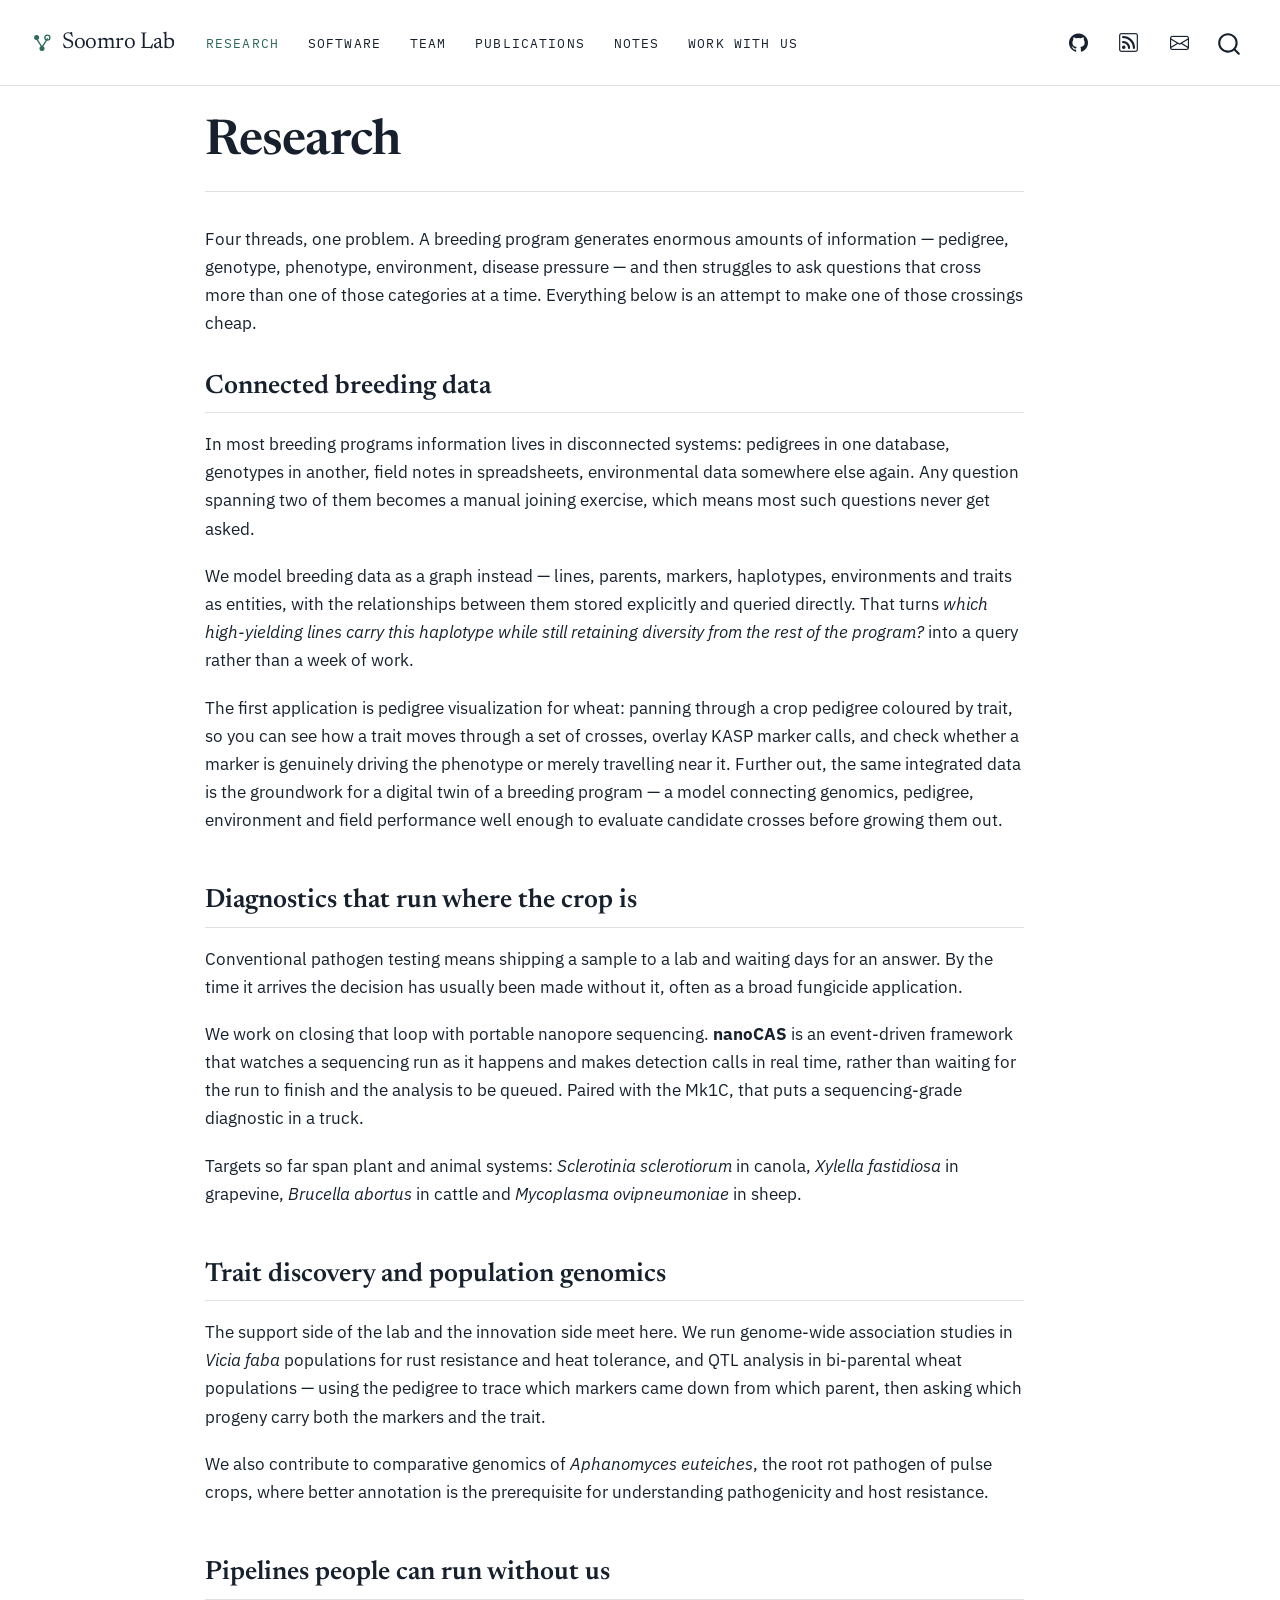
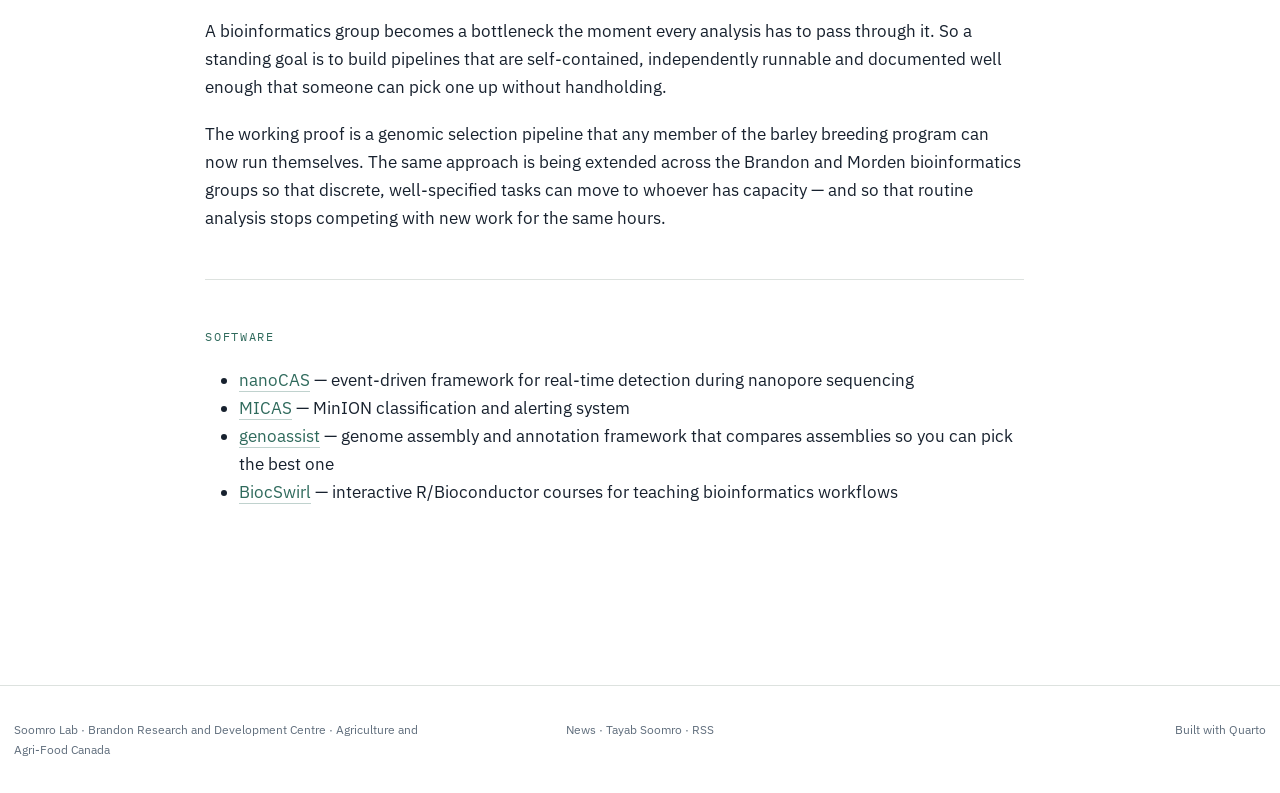
<file: docs/research.html>
<!DOCTYPE html>
<html xmlns="http://www.w3.org/1999/xhtml" lang="en" xml:lang="en"><head>

<meta charset="utf-8">
<meta name="generator" content="quarto-1.9.38">

<meta name="viewport" content="width=device-width, initial-scale=1.0, user-scalable=yes">


<title>Research – Soomro Lab</title>
<style>
/* Default styles provided by pandoc.
** See https://pandoc.org/MANUAL.html#variables-for-html for config info.
*/
code{white-space: pre-wrap;}
span.smallcaps{font-variant: small-caps;}
div.columns{display: flex; gap: min(4vw, 1.5em);}
div.column{flex: auto; overflow-x: auto;}
div.hanging-indent{margin-left: 1.5em; text-indent: -1.5em;}
ul.task-list{list-style: none;}
ul.task-list li input[type="checkbox"] {
  width: 0.8em;
  margin: 0 0.8em 0.2em -1em; /* quarto-specific, see https://github.com/quarto-dev/quarto-cli/issues/4556 */ 
  vertical-align: middle;
}
</style>


<script src="site_libs/quarto-nav/quarto-nav.js"></script>
<script src="site_libs/quarto-nav/headroom.min.js"></script>
<script src="site_libs/clipboard/clipboard.min.js"></script>
<script src="site_libs/quarto-search/autocomplete.umd.js"></script>
<script src="site_libs/quarto-search/fuse.min.js"></script>
<script src="site_libs/quarto-search/quarto-search.js"></script>
<meta name="quarto:offset" content="./">
<link href="./images/favicon.png" rel="icon" type="image/png">
<script src="site_libs/quarto-html/quarto.js" type="module"></script>
<script src="site_libs/quarto-html/tabsets/tabsets.js" type="module"></script>
<script src="site_libs/quarto-html/popper.min.js"></script>
<script src="site_libs/quarto-html/tippy.umd.min.js"></script>
<link href="site_libs/quarto-html/tippy.css" rel="stylesheet">
<link href="site_libs/quarto-html/quarto-syntax-highlighting-18eeef7e313107c10b6b051a6734352e.css" rel="stylesheet" id="quarto-text-highlighting-styles">
<script src="site_libs/bootstrap/bootstrap.min.js"></script>
<link href="site_libs/bootstrap/bootstrap-icons.css" rel="stylesheet">
<link href="site_libs/bootstrap/bootstrap-54711d67d5996e08263c3e0d81db8ddc.min.css" rel="stylesheet" append-hash="true" id="quarto-bootstrap" data-mode="light">
<script id="quarto-search-options" type="application/json">{
  "location": "navbar",
  "copy-button": false,
  "collapse-after": 3,
  "panel-placement": "end",
  "type": "overlay",
  "limit": 50,
  "keyboard-shortcut": [
    "f",
    "/",
    "s"
  ],
  "show-item-context": false,
  "language": {
    "search-no-results-text": "No results",
    "search-matching-documents-text": "matching documents",
    "search-copy-link-title": "Copy link to search",
    "search-hide-matches-text": "Hide additional matches",
    "search-more-match-text": "more match in this document",
    "search-more-matches-text": "more matches in this document",
    "search-clear-button-title": "Clear",
    "search-text-placeholder": "",
    "search-detached-cancel-button-title": "Cancel",
    "search-submit-button-title": "Submit",
    "search-label": "Search"
  }
}</script>
<style>html{ scroll-behavior: smooth; }</style>
<!-- Google tag (gtag.js) -->
<script async="" src="https://www.googletagmanager.com/gtag/js?id=G-F11EKVTXD4"></script>
<script>
  window.dataLayer = window.dataLayer || [];
  function gtag(){dataLayer.push(arguments);}
  gtag('js', new Date());

  gtag('config', 'G-F11EKVTXD4');
</script>


<meta property="og:title" content="Research – Soomro Lab">
<meta property="og:description" content="Bioinformatics for plant breeding at Agriculture and Agri-Food Canada’s Brandon Research and Development Centre.">
<meta property="og:image" content="https://soomrolab.com/images/og-image.png">
<meta property="og:site_name" content="Soomro Lab">
<meta property="og:locale" content="en_CA">
<meta property="og:image:height" content="630">
<meta property="og:image:width" content="1200">
<meta name="twitter:title" content="Research – Soomro Lab">
<meta name="twitter:description" content="Bioinformatics for plant breeding at Agriculture and Agri-Food Canada’s Brandon Research and Development Centre.">
<meta name="twitter:image" content="https://soomrolab.com/images/og-image.png">
<meta name="twitter:card" content="summary_large_image">
<meta name="twitter:image-height" content="630">
<meta name="twitter:image-width" content="1200">
</head>

<body class="nav-fixed fullcontent quarto-light">

<div id="quarto-search-results"></div>
  <header id="quarto-header" class="headroom fixed-top">
    <nav class="navbar navbar-expand-lg " data-bs-theme="dark">
      <div class="navbar-container container-fluid">
      <div class="navbar-brand-container mx-auto">
    <a href="./index.html" class="navbar-brand navbar-brand-logo">
    <img src="./images/logo.svg" alt="Soomro Lab" class="navbar-logo light-content">
    <img src="./images/logo.svg" alt="Soomro Lab" class="navbar-logo dark-content">
    </a>
    <a class="navbar-brand" href="./index.html">
    <span class="navbar-title">Soomro Lab</span>
    </a>
  </div>
            <div id="quarto-search" class="" title="Search"></div>
          <button class="navbar-toggler" type="button" data-bs-toggle="collapse" data-bs-target="#navbarCollapse" aria-controls="navbarCollapse" role="menu" aria-expanded="false" aria-label="Toggle navigation" onclick="if (window.quartoToggleHeadroom) { window.quartoToggleHeadroom(); }">
  <span class="navbar-toggler-icon"></span>
</button>
          <div class="collapse navbar-collapse" id="navbarCollapse">
            <ul class="navbar-nav navbar-nav-scroll me-auto">
  <li class="nav-item">
    <a class="nav-link active" href="./research.html" aria-current="page"> 
<span class="menu-text">Research</span></a>
  </li>  
  <li class="nav-item">
    <a class="nav-link" href="./software.html"> 
<span class="menu-text">Software</span></a>
  </li>  
  <li class="nav-item">
    <a class="nav-link" href="./people.html"> 
<span class="menu-text">Team</span></a>
  </li>  
  <li class="nav-item">
    <a class="nav-link" href="./publications.html"> 
<span class="menu-text">Publications</span></a>
  </li>  
  <li class="nav-item">
    <a class="nav-link" href="./blog/index.html"> 
<span class="menu-text">Notes</span></a>
  </li>  
  <li class="nav-item">
    <a class="nav-link" href="./join.html"> 
<span class="menu-text">Work with us</span></a>
  </li>  
</ul>
            <ul class="navbar-nav navbar-nav-scroll ms-auto">
  <li class="nav-item compact">
    <a class="nav-link" href="https://github.com/tayabsoomro"> <i class="bi bi-github" role="img" aria-label="GitHub">
</i> 
<span class="menu-text"></span></a>
  </li>  
  <li class="nav-item compact">
    <a class="nav-link" href="./blog/index.xml"> <i class="bi bi-rss" role="img" aria-label="RSS">
</i> 
<span class="menu-text"></span></a>
  </li>  
  <li class="nav-item compact">
    <a class="nav-link" href="mailto:tayab.soomro@agr.gc.ca"> <i class="bi bi-envelope" role="img" aria-label="Email">
</i> 
<span class="menu-text"></span></a>
  </li>  
</ul>
          </div> <!-- /navcollapse -->
            <div class="quarto-navbar-tools">
</div>
      </div> <!-- /container-fluid -->
    </nav>
</header>
<!-- content -->
<div id="quarto-content" class="quarto-container page-columns page-rows-contents page-layout-article page-navbar">
<!-- sidebar -->
<!-- margin-sidebar -->
    
<!-- main -->
<main class="content" id="quarto-document-content">

<header id="title-block-header" class="quarto-title-block default">
<div class="quarto-title">
<h1 class="title">Research</h1>
</div>



<div class="quarto-title-meta">

    
  
    
  </div>
  


</header>


<!-- Machinery. Edit _content/research.yml instead of this file. -->
<p>Four threads, one problem. A breeding program generates enormous amounts of information — pedigree, genotype, phenotype, environment, disease pressure — and then struggles to ask questions that cross more than one of those categories at a time. Everything below is an attempt to make one of those crossings cheap.</p>
<section id="connected-breeding-data" class="level2">
<h2 data-anchor-id="connected-breeding-data">Connected breeding data</h2>
<p>In most breeding programs information lives in disconnected systems: pedigrees in one database, genotypes in another, field notes in spreadsheets, environmental data somewhere else again. Any question spanning two of them becomes a manual joining exercise, which means most such questions never get asked.</p>
<p>We model breeding data as a graph instead — lines, parents, markers, haplotypes, environments and traits as entities, with the relationships between them stored explicitly and queried directly. That turns <em>which high-yielding lines carry this haplotype while still retaining diversity from the rest of the program?</em> into a query rather than a week of work.</p>
<p>The first application is pedigree visualization for wheat: panning through a crop pedigree coloured by trait, so you can see how a trait moves through a set of crosses, overlay KASP marker calls, and check whether a marker is genuinely driving the phenotype or merely travelling near it. Further out, the same integrated data is the groundwork for a digital twin of a breeding program — a model connecting genomics, pedigree, environment and field performance well enough to evaluate candidate crosses before growing them out.</p>
</section>
<section id="diagnostics-that-run-where-the-crop-is" class="level2">
<h2 data-anchor-id="diagnostics-that-run-where-the-crop-is">Diagnostics that run where the crop is</h2>
<p>Conventional pathogen testing means shipping a sample to a lab and waiting days for an answer. By the time it arrives the decision has usually been made without it, often as a broad fungicide application.</p>
<p>We work on closing that loop with portable nanopore sequencing. <strong>nanoCAS</strong> is an event-driven framework that watches a sequencing run as it happens and makes detection calls in real time, rather than waiting for the run to finish and the analysis to be queued. Paired with the Mk1C, that puts a sequencing-grade diagnostic in a truck.</p>
<p>Targets so far span plant and animal systems: <em>Sclerotinia sclerotiorum</em> in canola, <em>Xylella fastidiosa</em> in grapevine, <em>Brucella abortus</em> in cattle and <em>Mycoplasma ovipneumoniae</em> in sheep.</p>
</section>
<section id="trait-discovery-and-population-genomics" class="level2">
<h2 data-anchor-id="trait-discovery-and-population-genomics">Trait discovery and population genomics</h2>
<p>The support side of the lab and the innovation side meet here. We run genome-wide association studies in <em>Vicia faba</em> populations for rust resistance and heat tolerance, and QTL analysis in bi-parental wheat populations — using the pedigree to trace which markers came down from which parent, then asking which progeny carry both the markers and the trait.</p>
<p>We also contribute to comparative genomics of <em>Aphanomyces euteiches</em>, the root rot pathogen of pulse crops, where better annotation is the prerequisite for understanding pathogenicity and host resistance.</p>
</section>
<section id="pipelines-people-can-run-without-us" class="level2">
<h2 data-anchor-id="pipelines-people-can-run-without-us">Pipelines people can run without us</h2>
<p>A bioinformatics group becomes a bottleneck the moment every analysis has to pass through it. So a standing goal is to build pipelines that are self-contained, independently runnable and documented well enough that someone can pick one up without handholding.</p>
<p>The working proof is a genomic selection pipeline that any member of the barley breeding program can now run themselves. The same approach is being extended across the Brandon and Morden bioinformatics groups so that discrete, well-specified tasks can move to whoever has capacity — and so that routine analysis stops competing with new work for the same hours.</p>
<hr>
<p><span class="eyebrow">Software</span></p>
<ul>
<li><strong><a href="https://github.com/tayabsoomro/nanoCAS">nanoCAS</a></strong> — event-driven framework for real-time detection during nanopore sequencing</li>
<li><strong><a href="https://github.com/coadunate/MICAS">MICAS</a></strong> — MinION classification and alerting system</li>
<li><strong><a href="https://github.com/genoassist/genoassist">genoassist</a></strong> — genome assembly and annotation framework that compares assemblies so you can pick the best one</li>
<li><strong><a href="https://github.com/biocswirl-dev-team/BiocSwirl">BiocSwirl</a></strong> — interactive R/Bioconductor courses for teaching bioinformatics workflows</li>
</ul>


</section>

</main> <!-- /main -->
<script id="quarto-html-after-body" type="application/javascript">
  window.document.addEventListener("DOMContentLoaded", function (event) {
    const isCodeAnnotation = (el) => {
      for (const clz of el.classList) {
        if (clz.startsWith('code-annotation-')) {                     
          return true;
        }
      }
      return false;
    }
    const onCopySuccess = function(e) {
      // button target
      const button = e.trigger;
      // don't keep focus
      button.blur();
      // flash "checked"
      button.classList.add('code-copy-button-checked');
      var currentTitle = button.getAttribute("title");
      button.setAttribute("title", "Copied!");
      let tooltip;
      if (window.bootstrap) {
        button.setAttribute("data-bs-toggle", "tooltip");
        button.setAttribute("data-bs-placement", "left");
        button.setAttribute("data-bs-title", "Copied!");
        tooltip = new bootstrap.Tooltip(button, 
          { trigger: "manual", 
            customClass: "code-copy-button-tooltip",
            offset: [0, -8]});
        tooltip.show();    
      }
      setTimeout(function() {
        if (tooltip) {
          tooltip.hide();
          button.removeAttribute("data-bs-title");
          button.removeAttribute("data-bs-toggle");
          button.removeAttribute("data-bs-placement");
        }
        button.setAttribute("title", currentTitle);
        button.classList.remove('code-copy-button-checked');
      }, 1000);
      // clear code selection
      e.clearSelection();
    }
    const getTextToCopy = function(trigger) {
      const outerScaffold = trigger.parentElement.cloneNode(true);
      const codeEl = outerScaffold.querySelector('code');
      for (const childEl of codeEl.children) {
        if (isCodeAnnotation(childEl)) {
          childEl.remove();
        }
      }
      return codeEl.innerText;
    }
    const clipboard = new window.ClipboardJS('.code-copy-button:not([data-in-quarto-modal])', {
      text: getTextToCopy
    });
    clipboard.on('success', onCopySuccess);
    if (window.document.getElementById('quarto-embedded-source-code-modal')) {
      const clipboardModal = new window.ClipboardJS('.code-copy-button[data-in-quarto-modal]', {
        text: getTextToCopy,
        container: window.document.getElementById('quarto-embedded-source-code-modal')
      });
      clipboardModal.on('success', onCopySuccess);
    }
      var localhostRegex = new RegExp(/^(?:http|https):\/\/localhost\:?[0-9]*\//);
      var mailtoRegex = new RegExp(/^mailto:/);
        var filterRegex = new RegExp("https:\/\/soomrolab\.com");
      var isInternal = (href) => {
          return filterRegex.test(href) || localhostRegex.test(href) || mailtoRegex.test(href);
      }
      // Inspect non-navigation links and adorn them if external
     var links = window.document.querySelectorAll('a[href]:not(.nav-link):not(.navbar-brand):not(.toc-action):not(.sidebar-link):not(.sidebar-item-toggle):not(.pagination-link):not(.no-external):not([aria-hidden]):not(.dropdown-item):not(.quarto-navigation-tool):not(.about-link)');
      for (var i=0; i<links.length; i++) {
        const link = links[i];
        if (!isInternal(link.href)) {
          // undo the damage that might have been done by quarto-nav.js in the case of
          // links that we want to consider external
          if (link.dataset.originalHref !== undefined) {
            link.href = link.dataset.originalHref;
          }
            // target, if specified
            link.setAttribute("target", "_blank");
            if (link.getAttribute("rel") === null) {
              link.setAttribute("rel", "noopener");
            }
        }
      }
    function tippyHover(el, contentFn, onTriggerFn, onUntriggerFn) {
      const config = {
        allowHTML: true,
        maxWidth: 500,
        delay: 100,
        arrow: false,
        appendTo: function(el) {
            return el.parentElement;
        },
        interactive: true,
        interactiveBorder: 10,
        theme: 'quarto',
        placement: 'bottom-start',
      };
      if (contentFn) {
        config.content = contentFn;
      }
      if (onTriggerFn) {
        config.onTrigger = onTriggerFn;
      }
      if (onUntriggerFn) {
        config.onUntrigger = onUntriggerFn;
      }
      window.tippy(el, config); 
    }
    const noterefs = window.document.querySelectorAll('a[role="doc-noteref"]');
    for (var i=0; i<noterefs.length; i++) {
      const ref = noterefs[i];
      tippyHover(ref, function() {
        // use id or data attribute instead here
        let href = ref.getAttribute('data-footnote-href') || ref.getAttribute('href');
        try { href = new URL(href).hash; } catch {}
        const id = href.replace(/^#\/?/, "");
        const note = window.document.getElementById(id);
        if (note) {
          return note.innerHTML;
        } else {
          return "";
        }
      });
    }
    const xrefs = window.document.querySelectorAll('a.quarto-xref');
    const processXRef = (id, note) => {
      // Strip column container classes
      const stripColumnClz = (el) => {
        el.classList.remove("page-full", "page-columns");
        if (el.children) {
          for (const child of el.children) {
            stripColumnClz(child);
          }
        }
      }
      stripColumnClz(note)
      if (id === null || id.startsWith('sec-')) {
        // Special case sections, only their first couple elements
        const container = document.createElement("div");
        if (note.children && note.children.length > 2) {
          container.appendChild(note.children[0].cloneNode(true));
          for (let i = 1; i < note.children.length; i++) {
            const child = note.children[i];
            if (child.tagName === "P" && child.innerText === "") {
              continue;
            } else {
              container.appendChild(child.cloneNode(true));
              break;
            }
          }
          if (window.Quarto?.typesetMath) {
            window.Quarto.typesetMath(container);
          }
          return container.innerHTML
        } else {
          if (window.Quarto?.typesetMath) {
            window.Quarto.typesetMath(note);
          }
          return note.innerHTML;
        }
      } else {
        // Remove any anchor links if they are present
        const anchorLink = note.querySelector('a.anchorjs-link');
        if (anchorLink) {
          anchorLink.remove();
        }
        if (window.Quarto?.typesetMath) {
          window.Quarto.typesetMath(note);
        }
        if (note.classList.contains("callout")) {
          return note.outerHTML;
        } else {
          return note.innerHTML;
        }
      }
    }
    for (var i=0; i<xrefs.length; i++) {
      const xref = xrefs[i];
      tippyHover(xref, undefined, function(instance) {
        instance.disable();
        let url = xref.getAttribute('href');
        let hash = undefined; 
        if (url.startsWith('#')) {
          hash = url;
        } else {
          try { hash = new URL(url).hash; } catch {}
        }
        if (hash) {
          const id = hash.replace(/^#\/?/, "");
          const note = window.document.getElementById(id);
          if (note !== null) {
            try {
              const html = processXRef(id, note.cloneNode(true));
              instance.setContent(html);
            } finally {
              instance.enable();
              instance.show();
            }
          } else {
            // See if we can fetch this
            fetch(url.split('#')[0])
            .then(res => res.text())
            .then(html => {
              const parser = new DOMParser();
              const htmlDoc = parser.parseFromString(html, "text/html");
              const note = htmlDoc.getElementById(id);
              if (note !== null) {
                const html = processXRef(id, note);
                instance.setContent(html);
              } 
            }).finally(() => {
              instance.enable();
              instance.show();
            });
          }
        } else {
          // See if we can fetch a full url (with no hash to target)
          // This is a special case and we should probably do some content thinning / targeting
          fetch(url)
          .then(res => res.text())
          .then(html => {
            const parser = new DOMParser();
            const htmlDoc = parser.parseFromString(html, "text/html");
            const note = htmlDoc.querySelector('main.content');
            if (note !== null) {
              // This should only happen for chapter cross references
              // (since there is no id in the URL)
              // remove the first header
              if (note.children.length > 0 && note.children[0].tagName === "HEADER") {
                note.children[0].remove();
              }
              const html = processXRef(null, note);
              instance.setContent(html);
            } 
          }).finally(() => {
            instance.enable();
            instance.show();
          });
        }
      }, function(instance) {
      });
    }
        let selectedAnnoteEl;
        const selectorForAnnotation = ( cell, annotation) => {
          let cellAttr = 'data-code-cell="' + cell + '"';
          let lineAttr = 'data-code-annotation="' +  annotation + '"';
          const selector = 'span[' + cellAttr + '][' + lineAttr + ']';
          return selector;
        }
        const selectCodeLines = (annoteEl) => {
          const doc = window.document;
          const targetCell = annoteEl.getAttribute("data-target-cell");
          const targetAnnotation = annoteEl.getAttribute("data-target-annotation");
          const annoteSpan = window.document.querySelector(selectorForAnnotation(targetCell, targetAnnotation));
          const lines = annoteSpan.getAttribute("data-code-lines").split(",");
          const lineIds = lines.map((line) => {
            return targetCell + "-" + line;
          })
          let top = null;
          let height = null;
          let parent = null;
          if (lineIds.length > 0) {
              //compute the position of the single el (top and bottom and make a div)
              const el = window.document.getElementById(lineIds[0]);
              top = el.offsetTop;
              height = el.offsetHeight;
              parent = el.parentElement.parentElement;
            if (lineIds.length > 1) {
              const lastEl = window.document.getElementById(lineIds[lineIds.length - 1]);
              const bottom = lastEl.offsetTop + lastEl.offsetHeight;
              height = bottom - top;
            }
            if (top !== null && height !== null && parent !== null) {
              // cook up a div (if necessary) and position it 
              let div = window.document.getElementById("code-annotation-line-highlight");
              if (div === null) {
                div = window.document.createElement("div");
                div.setAttribute("id", "code-annotation-line-highlight");
                div.style.position = 'absolute';
                parent.appendChild(div);
              }
              div.style.top = top - 2 + "px";
              div.style.height = height + 4 + "px";
              div.style.left = 0;
              let gutterDiv = window.document.getElementById("code-annotation-line-highlight-gutter");
              if (gutterDiv === null) {
                gutterDiv = window.document.createElement("div");
                gutterDiv.setAttribute("id", "code-annotation-line-highlight-gutter");
                gutterDiv.style.position = 'absolute';
                const codeCell = window.document.getElementById(targetCell);
                const gutter = codeCell.querySelector('.code-annotation-gutter');
                gutter.appendChild(gutterDiv);
              }
              gutterDiv.style.top = top - 2 + "px";
              gutterDiv.style.height = height + 4 + "px";
            }
            selectedAnnoteEl = annoteEl;
          }
        };
        const unselectCodeLines = () => {
          const elementsIds = ["code-annotation-line-highlight", "code-annotation-line-highlight-gutter"];
          elementsIds.forEach((elId) => {
            const div = window.document.getElementById(elId);
            if (div) {
              div.remove();
            }
          });
          selectedAnnoteEl = undefined;
        };
          // Handle positioning of the toggle
      window.addEventListener(
        "resize",
        throttle(() => {
          elRect = undefined;
          if (selectedAnnoteEl) {
            selectCodeLines(selectedAnnoteEl);
          }
        }, 10)
      );
      function throttle(fn, ms) {
      let throttle = false;
      let timer;
        return (...args) => {
          if(!throttle) { // first call gets through
              fn.apply(this, args);
              throttle = true;
          } else { // all the others get throttled
              if(timer) clearTimeout(timer); // cancel #2
              timer = setTimeout(() => {
                fn.apply(this, args);
                timer = throttle = false;
              }, ms);
          }
        };
      }
        // Attach click handler to the DT
        const annoteDls = window.document.querySelectorAll('dt[data-target-cell]');
        for (const annoteDlNode of annoteDls) {
          annoteDlNode.addEventListener('click', (event) => {
            const clickedEl = event.target;
            if (clickedEl !== selectedAnnoteEl) {
              unselectCodeLines();
              const activeEl = window.document.querySelector('dt[data-target-cell].code-annotation-active');
              if (activeEl) {
                activeEl.classList.remove('code-annotation-active');
              }
              selectCodeLines(clickedEl);
              clickedEl.classList.add('code-annotation-active');
            } else {
              // Unselect the line
              unselectCodeLines();
              clickedEl.classList.remove('code-annotation-active');
            }
          });
        }
    const findCites = (el) => {
      const parentEl = el.parentElement;
      if (parentEl) {
        const cites = parentEl.dataset.cites;
        if (cites) {
          return {
            el,
            cites: cites.split(' ')
          };
        } else {
          return findCites(el.parentElement)
        }
      } else {
        return undefined;
      }
    };
    var bibliorefs = window.document.querySelectorAll('a[role="doc-biblioref"]');
    for (var i=0; i<bibliorefs.length; i++) {
      const ref = bibliorefs[i];
      const citeInfo = findCites(ref);
      if (citeInfo) {
        tippyHover(citeInfo.el, function() {
          var popup = window.document.createElement('div');
          citeInfo.cites.forEach(function(cite) {
            var citeDiv = window.document.createElement('div');
            citeDiv.classList.add('hanging-indent');
            citeDiv.classList.add('csl-entry');
            var biblioDiv = window.document.getElementById('ref-' + cite);
            if (biblioDiv) {
              citeDiv.innerHTML = biblioDiv.innerHTML;
            }
            popup.appendChild(citeDiv);
          });
          return popup.innerHTML;
        });
      }
    }
  });
  </script>
</div> <!-- /content -->
<footer class="footer">
  <div class="nav-footer">
    <div class="nav-footer-left">
<p>Soomro Lab · <a href="https://agriculture.canada.ca/en/science/agriculture-and-agri-food-research-centres/brandon-research-and-development-centre">Brandon Research and Development Centre</a> · Agriculture and Agri-Food Canada</p>
</div>   
    <div class="nav-footer-center">
<p><a href="./news.html">News</a> · <a href="./about.html">Tayab Soomro</a> · <a href="./blog/index.xml">RSS</a></p>
</div>
    <div class="nav-footer-right">
<p>Built with <a href="https://quarto.org">Quarto</a></p>
</div>
  </div>
</footer>




<script src="site_libs/quarto-html/zenscroll-min.js"></script>
</body></html>
</file>
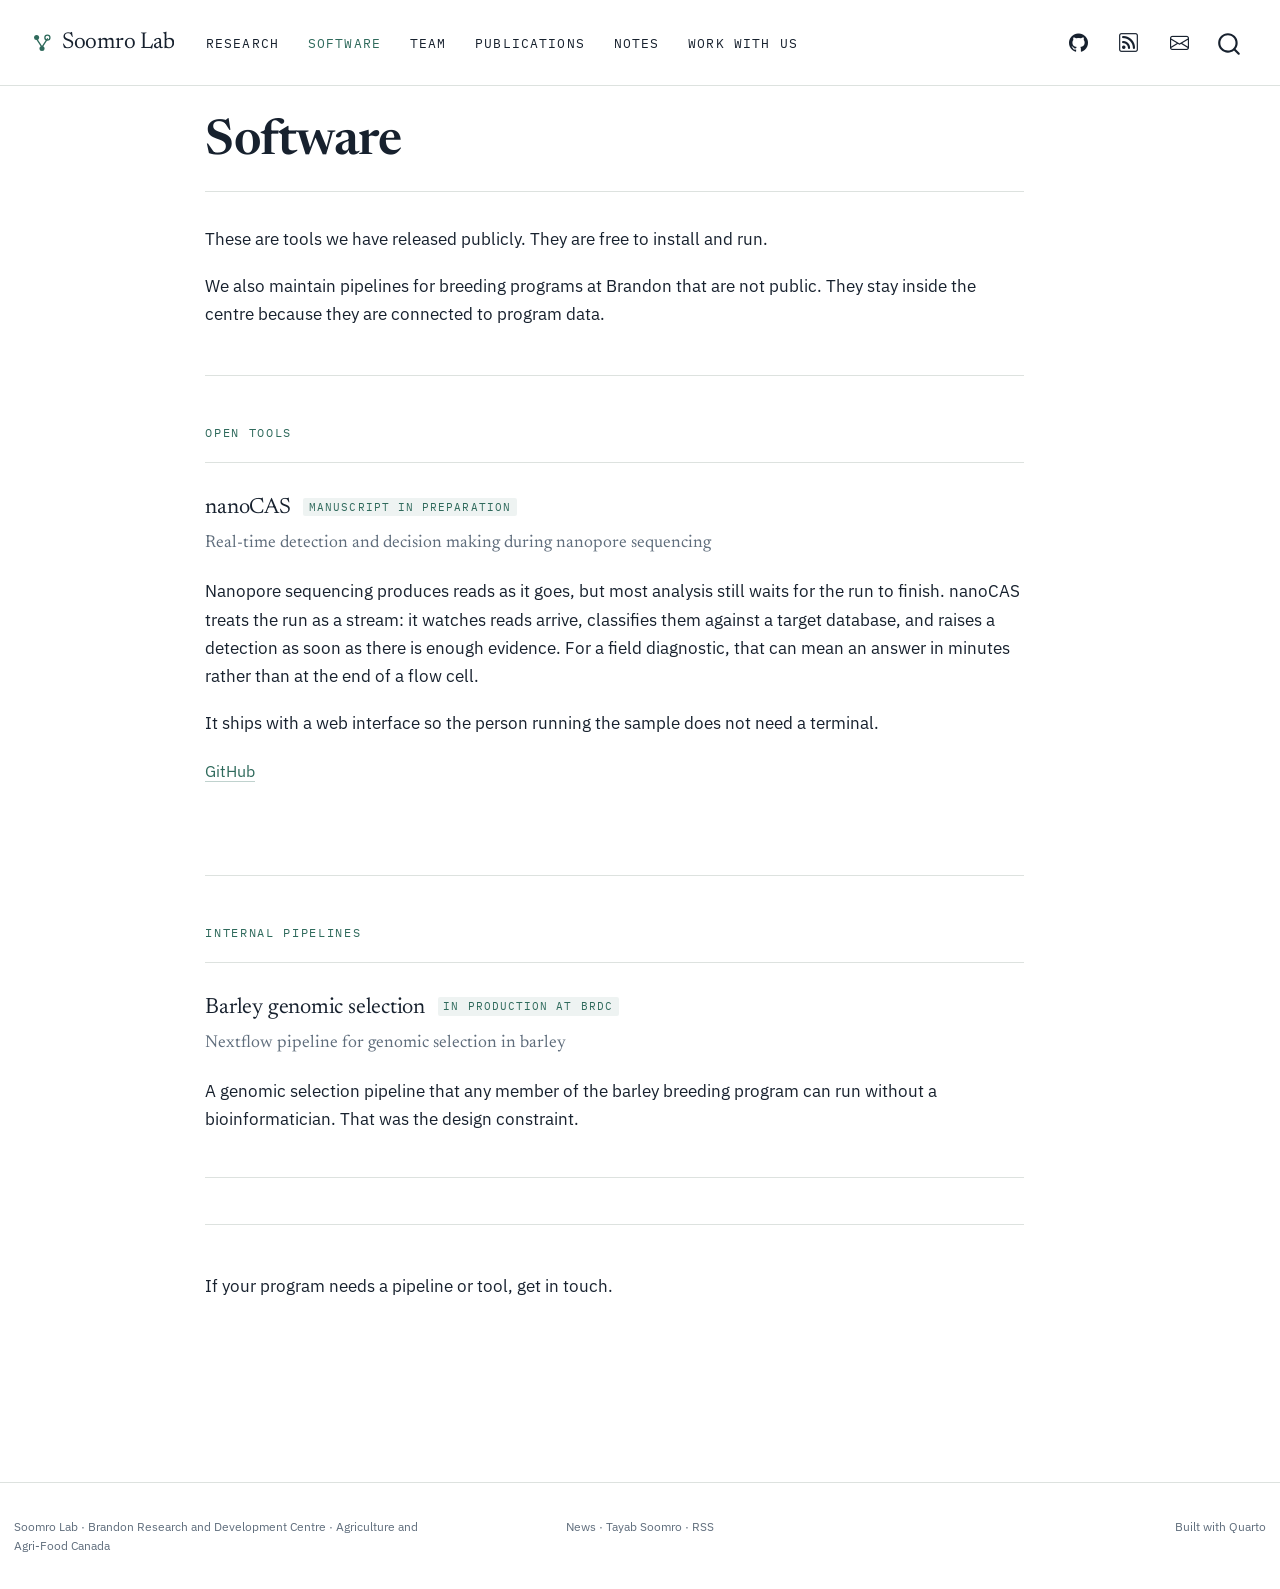
<file: docs/software.html>
<!DOCTYPE html>
<html xmlns="http://www.w3.org/1999/xhtml" lang="en" xml:lang="en"><head>

<meta charset="utf-8">
<meta name="generator" content="quarto-1.9.38">

<meta name="viewport" content="width=device-width, initial-scale=1.0, user-scalable=yes">


<title>Software – Soomro Lab</title>
<style>
/* Default styles provided by pandoc.
** See https://pandoc.org/MANUAL.html#variables-for-html for config info.
*/
code{white-space: pre-wrap;}
span.smallcaps{font-variant: small-caps;}
div.columns{display: flex; gap: min(4vw, 1.5em);}
div.column{flex: auto; overflow-x: auto;}
div.hanging-indent{margin-left: 1.5em; text-indent: -1.5em;}
ul.task-list{list-style: none;}
ul.task-list li input[type="checkbox"] {
  width: 0.8em;
  margin: 0 0.8em 0.2em -1em; /* quarto-specific, see https://github.com/quarto-dev/quarto-cli/issues/4556 */ 
  vertical-align: middle;
}
</style>


<script src="site_libs/quarto-nav/quarto-nav.js"></script>
<script src="site_libs/quarto-nav/headroom.min.js"></script>
<script src="site_libs/clipboard/clipboard.min.js"></script>
<script src="site_libs/quarto-search/autocomplete.umd.js"></script>
<script src="site_libs/quarto-search/fuse.min.js"></script>
<script src="site_libs/quarto-search/quarto-search.js"></script>
<meta name="quarto:offset" content="./">
<link href="./images/favicon.png" rel="icon" type="image/png">
<script src="site_libs/quarto-html/quarto.js" type="module"></script>
<script src="site_libs/quarto-html/tabsets/tabsets.js" type="module"></script>
<script src="site_libs/quarto-html/popper.min.js"></script>
<script src="site_libs/quarto-html/tippy.umd.min.js"></script>
<link href="site_libs/quarto-html/tippy.css" rel="stylesheet">
<link href="site_libs/quarto-html/quarto-syntax-highlighting-18eeef7e313107c10b6b051a6734352e.css" rel="stylesheet" id="quarto-text-highlighting-styles">
<script src="site_libs/bootstrap/bootstrap.min.js"></script>
<link href="site_libs/bootstrap/bootstrap-icons.css" rel="stylesheet">
<link href="site_libs/bootstrap/bootstrap-54711d67d5996e08263c3e0d81db8ddc.min.css" rel="stylesheet" append-hash="true" id="quarto-bootstrap" data-mode="light">
<script id="quarto-search-options" type="application/json">{
  "location": "navbar",
  "copy-button": false,
  "collapse-after": 3,
  "panel-placement": "end",
  "type": "overlay",
  "limit": 50,
  "keyboard-shortcut": [
    "f",
    "/",
    "s"
  ],
  "show-item-context": false,
  "language": {
    "search-no-results-text": "No results",
    "search-matching-documents-text": "matching documents",
    "search-copy-link-title": "Copy link to search",
    "search-hide-matches-text": "Hide additional matches",
    "search-more-match-text": "more match in this document",
    "search-more-matches-text": "more matches in this document",
    "search-clear-button-title": "Clear",
    "search-text-placeholder": "",
    "search-detached-cancel-button-title": "Cancel",
    "search-submit-button-title": "Submit",
    "search-label": "Search"
  }
}</script>
<style>html{ scroll-behavior: smooth; }</style>
<!-- Google tag (gtag.js) -->
<script async="" src="https://www.googletagmanager.com/gtag/js?id=G-F11EKVTXD4"></script>
<script>
  window.dataLayer = window.dataLayer || [];
  function gtag(){dataLayer.push(arguments);}
  gtag('js', new Date());

  gtag('config', 'G-F11EKVTXD4');
</script>


<meta property="og:title" content="Software – Soomro Lab">
<meta property="og:description" content="Bioinformatics for plant breeding at Agriculture and Agri-Food Canada’s Brandon Research and Development Centre.">
<meta property="og:image" content="https://soomrolab.com/images/og-image.png">
<meta property="og:site_name" content="Soomro Lab">
<meta property="og:locale" content="en_CA">
<meta property="og:image:height" content="630">
<meta property="og:image:width" content="1200">
<meta name="twitter:title" content="Software – Soomro Lab">
<meta name="twitter:description" content="Bioinformatics for plant breeding at Agriculture and Agri-Food Canada’s Brandon Research and Development Centre.">
<meta name="twitter:image" content="https://soomrolab.com/images/og-image.png">
<meta name="twitter:card" content="summary_large_image">
<meta name="twitter:image-height" content="630">
<meta name="twitter:image-width" content="1200">
</head>

<body class="nav-fixed fullcontent quarto-light">

<div id="quarto-search-results"></div>
  <header id="quarto-header" class="headroom fixed-top">
    <nav class="navbar navbar-expand-lg " data-bs-theme="dark">
      <div class="navbar-container container-fluid">
      <div class="navbar-brand-container mx-auto">
    <a href="./index.html" class="navbar-brand navbar-brand-logo">
    <img src="./images/logo.svg" alt="Soomro Lab" class="navbar-logo light-content">
    <img src="./images/logo.svg" alt="Soomro Lab" class="navbar-logo dark-content">
    </a>
    <a class="navbar-brand" href="./index.html">
    <span class="navbar-title">Soomro Lab</span>
    </a>
  </div>
            <div id="quarto-search" class="" title="Search"></div>
          <button class="navbar-toggler" type="button" data-bs-toggle="collapse" data-bs-target="#navbarCollapse" aria-controls="navbarCollapse" role="menu" aria-expanded="false" aria-label="Toggle navigation" onclick="if (window.quartoToggleHeadroom) { window.quartoToggleHeadroom(); }">
  <span class="navbar-toggler-icon"></span>
</button>
          <div class="collapse navbar-collapse" id="navbarCollapse">
            <ul class="navbar-nav navbar-nav-scroll me-auto">
  <li class="nav-item">
    <a class="nav-link" href="./research.html"> 
<span class="menu-text">Research</span></a>
  </li>  
  <li class="nav-item">
    <a class="nav-link active" href="./software.html" aria-current="page"> 
<span class="menu-text">Software</span></a>
  </li>  
  <li class="nav-item">
    <a class="nav-link" href="./people.html"> 
<span class="menu-text">Team</span></a>
  </li>  
  <li class="nav-item">
    <a class="nav-link" href="./publications.html"> 
<span class="menu-text">Publications</span></a>
  </li>  
  <li class="nav-item">
    <a class="nav-link" href="./blog/index.html"> 
<span class="menu-text">Notes</span></a>
  </li>  
  <li class="nav-item">
    <a class="nav-link" href="./join.html"> 
<span class="menu-text">Work with us</span></a>
  </li>  
</ul>
            <ul class="navbar-nav navbar-nav-scroll ms-auto">
  <li class="nav-item compact">
    <a class="nav-link" href="https://github.com/tayabsoomro"> <i class="bi bi-github" role="img" aria-label="GitHub">
</i> 
<span class="menu-text"></span></a>
  </li>  
  <li class="nav-item compact">
    <a class="nav-link" href="./blog/index.xml"> <i class="bi bi-rss" role="img" aria-label="RSS">
</i> 
<span class="menu-text"></span></a>
  </li>  
  <li class="nav-item compact">
    <a class="nav-link" href="mailto:tayab.soomro@agr.gc.ca"> <i class="bi bi-envelope" role="img" aria-label="Email">
</i> 
<span class="menu-text"></span></a>
  </li>  
</ul>
          </div> <!-- /navcollapse -->
            <div class="quarto-navbar-tools">
</div>
      </div> <!-- /container-fluid -->
    </nav>
</header>
<!-- content -->
<div id="quarto-content" class="quarto-container page-columns page-rows-contents page-layout-article page-navbar">
<!-- sidebar -->
<!-- margin-sidebar -->
    
<!-- main -->
<main class="content" id="quarto-document-content">

<header id="title-block-header" class="quarto-title-block default">
<div class="quarto-title">
<h1 class="title">Software</h1>
</div>



<div class="quarto-title-meta">

    
  
    
  </div>
  


</header>


<!-- Machinery. Edit _content/software.yml instead of this file. -->
<p>These are tools we have released publicly. They are free to install and run.</p>
<p>We also maintain pipelines for breeding programs at Brandon that are not public. They stay inside the centre because they are connected to program data.</p>
<hr>
<p><span class="eyebrow">Open tools</span></p>
<div class="tool">
<p><span class="tool-name">nanoCAS</span> <span class="tool-status">Manuscript in preparation</span></p>
<p><span class="tool-tagline">Real-time detection and decision making during nanopore sequencing</span></p>
<p>Nanopore sequencing produces reads as it goes, but most analysis still waits for the run to finish. nanoCAS treats the run as a stream: it watches reads arrive, classifies them against a target database, and raises a detection as soon as there is enough evidence. For a field diagnostic, that can mean an answer in minutes rather than at the end of a flow cell.</p>
<p>It ships with a web interface so the person running the sample does not need a terminal.</p>
<p><span class="subtle"><a href="https://github.com/tayabsoomro/nanoCAS">GitHub</a></span></p>
</div>
<hr>
<p><span class="eyebrow">Internal pipelines</span></p>
<div class="tool">
<p><span class="tool-name">Barley genomic selection</span> <span class="tool-status">In production at BRDC</span></p>
<p><span class="tool-tagline">Nextflow pipeline for genomic selection in barley</span></p>
<p>A genomic selection pipeline that any member of the barley breeding program can run without a bioinformatician. That was the design constraint.</p>
</div>
<hr>
<p>If your program needs a pipeline or tool, get in touch.</p>



</main> <!-- /main -->
<script id="quarto-html-after-body" type="application/javascript">
  window.document.addEventListener("DOMContentLoaded", function (event) {
    const isCodeAnnotation = (el) => {
      for (const clz of el.classList) {
        if (clz.startsWith('code-annotation-')) {                     
          return true;
        }
      }
      return false;
    }
    const onCopySuccess = function(e) {
      // button target
      const button = e.trigger;
      // don't keep focus
      button.blur();
      // flash "checked"
      button.classList.add('code-copy-button-checked');
      var currentTitle = button.getAttribute("title");
      button.setAttribute("title", "Copied!");
      let tooltip;
      if (window.bootstrap) {
        button.setAttribute("data-bs-toggle", "tooltip");
        button.setAttribute("data-bs-placement", "left");
        button.setAttribute("data-bs-title", "Copied!");
        tooltip = new bootstrap.Tooltip(button, 
          { trigger: "manual", 
            customClass: "code-copy-button-tooltip",
            offset: [0, -8]});
        tooltip.show();    
      }
      setTimeout(function() {
        if (tooltip) {
          tooltip.hide();
          button.removeAttribute("data-bs-title");
          button.removeAttribute("data-bs-toggle");
          button.removeAttribute("data-bs-placement");
        }
        button.setAttribute("title", currentTitle);
        button.classList.remove('code-copy-button-checked');
      }, 1000);
      // clear code selection
      e.clearSelection();
    }
    const getTextToCopy = function(trigger) {
      const outerScaffold = trigger.parentElement.cloneNode(true);
      const codeEl = outerScaffold.querySelector('code');
      for (const childEl of codeEl.children) {
        if (isCodeAnnotation(childEl)) {
          childEl.remove();
        }
      }
      return codeEl.innerText;
    }
    const clipboard = new window.ClipboardJS('.code-copy-button:not([data-in-quarto-modal])', {
      text: getTextToCopy
    });
    clipboard.on('success', onCopySuccess);
    if (window.document.getElementById('quarto-embedded-source-code-modal')) {
      const clipboardModal = new window.ClipboardJS('.code-copy-button[data-in-quarto-modal]', {
        text: getTextToCopy,
        container: window.document.getElementById('quarto-embedded-source-code-modal')
      });
      clipboardModal.on('success', onCopySuccess);
    }
      var localhostRegex = new RegExp(/^(?:http|https):\/\/localhost\:?[0-9]*\//);
      var mailtoRegex = new RegExp(/^mailto:/);
        var filterRegex = new RegExp("https:\/\/soomrolab\.com");
      var isInternal = (href) => {
          return filterRegex.test(href) || localhostRegex.test(href) || mailtoRegex.test(href);
      }
      // Inspect non-navigation links and adorn them if external
     var links = window.document.querySelectorAll('a[href]:not(.nav-link):not(.navbar-brand):not(.toc-action):not(.sidebar-link):not(.sidebar-item-toggle):not(.pagination-link):not(.no-external):not([aria-hidden]):not(.dropdown-item):not(.quarto-navigation-tool):not(.about-link)');
      for (var i=0; i<links.length; i++) {
        const link = links[i];
        if (!isInternal(link.href)) {
          // undo the damage that might have been done by quarto-nav.js in the case of
          // links that we want to consider external
          if (link.dataset.originalHref !== undefined) {
            link.href = link.dataset.originalHref;
          }
            // target, if specified
            link.setAttribute("target", "_blank");
            if (link.getAttribute("rel") === null) {
              link.setAttribute("rel", "noopener");
            }
        }
      }
    function tippyHover(el, contentFn, onTriggerFn, onUntriggerFn) {
      const config = {
        allowHTML: true,
        maxWidth: 500,
        delay: 100,
        arrow: false,
        appendTo: function(el) {
            return el.parentElement;
        },
        interactive: true,
        interactiveBorder: 10,
        theme: 'quarto',
        placement: 'bottom-start',
      };
      if (contentFn) {
        config.content = contentFn;
      }
      if (onTriggerFn) {
        config.onTrigger = onTriggerFn;
      }
      if (onUntriggerFn) {
        config.onUntrigger = onUntriggerFn;
      }
      window.tippy(el, config); 
    }
    const noterefs = window.document.querySelectorAll('a[role="doc-noteref"]');
    for (var i=0; i<noterefs.length; i++) {
      const ref = noterefs[i];
      tippyHover(ref, function() {
        // use id or data attribute instead here
        let href = ref.getAttribute('data-footnote-href') || ref.getAttribute('href');
        try { href = new URL(href).hash; } catch {}
        const id = href.replace(/^#\/?/, "");
        const note = window.document.getElementById(id);
        if (note) {
          return note.innerHTML;
        } else {
          return "";
        }
      });
    }
    const xrefs = window.document.querySelectorAll('a.quarto-xref');
    const processXRef = (id, note) => {
      // Strip column container classes
      const stripColumnClz = (el) => {
        el.classList.remove("page-full", "page-columns");
        if (el.children) {
          for (const child of el.children) {
            stripColumnClz(child);
          }
        }
      }
      stripColumnClz(note)
      if (id === null || id.startsWith('sec-')) {
        // Special case sections, only their first couple elements
        const container = document.createElement("div");
        if (note.children && note.children.length > 2) {
          container.appendChild(note.children[0].cloneNode(true));
          for (let i = 1; i < note.children.length; i++) {
            const child = note.children[i];
            if (child.tagName === "P" && child.innerText === "") {
              continue;
            } else {
              container.appendChild(child.cloneNode(true));
              break;
            }
          }
          if (window.Quarto?.typesetMath) {
            window.Quarto.typesetMath(container);
          }
          return container.innerHTML
        } else {
          if (window.Quarto?.typesetMath) {
            window.Quarto.typesetMath(note);
          }
          return note.innerHTML;
        }
      } else {
        // Remove any anchor links if they are present
        const anchorLink = note.querySelector('a.anchorjs-link');
        if (anchorLink) {
          anchorLink.remove();
        }
        if (window.Quarto?.typesetMath) {
          window.Quarto.typesetMath(note);
        }
        if (note.classList.contains("callout")) {
          return note.outerHTML;
        } else {
          return note.innerHTML;
        }
      }
    }
    for (var i=0; i<xrefs.length; i++) {
      const xref = xrefs[i];
      tippyHover(xref, undefined, function(instance) {
        instance.disable();
        let url = xref.getAttribute('href');
        let hash = undefined; 
        if (url.startsWith('#')) {
          hash = url;
        } else {
          try { hash = new URL(url).hash; } catch {}
        }
        if (hash) {
          const id = hash.replace(/^#\/?/, "");
          const note = window.document.getElementById(id);
          if (note !== null) {
            try {
              const html = processXRef(id, note.cloneNode(true));
              instance.setContent(html);
            } finally {
              instance.enable();
              instance.show();
            }
          } else {
            // See if we can fetch this
            fetch(url.split('#')[0])
            .then(res => res.text())
            .then(html => {
              const parser = new DOMParser();
              const htmlDoc = parser.parseFromString(html, "text/html");
              const note = htmlDoc.getElementById(id);
              if (note !== null) {
                const html = processXRef(id, note);
                instance.setContent(html);
              } 
            }).finally(() => {
              instance.enable();
              instance.show();
            });
          }
        } else {
          // See if we can fetch a full url (with no hash to target)
          // This is a special case and we should probably do some content thinning / targeting
          fetch(url)
          .then(res => res.text())
          .then(html => {
            const parser = new DOMParser();
            const htmlDoc = parser.parseFromString(html, "text/html");
            const note = htmlDoc.querySelector('main.content');
            if (note !== null) {
              // This should only happen for chapter cross references
              // (since there is no id in the URL)
              // remove the first header
              if (note.children.length > 0 && note.children[0].tagName === "HEADER") {
                note.children[0].remove();
              }
              const html = processXRef(null, note);
              instance.setContent(html);
            } 
          }).finally(() => {
            instance.enable();
            instance.show();
          });
        }
      }, function(instance) {
      });
    }
        let selectedAnnoteEl;
        const selectorForAnnotation = ( cell, annotation) => {
          let cellAttr = 'data-code-cell="' + cell + '"';
          let lineAttr = 'data-code-annotation="' +  annotation + '"';
          const selector = 'span[' + cellAttr + '][' + lineAttr + ']';
          return selector;
        }
        const selectCodeLines = (annoteEl) => {
          const doc = window.document;
          const targetCell = annoteEl.getAttribute("data-target-cell");
          const targetAnnotation = annoteEl.getAttribute("data-target-annotation");
          const annoteSpan = window.document.querySelector(selectorForAnnotation(targetCell, targetAnnotation));
          const lines = annoteSpan.getAttribute("data-code-lines").split(",");
          const lineIds = lines.map((line) => {
            return targetCell + "-" + line;
          })
          let top = null;
          let height = null;
          let parent = null;
          if (lineIds.length > 0) {
              //compute the position of the single el (top and bottom and make a div)
              const el = window.document.getElementById(lineIds[0]);
              top = el.offsetTop;
              height = el.offsetHeight;
              parent = el.parentElement.parentElement;
            if (lineIds.length > 1) {
              const lastEl = window.document.getElementById(lineIds[lineIds.length - 1]);
              const bottom = lastEl.offsetTop + lastEl.offsetHeight;
              height = bottom - top;
            }
            if (top !== null && height !== null && parent !== null) {
              // cook up a div (if necessary) and position it 
              let div = window.document.getElementById("code-annotation-line-highlight");
              if (div === null) {
                div = window.document.createElement("div");
                div.setAttribute("id", "code-annotation-line-highlight");
                div.style.position = 'absolute';
                parent.appendChild(div);
              }
              div.style.top = top - 2 + "px";
              div.style.height = height + 4 + "px";
              div.style.left = 0;
              let gutterDiv = window.document.getElementById("code-annotation-line-highlight-gutter");
              if (gutterDiv === null) {
                gutterDiv = window.document.createElement("div");
                gutterDiv.setAttribute("id", "code-annotation-line-highlight-gutter");
                gutterDiv.style.position = 'absolute';
                const codeCell = window.document.getElementById(targetCell);
                const gutter = codeCell.querySelector('.code-annotation-gutter');
                gutter.appendChild(gutterDiv);
              }
              gutterDiv.style.top = top - 2 + "px";
              gutterDiv.style.height = height + 4 + "px";
            }
            selectedAnnoteEl = annoteEl;
          }
        };
        const unselectCodeLines = () => {
          const elementsIds = ["code-annotation-line-highlight", "code-annotation-line-highlight-gutter"];
          elementsIds.forEach((elId) => {
            const div = window.document.getElementById(elId);
            if (div) {
              div.remove();
            }
          });
          selectedAnnoteEl = undefined;
        };
          // Handle positioning of the toggle
      window.addEventListener(
        "resize",
        throttle(() => {
          elRect = undefined;
          if (selectedAnnoteEl) {
            selectCodeLines(selectedAnnoteEl);
          }
        }, 10)
      );
      function throttle(fn, ms) {
      let throttle = false;
      let timer;
        return (...args) => {
          if(!throttle) { // first call gets through
              fn.apply(this, args);
              throttle = true;
          } else { // all the others get throttled
              if(timer) clearTimeout(timer); // cancel #2
              timer = setTimeout(() => {
                fn.apply(this, args);
                timer = throttle = false;
              }, ms);
          }
        };
      }
        // Attach click handler to the DT
        const annoteDls = window.document.querySelectorAll('dt[data-target-cell]');
        for (const annoteDlNode of annoteDls) {
          annoteDlNode.addEventListener('click', (event) => {
            const clickedEl = event.target;
            if (clickedEl !== selectedAnnoteEl) {
              unselectCodeLines();
              const activeEl = window.document.querySelector('dt[data-target-cell].code-annotation-active');
              if (activeEl) {
                activeEl.classList.remove('code-annotation-active');
              }
              selectCodeLines(clickedEl);
              clickedEl.classList.add('code-annotation-active');
            } else {
              // Unselect the line
              unselectCodeLines();
              clickedEl.classList.remove('code-annotation-active');
            }
          });
        }
    const findCites = (el) => {
      const parentEl = el.parentElement;
      if (parentEl) {
        const cites = parentEl.dataset.cites;
        if (cites) {
          return {
            el,
            cites: cites.split(' ')
          };
        } else {
          return findCites(el.parentElement)
        }
      } else {
        return undefined;
      }
    };
    var bibliorefs = window.document.querySelectorAll('a[role="doc-biblioref"]');
    for (var i=0; i<bibliorefs.length; i++) {
      const ref = bibliorefs[i];
      const citeInfo = findCites(ref);
      if (citeInfo) {
        tippyHover(citeInfo.el, function() {
          var popup = window.document.createElement('div');
          citeInfo.cites.forEach(function(cite) {
            var citeDiv = window.document.createElement('div');
            citeDiv.classList.add('hanging-indent');
            citeDiv.classList.add('csl-entry');
            var biblioDiv = window.document.getElementById('ref-' + cite);
            if (biblioDiv) {
              citeDiv.innerHTML = biblioDiv.innerHTML;
            }
            popup.appendChild(citeDiv);
          });
          return popup.innerHTML;
        });
      }
    }
  });
  </script>
</div> <!-- /content -->
<footer class="footer">
  <div class="nav-footer">
    <div class="nav-footer-left">
<p>Soomro Lab · <a href="https://agriculture.canada.ca/en/science/agriculture-and-agri-food-research-centres/brandon-research-and-development-centre">Brandon Research and Development Centre</a> · Agriculture and Agri-Food Canada</p>
</div>   
    <div class="nav-footer-center">
<p><a href="./news.html">News</a> · <a href="./about.html">Tayab Soomro</a> · <a href="./blog/index.xml">RSS</a></p>
</div>
    <div class="nav-footer-right">
<p>Built with <a href="https://quarto.org">Quarto</a></p>
</div>
  </div>
</footer>




<script src="site_libs/quarto-html/zenscroll-min.js"></script>
</body></html>
</file>
<file: docs/site_libs/quarto-html/tippy.css>
.tippy-box[data-animation=fade][data-state=hidden]{opacity:0}[data-tippy-root]{max-width:calc(100vw - 10px)}.tippy-box{position:relative;background-color:#333;color:#fff;border-radius:4px;font-size:14px;line-height:1.4;white-space:normal;outline:0;transition-property:transform,visibility,opacity}.tippy-box[data-placement^=top]>.tippy-arrow{bottom:0}.tippy-box[data-placement^=top]>.tippy-arrow:before{bottom:-7px;left:0;border-width:8px 8px 0;border-top-color:initial;transform-origin:center top}.tippy-box[data-placement^=bottom]>.tippy-arrow{top:0}.tippy-box[data-placement^=bottom]>.tippy-arrow:before{top:-7px;left:0;border-width:0 8px 8px;border-bottom-color:initial;transform-origin:center bottom}.tippy-box[data-placement^=left]>.tippy-arrow{right:0}.tippy-box[data-placement^=left]>.tippy-arrow:before{border-width:8px 0 8px 8px;border-left-color:initial;right:-7px;transform-origin:center left}.tippy-box[data-placement^=right]>.tippy-arrow{left:0}.tippy-box[data-placement^=right]>.tippy-arrow:before{left:-7px;border-width:8px 8px 8px 0;border-right-color:initial;transform-origin:center right}.tippy-box[data-inertia][data-state=visible]{transition-timing-function:cubic-bezier(.54,1.5,.38,1.11)}.tippy-arrow{width:16px;height:16px;color:#333}.tippy-arrow:before{content:"";position:absolute;border-color:transparent;border-style:solid}.tippy-content{position:relative;padding:5px 9px;z-index:1}
</file>
<file: docs/site_libs/quarto-html/quarto-syntax-highlighting-18eeef7e313107c10b6b051a6734352e.css>
/* quarto syntax highlight colors */
:root {
  --quarto-hl-ot-color: #003B4F;
  --quarto-hl-at-color: #657422;
  --quarto-hl-ss-color: #20794D;
  --quarto-hl-an-color: #5E5E5E;
  --quarto-hl-fu-color: #4758AB;
  --quarto-hl-st-color: #20794D;
  --quarto-hl-cf-color: #003B4F;
  --quarto-hl-op-color: #5E5E5E;
  --quarto-hl-er-color: #AD0000;
  --quarto-hl-bn-color: #AD0000;
  --quarto-hl-al-color: #AD0000;
  --quarto-hl-va-color: #111111;
  --quarto-hl-bu-color: inherit;
  --quarto-hl-ex-color: inherit;
  --quarto-hl-pp-color: #AD0000;
  --quarto-hl-in-color: #5E5E5E;
  --quarto-hl-vs-color: #20794D;
  --quarto-hl-wa-color: #5E5E5E;
  --quarto-hl-do-color: #5E5E5E;
  --quarto-hl-im-color: #00769E;
  --quarto-hl-ch-color: #20794D;
  --quarto-hl-dt-color: #AD0000;
  --quarto-hl-fl-color: #AD0000;
  --quarto-hl-co-color: #5E5E5E;
  --quarto-hl-cv-color: #5E5E5E;
  --quarto-hl-cn-color: #8f5902;
  --quarto-hl-sc-color: #5E5E5E;
  --quarto-hl-dv-color: #AD0000;
  --quarto-hl-kw-color: #003B4F;
}

/* other quarto variables */
:root {
  --quarto-font-monospace: "IBM Plex Mono", ui-monospace, SFMono-Regular, Menlo, monospace;
}

/* syntax highlight based on Pandoc's rules */
pre > code.sourceCode > span {
  color: #003B4F;
}

code.sourceCode > span {
  color: #003B4F;
}

div.sourceCode,
div.sourceCode pre.sourceCode {
  color: #003B4F;
}

/* Normal */
code span {
  color: #003B4F;
}

/* Alert */
code span.al {
  color: #AD0000;
  font-style: inherit;
}

/* Annotation */
code span.an {
  color: #5E5E5E;
  font-style: inherit;
}

/* Attribute */
code span.at {
  color: #657422;
  font-style: inherit;
}

/* BaseN */
code span.bn {
  color: #AD0000;
  font-style: inherit;
}

/* BuiltIn */
code span.bu {
  font-style: inherit;
}

/* ControlFlow */
code span.cf {
  color: #003B4F;
  font-weight: bold;
  font-style: inherit;
}

/* Char */
code span.ch {
  color: #20794D;
  font-style: inherit;
}

/* Constant */
code span.cn {
  color: #8f5902;
  font-style: inherit;
}

/* Comment */
code span.co {
  color: #5E5E5E;
  font-style: inherit;
}

/* CommentVar */
code span.cv {
  color: #5E5E5E;
  font-style: italic;
}

/* Documentation */
code span.do {
  color: #5E5E5E;
  font-style: italic;
}

/* DataType */
code span.dt {
  color: #AD0000;
  font-style: inherit;
}

/* DecVal */
code span.dv {
  color: #AD0000;
  font-style: inherit;
}

/* Error */
code span.er {
  color: #AD0000;
  font-style: inherit;
}

/* Extension */
code span.ex {
  font-style: inherit;
}

/* Float */
code span.fl {
  color: #AD0000;
  font-style: inherit;
}

/* Function */
code span.fu {
  color: #4758AB;
  font-style: inherit;
}

/* Import */
code span.im {
  color: #00769E;
  font-style: inherit;
}

/* Information */
code span.in {
  color: #5E5E5E;
  font-style: inherit;
}

/* Keyword */
code span.kw {
  color: #003B4F;
  font-weight: bold;
  font-style: inherit;
}

/* Operator */
code span.op {
  color: #5E5E5E;
  font-style: inherit;
}

/* Other */
code span.ot {
  color: #003B4F;
  font-style: inherit;
}

/* Preprocessor */
code span.pp {
  color: #AD0000;
  font-style: inherit;
}

/* SpecialChar */
code span.sc {
  color: #5E5E5E;
  font-style: inherit;
}

/* SpecialString */
code span.ss {
  color: #20794D;
  font-style: inherit;
}

/* String */
code span.st {
  color: #20794D;
  font-style: inherit;
}

/* Variable */
code span.va {
  color: #111111;
  font-style: inherit;
}

/* VerbatimString */
code span.vs {
  color: #20794D;
  font-style: inherit;
}

/* Warning */
code span.wa {
  color: #5E5E5E;
  font-style: italic;
}

.prevent-inlining {
  content: "</";
}

/*# sourceMappingURL=7b19342536f2b50c23b909a5cf3ff6f9.css.map */
</file>
